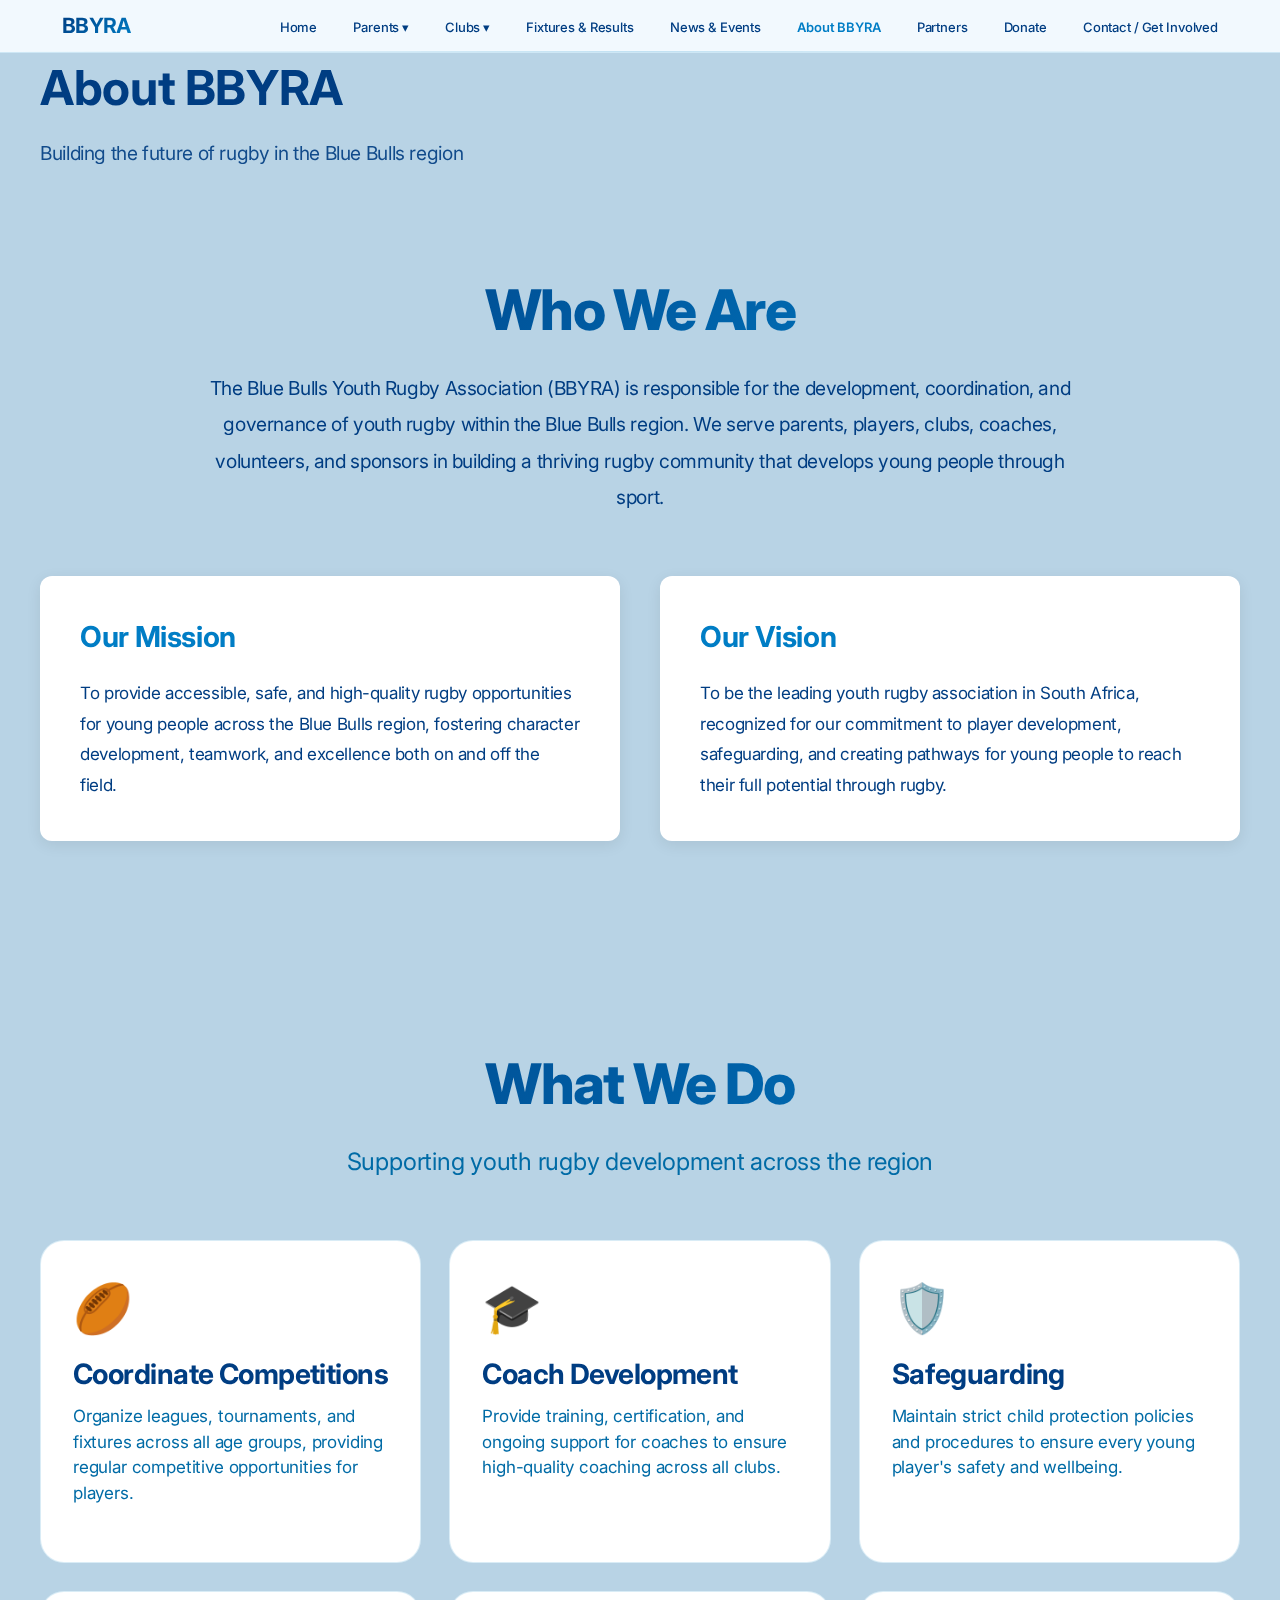
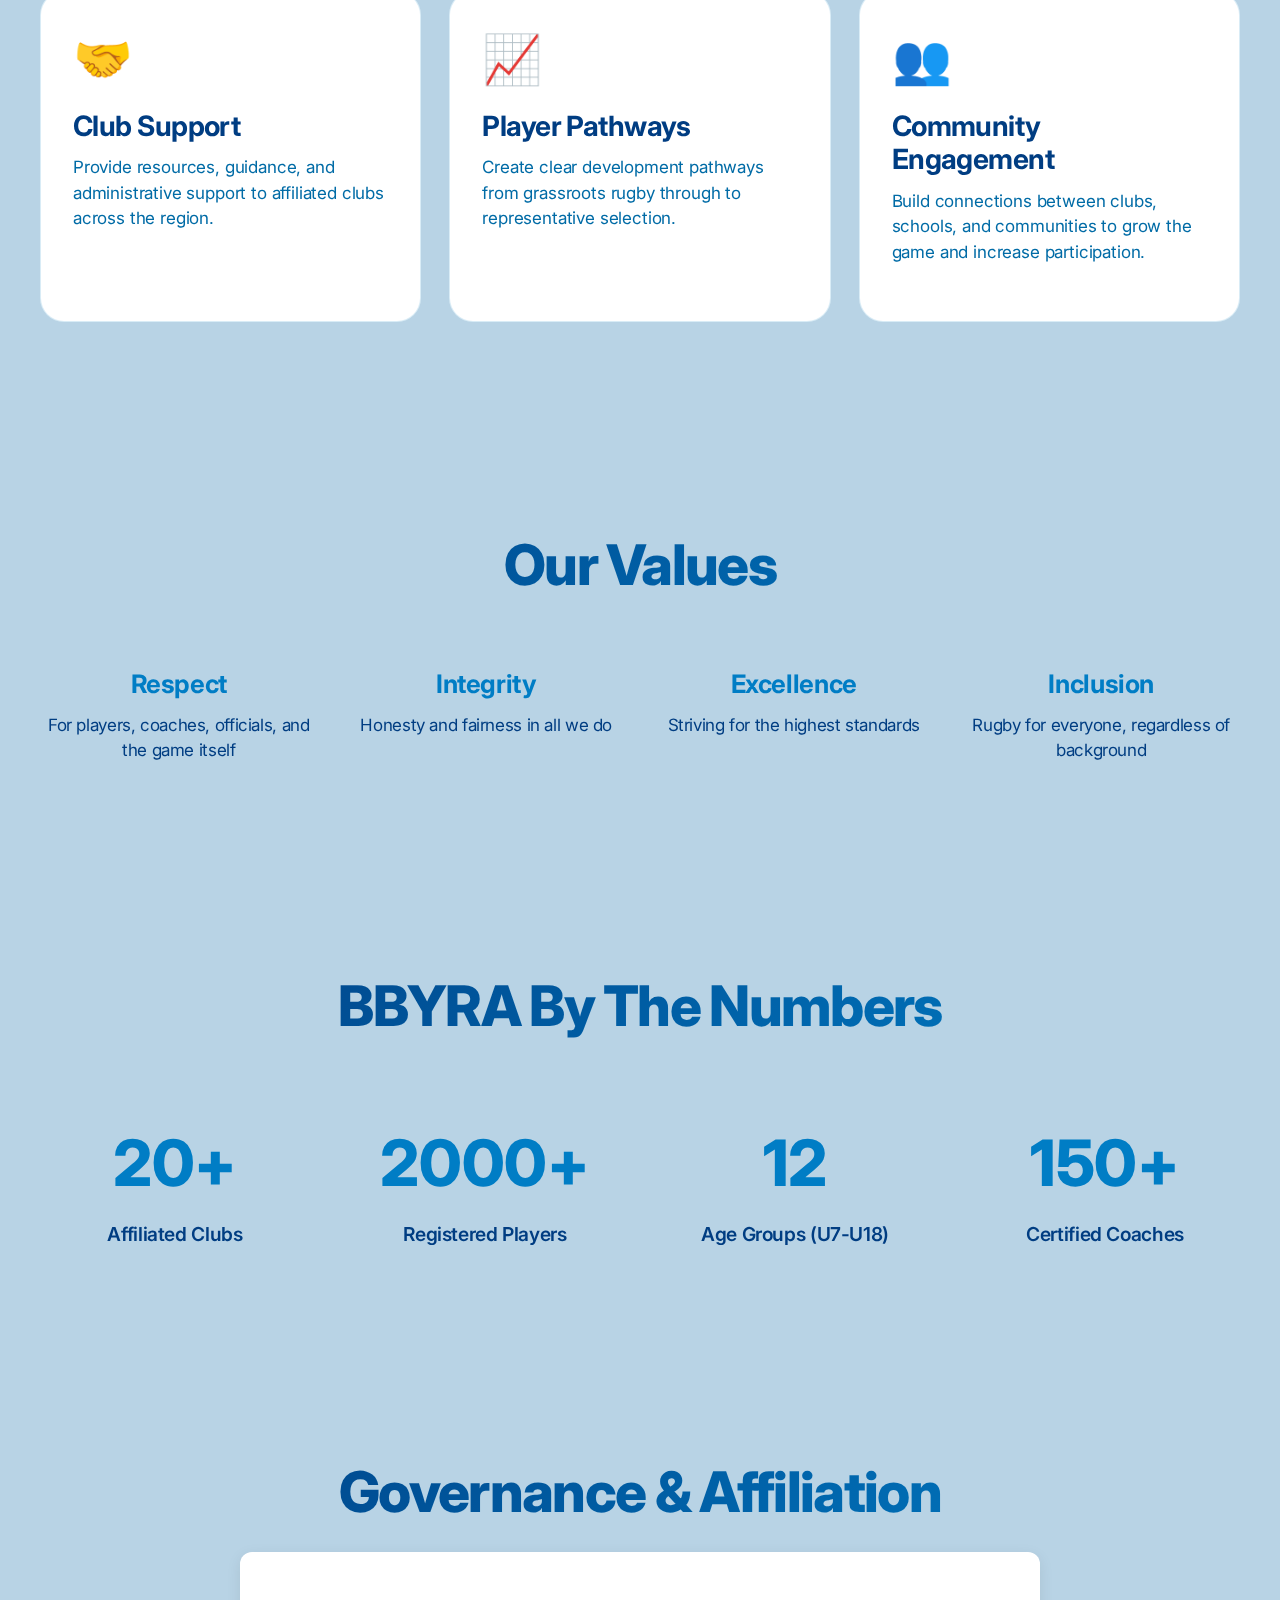
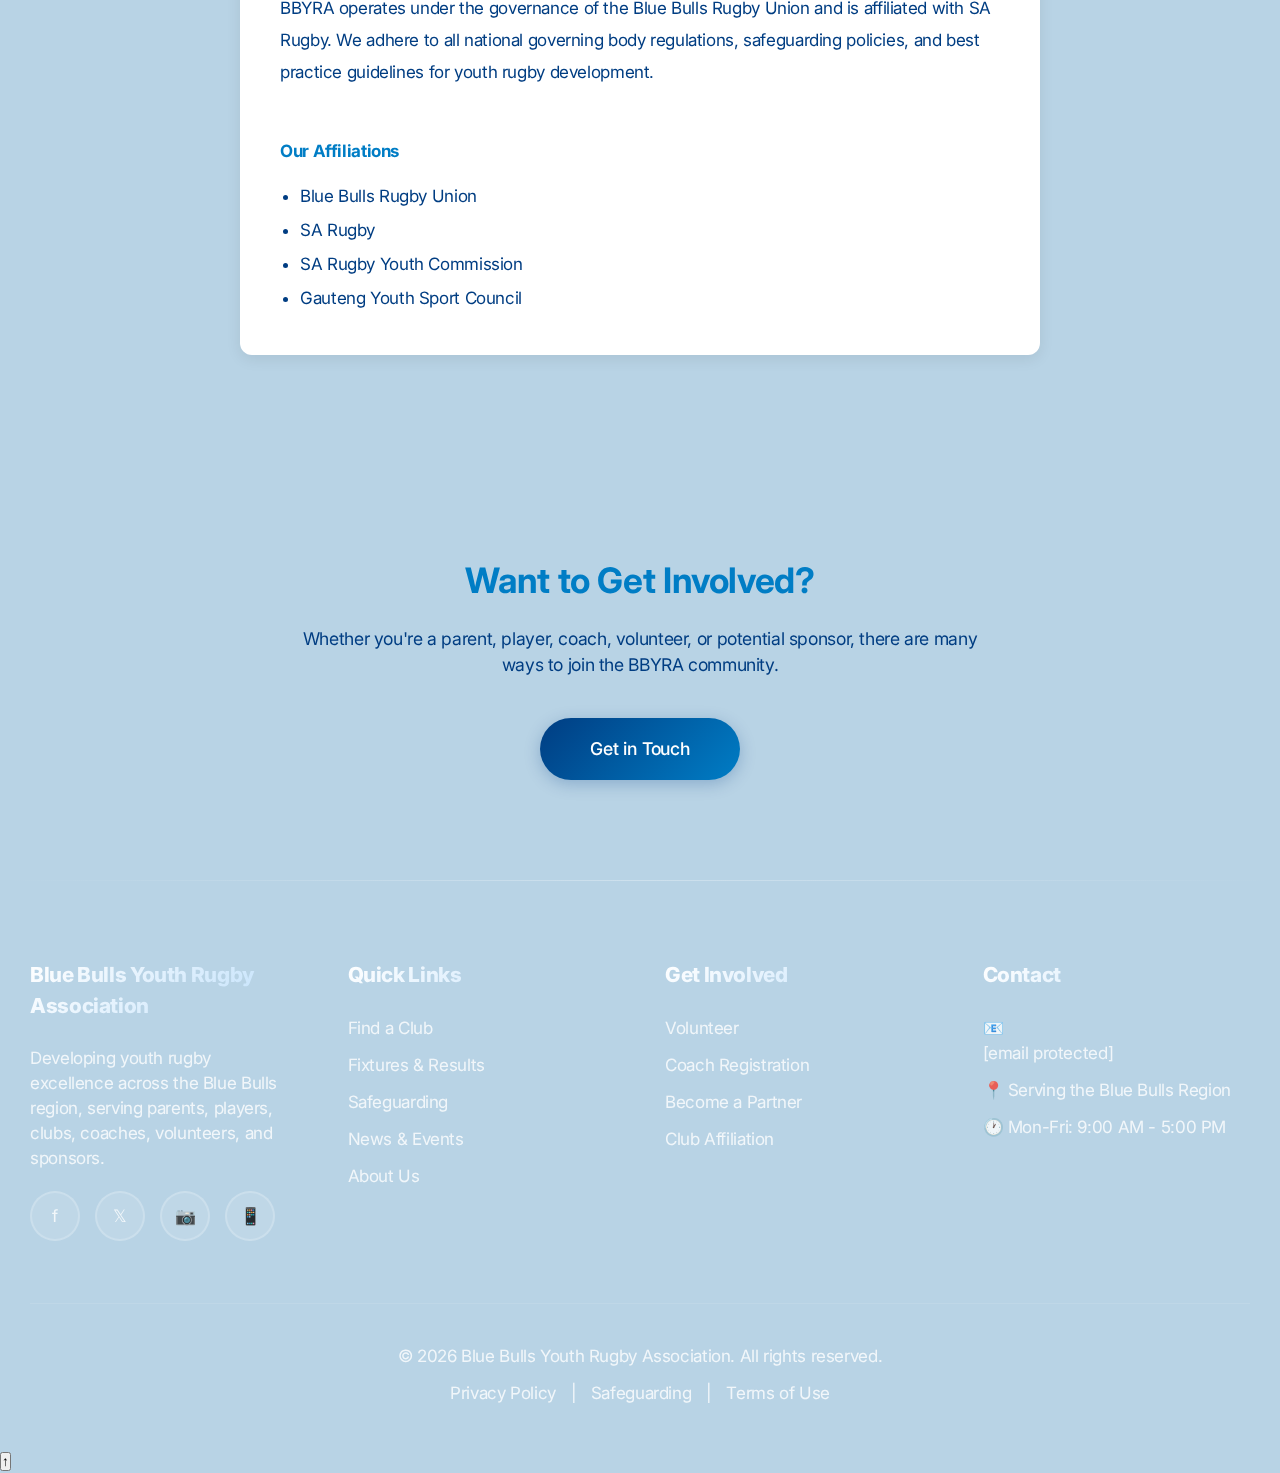
<file: about.html>
<!DOCTYPE html>
<html lang="en">
<head>
    <meta charset="UTF-8">
    <meta name="viewport" content="width=device-width, initial-scale=1.0">
    <title>About BBYRA | Blue Bulls Youth Rugby Association</title>
    <link rel="stylesheet" href="styles.css">
</head>
<body>
    <!-- Page Loader -->
    <div class="page-loader">
        <div class="loader-content">
            
            
            <div class="loader-spinner"></div>
        </div>
    </div>
    <!-- Navigation -->
    <nav class="navbar">
        <div class="nav-container">
            <a href="index.html" class="logo">BBYRA</a>
            <button class="mobile-menu-toggle" onclick="toggleMenu()">☰</button>
            <ul class="nav-menu" id="navMenu">
                <li><a href="index.html">Home</a></li>
                <li class="dropdown">
                    <a href="parents.html">Parents ▾</a>
                    <div class="dropdown-content">
                        <a href="parents.html">Parent Guide</a>
                        <a href="parents.html#how-it-works">How Youth Rugby Works</a>
                        <a href="parents.html#age-groups">Age Groups (U7–U18)</a>
                        <a href="safeguarding.html">Safety & Safeguarding</a>
                    </div>
                </li>
                <li class="dropdown">
                    <a href="clubs.html">Clubs ▾</a>
                    <div class="dropdown-content">
                        <a href="clubs.html">Affiliated Clubs</a>
                        <a href="clubs.html">Club Resources</a>
                    </div>
                </li>
                <li><a href="fixtures.html">Fixtures & Results</a></li>
                <li><a href="news.html">News & Events</a></li>
                <li><a href="about.html">About BBYRA</a></li>
                <li><a href="partners.html">Partners</a></li>
                <li><a href="donate.html">Donate</a></li>
                <li><a href="contact.html">Contact / Get Involved</a></li>
            </ul>
        </div>
    </nav>

    <!-- Page Header -->
    <section class="page-hero">
        <div class="container">
            <h1 style="font-size: 3rem; margin-bottom: 15px;">About BBYRA</h1>
            <p style="font-size: 1.2rem; opacity: 0.9;">Building the future of rugby in the Blue Bulls region</p>
        </div>
    </section>

    <!-- Mission & Vision -->
    <section class="section">
        <div class="container">
            <div style="max-width: 900px; margin: 0 auto;">
                <h2 class="section-title">Who We Are</h2>
                <p style="font-size: 1.2rem; line-height: 1.9; color: var(--txt-2); text-align: center; margin-bottom: 50px;">
                    The Blue Bulls Youth Rugby Association (BBYRA) is responsible for the development, coordination, and governance 
                    of youth rugby within the Blue Bulls region. We serve parents, players, clubs, coaches, volunteers, and sponsors 
                    in building a thriving rugby community that develops young people through sport.
                </p>
            </div>

            <div style="display: grid; grid-template-columns: repeat(auto-fit, minmax(300px, 1fr)); gap: 40px; margin-top: 60px;">
                <div style="background: white; padding: 40px; border-radius: 12px; box-shadow: 0 4px 15px rgba(0,0,0,0.08);">
                    <h3 style="color: #007DC5; margin-bottom: 20px; font-size: 1.8rem;">Our Mission</h3>
                    <p style="color: var(--txt-2); line-height: 1.8;">
                        To provide accessible, safe, and high-quality rugby opportunities for young people across the Blue Bulls region, 
                        fostering character development, teamwork, and excellence both on and off the field.
                    </p>
                </div>

                <div style="background: white; padding: 40px; border-radius: 12px; box-shadow: 0 4px 15px rgba(0,0,0,0.08);">
                    <h3 style="color: #007DC5; margin-bottom: 20px; font-size: 1.8rem;">Our Vision</h3>
                    <p style="color: var(--txt-2); line-height: 1.8;">
                        To be the leading youth rugby association in South Africa, recognized for our commitment to player development, 
                        safeguarding, and creating pathways for young people to reach their full potential through rugby.
                    </p>
                </div>
            </div>
        </div>
    </section>

    <!-- What We Do -->
    <section class="section bg-light">
        <div class="container">
            <h2 class="section-title">What We Do</h2>
            <p class="section-subtitle">Supporting youth rugby development across the region</p>

            <div class="card-grid">
                <div class="card">
                    <div class="card-content">
                        <div style="font-size: 3rem; color: #007DC5; margin-bottom: 15px;">🏉</div>
                        <h3>Coordinate Competitions</h3>
                        <p>Organize leagues, tournaments, and fixtures across all age groups, providing regular competitive opportunities for players.</p>
                    </div>
                </div>

                <div class="card">
                    <div class="card-content">
                        <div style="font-size: 3rem; color: #007DC5; margin-bottom: 15px;">🎓</div>
                        <h3>Coach Development</h3>
                        <p>Provide training, certification, and ongoing support for coaches to ensure high-quality coaching across all clubs.</p>
                    </div>
                </div>

                <div class="card">
                    <div class="card-content">
                        <div style="font-size: 3rem; color: #007DC5; margin-bottom: 15px;">🛡️</div>
                        <h3>Safeguarding</h3>
                        <p>Maintain strict child protection policies and procedures to ensure every young player's safety and wellbeing.</p>
                    </div>
                </div>

                <div class="card">
                    <div class="card-content">
                        <div style="font-size: 3rem; color: #007DC5; margin-bottom: 15px;">🤝</div>
                        <h3>Club Support</h3>
                        <p>Provide resources, guidance, and administrative support to affiliated clubs across the region.</p>
                    </div>
                </div>

                <div class="card">
                    <div class="card-content">
                        <div style="font-size: 3rem; color: #007DC5; margin-bottom: 15px;">📈</div>
                        <h3>Player Pathways</h3>
                        <p>Create clear development pathways from grassroots rugby through to representative selection.</p>
                    </div>
                </div>

                <div class="card">
                    <div class="card-content">
                        <div style="font-size: 3rem; color: #007DC5; margin-bottom: 15px;">👥</div>
                        <h3>Community Engagement</h3>
                        <p>Build connections between clubs, schools, and communities to grow the game and increase participation.</p>
                    </div>
                </div>
            </div>
        </div>
    </section>

    <!-- Our Values -->
    <section class="section">
        <div class="container">
            <h2 class="section-title">Our Values</h2>
            
            <div style="display: grid; grid-template-columns: repeat(auto-fit, minmax(250px, 1fr)); gap: 30px; margin-top: 40px;">
                <div style="text-align: center;">
                                      <h2 style="color: #007DC5; margin-bottom: 10px;">Respect</h2>
                    <p style="color: var(--txt-2);">For players, coaches, officials, and the game itself</p>
                </div>

                <div style="text-align: center;">
                    <h2 style="color: #007DC5; margin-bottom: 10px;">Integrity</h2>
                    <p style="color: var(--txt-2);">Honesty and fairness in all we do</p>
                </div>

                <div style="text-align: center;">
                    <h2 style="color: #007DC5; margin-bottom: 10px;">Excellence</h2>
                    <p style="color: var(--txt-2);">Striving for the highest standards</p>
                </div>

                <div style="text-align: center;">
                    <h2 style="color: #007DC5; margin-bottom: 10px;">Inclusion</h2>
                    <p style="color: var(--txt-2);">Rugby for everyone, regardless of background</p>
                </div>
            </div>
        </div>
    </section>

    <!-- By The Numbers -->
    <section class="section bg-light">
        <div class="container">
            <h2 class="section-title">BBYRA By The Numbers</h2>
            
            <div style="display: grid; grid-template-columns: repeat(auto-fit, minmax(200px, 1fr)); gap: 40px; margin-top: 50px; text-align: center;">
                <div>
                    <div style="font-size: 4rem; font-weight: 800; color: #007DC5; margin-bottom: 10px;">20+</div>
                    <p style="font-size: 1.2rem; color: var(--txt-2); font-weight: 600;">Affiliated Clubs</p>
                </div>

                <div>
                    <div style="font-size: 4rem; font-weight: 800; color: #007DC5; margin-bottom: 10px;">2000+</div>
                    <p style="font-size: 1.2rem; color: var(--txt-2); font-weight: 600;">Registered Players</p>
                </div>

                <div>
                    <div style="font-size: 4rem; font-weight: 800; color: #007DC5; margin-bottom: 10px;">12</div>
                    <p style="font-size: 1.2rem; color: var(--txt-2); font-weight: 600;">Age Groups (U7-U18)</p>
                </div>

                <div>
                    <div style="font-size: 4rem; font-weight: 800; color: #007DC5; margin-bottom: 10px;">150+</div>
                    <p style="font-size: 1.2rem; color: var(--txt-2); font-weight: 600;">Certified Coaches</p>
                </div>
            </div>
        </div>
    </section>

    <!-- Governance -->
    <section class="section">
        <div class="container">
            <h2 class="section-title">Governance & Affiliation</h2>
            
            <div style="max-width: 800px; margin: 0 auto;">
                <div style="background: white; padding: 40px; border-radius: 12px; box-shadow: 0 4px 15px rgba(0,0,0,0.08);">
                    <p style="color: var(--txt-2); line-height: 1.9; margin-bottom: 25px;">
                        BBYRA operates under the governance of the Blue Bulls Rugby Union and is affiliated with SA Rugby. 
                        We adhere to all national governing body regulations, safeguarding policies, and best practice guidelines 
                        for youth rugby development.
                    </p>
                    
                    <div style="border-top: 2px solid var(--bb-ultra); padding-top: 25px;">
                        <h4 style="color: #007DC5; margin-bottom: 15px;">Our Affiliations</h4>
                        <ul style="color: var(--txt-2); line-height: 2; margin-left: 20px;">
                            <li>Blue Bulls Rugby Union</li>
                            <li>SA Rugby</li>
                            <li>SA Rugby Youth Commission</li>
                            <li>Gauteng Youth Sport Council</li>
                        </ul>
                    </div>
                </div>
            </div>
        </div>
    </section>

    <!-- CTA -->
    <section class="section bg-light">
        <div class="container" style="text-align: center;">
            <h2 style="color: #007DC5; margin-bottom: 20px; font-size: 2.2rem;">Want to Get Involved?</h2>
            <p style="font-size: 1.1rem; color: var(--txt-2); margin-bottom: 40px; max-width: 700px; margin-left: auto; margin-right: auto;">
                Whether you're a parent, player, coach, volunteer, or potential sponsor, there are many ways to join the BBYRA community.
            </p>
            <a href="contact.html" class="btn btn-primary" style="font-size: 1.1rem; padding: 18px 50px;">Get in Touch</a>
        </div>
    </section>

    <!-- Footer -->
    <footer class="footer">
        <div class="footer-content">
            <div>
                <h4>Blue Bulls Youth Rugby Association</h4>
                <p>Developing youth rugby excellence across the Blue Bulls region, serving parents, players, clubs, coaches, volunteers, and sponsors.</p>
                <div class="social-links">
                    <a href="#" title="Facebook">f</a>
                    <a href="#" title="Twitter">𝕏</a>
                    <a href="#" title="Instagram">📷</a>
                    <a href="#" title="WhatsApp">📱</a>
                </div>
            </div>
            
            <div>
                <h4>Quick Links</h4>
                <a href="clubs.html">Find a Club</a>
                <a href="fixtures.html">Fixtures & Results</a>
                <a href="safeguarding.html">Safeguarding</a>
                <a href="news.html">News & Events</a>
                <a href="about.html">About Us</a>
            </div>
            
            <div>
                <h4>Get Involved</h4>
                <a href="contact.html">Volunteer</a>
                <a href="contact.html">Coach Registration</a>
                <a href="partners.html">Become a Partner</a>
                <a href="contact.html">Club Affiliation</a>
            </div>
            
            <div>
                <h4>Contact</h4>
                <p>📧 <a href="/cdn-cgi/l/email-protection" class="__cf_email__" data-cfemail="0e676068614e6c6c777c6f206d6120746f">[email&#160;protected]</a></p>
                <p>📍 Serving the Blue Bulls Region</p>
                <p>🕐 Mon-Fri: 9:00 AM - 5:00 PM</p>
            </div>
        </div>
        
        <div class="footer-bottom">
            <p>&copy; 2026 Blue Bulls Youth Rugby Association. All rights reserved.</p>
            <p><a href="#privacy">Privacy Policy</a> | <a href="safeguarding.html">Safeguarding</a> | <a href="#terms">Terms of Use</a></p>
        </div>
    </footer>
    <button class="back-to-top" id="backToTop" title="Back to top">↑</button>
    <script src="script.js"></script>
</body>
</html>
</file>
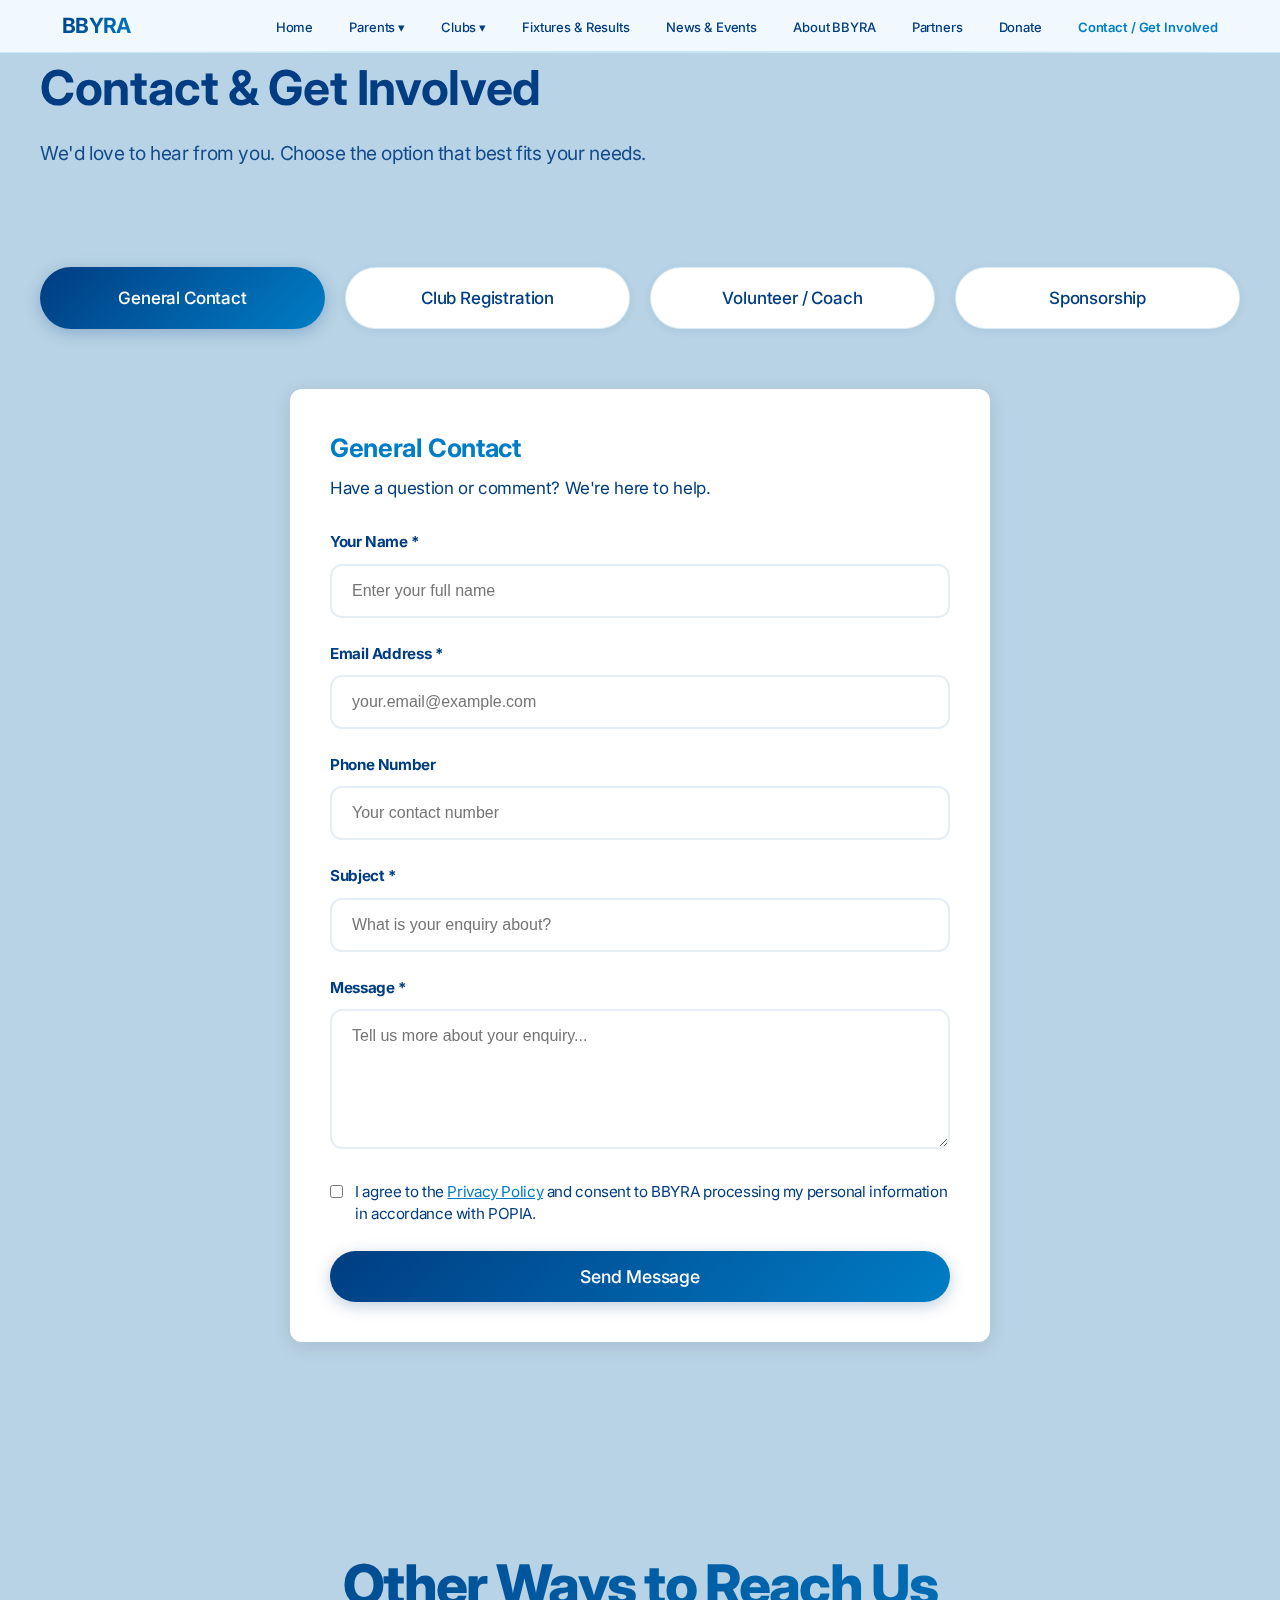
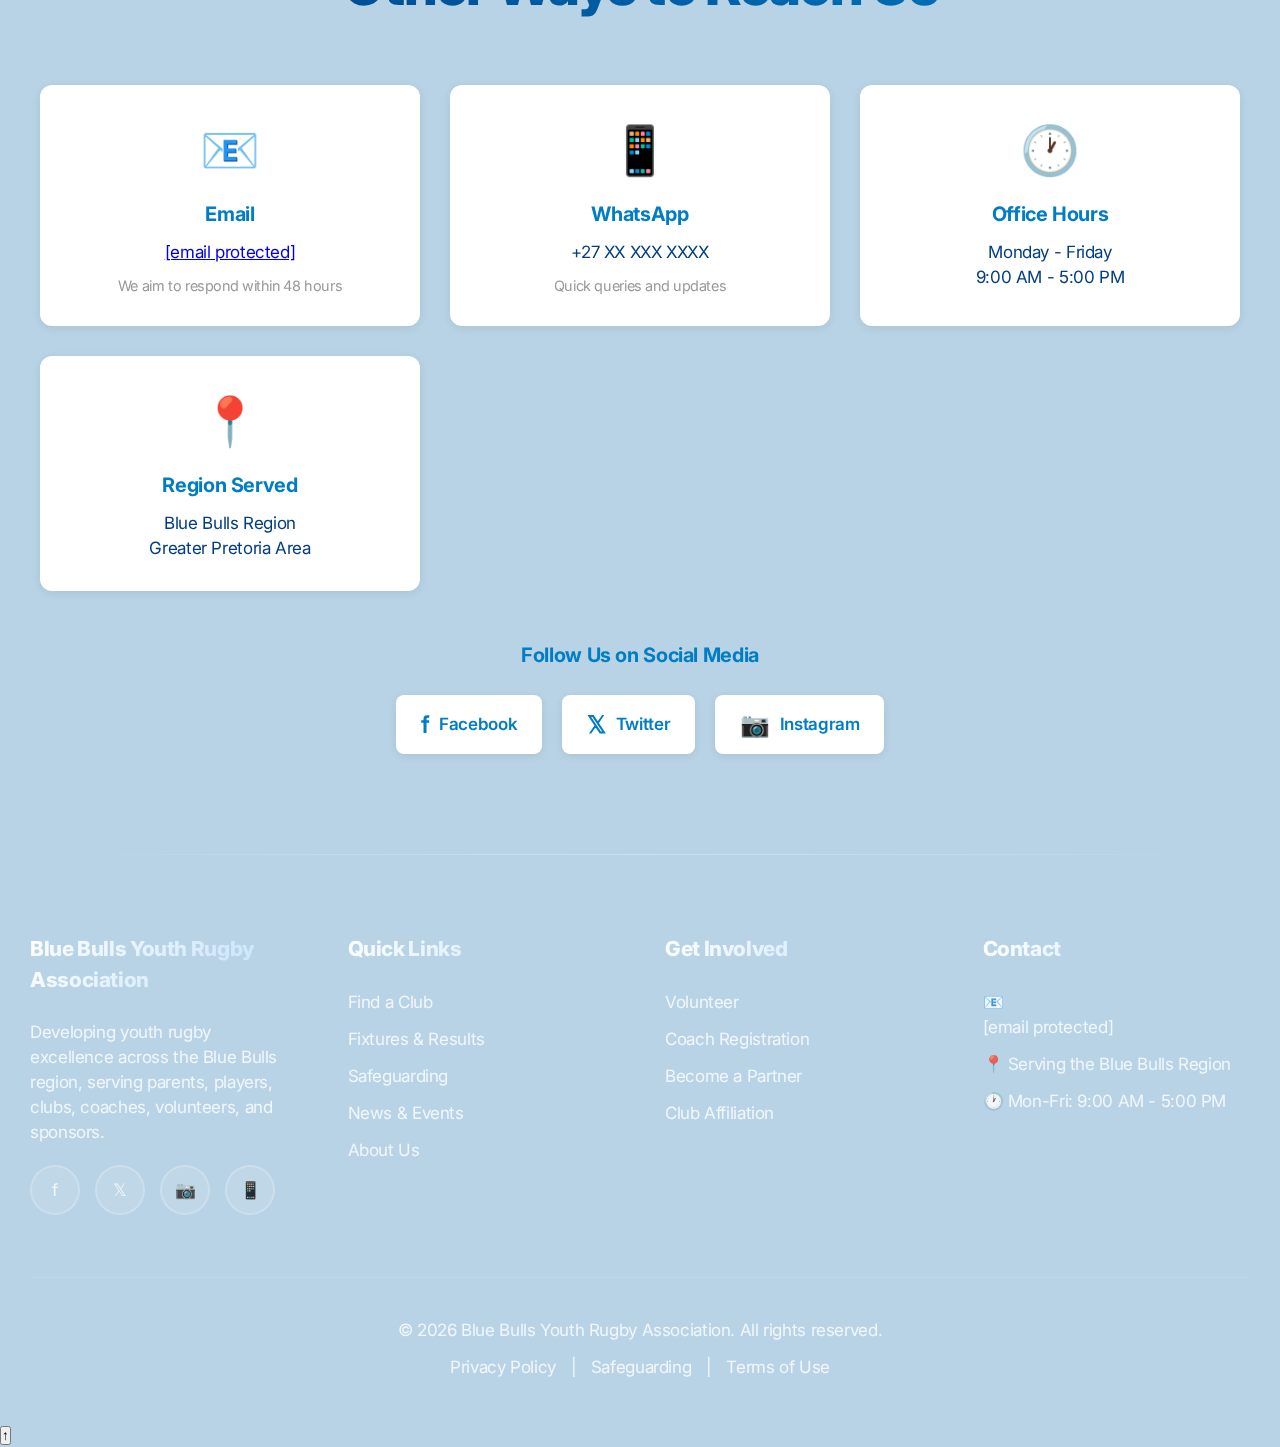
<file: contact.html>
<!DOCTYPE html>
<html lang="en">
<head>
    <meta charset="UTF-8">
    <meta name="viewport" content="width=device-width, initial-scale=1.0">
    <title>Contact & Get Involved | BBYRA</title>
    <link rel="stylesheet" href="styles.css">
</head>
<body>
    <!-- Page Loader -->
    <div class="page-loader">
        <div class="loader-content">
       
            <div class="loader-spinner"></div>
        </div>
    </div>
    <!-- Navigation -->
    <nav class="navbar">
        <div class="nav-container">
            <a href="index.html" class="logo">BBYRA</a>
            <button class="mobile-menu-toggle" onclick="toggleMenu()">☰</button>
            <ul class="nav-menu" id="navMenu">
                <li><a href="index.html">Home</a></li>
                <li class="dropdown">
                    <a href="parents.html">Parents ▾</a>
                    <div class="dropdown-content">
                        <a href="parents.html">Parent Guide</a>
                        <a href="parents.html#how-it-works">How Youth Rugby Works</a>
                        <a href="parents.html#age-groups">Age Groups (U7–U18)</a>
                        <a href="safeguarding.html">Safety & Safeguarding</a>
                    </div>
                </li>
                <li class="dropdown">
                    <a href="clubs.html">Clubs ▾</a>
                    <div class="dropdown-content">
                        <a href="clubs.html">Affiliated Clubs</a>
                        <a href="clubs.html">Club Resources</a>
                    </div>
                </li>
                <li><a href="fixtures.html">Fixtures & Results</a></li>
                <li><a href="news.html">News & Events</a></li>
                <li><a href="about.html">About BBYRA</a></li>
                <li><a href="partners.html">Partners</a></li>
                <li><a href="donate.html">Donate</a></li>
                <li><a href="contact.html">Contact / Get Involved</a></li>
            </ul>
        </div>
    </nav>

    <!-- Page Header -->
    <section class="page-hero">
        <div class="container">
            <h1 style="font-size: 3rem; margin-bottom: 15px;">Contact & Get Involved</h1>
            <p style="font-size: 1.2rem; opacity: 0.9;">We'd love to hear from you. Choose the option that best fits your needs.</p>
        </div>
    </section>

    <!-- Contact Options -->
    <section class="section">
        <div class="container">
            <div style="display: grid; grid-template-columns: repeat(auto-fit, minmax(250px, 1fr)); gap: 20px; margin-bottom: 60px;">
                <button onclick="showForm('general')" class="btn btn-primary" style="padding: 20px; width: 100%;">General Contact</button>
                <button onclick="showForm('club')" class="btn btn-secondary" style="padding: 20px; width: 100%;">Club Registration</button>
                <button onclick="showForm('volunteer')" class="btn btn-secondary" style="padding: 20px; width: 100%;">Volunteer / Coach</button>
                <button onclick="showForm('sponsor')" class="btn btn-secondary" style="padding: 20px; width: 100%;">Sponsorship</button>
            </div>

            <!-- General Contact Form -->
            <div id="general-form" class="contact-form-container">
                <div style="max-width: 700px; margin: 0 auto; background: white; padding: 40px; border-radius: 12px; box-shadow: 0 4px 20px rgba(0,0,0,0.1);">
                    <h2 style="color: #007DC5; margin-bottom: 10px;">General Contact</h2>
                    <p style="color: var(--txt-2); margin-bottom: 30px;">Have a question or comment? We're here to help.</p>
                    
                    <form>
                        <div class="form-group">
                            <label>Your Name *</label>
                            <input type="text" required placeholder="Enter your full name">
                        </div>

                        <div class="form-group">
                            <label>Email Address *</label>
                            <input type="email" required placeholder="your.email@example.com">
                        </div>

                        <div class="form-group">
                            <label>Phone Number</label>
                            <input type="tel" placeholder="Your contact number">
                        </div>

                        <div class="form-group">
                            <label>Subject *</label>
                            <input type="text" required placeholder="What is your enquiry about?">
                        </div>

                        <div class="form-group">
                            <label>Message *</label>
                            <textarea required placeholder="Tell us more about your enquiry..."></textarea>
                        </div>

                        <div class="form-group checkbox-group">
                            <input type="checkbox" id="privacy1" required>
                            <label for="privacy1">I agree to the <a href="#" style="color: #007DC5;">Privacy Policy</a> and consent to BBYRA processing my personal information in accordance with POPIA.</label>
                        </div>

                        <button type="submit" class="btn btn-primary" style="width: 100%; padding: 15px; font-size: 1.1rem;">Send Message</button>
                    </form>
                </div>
            </div>

            <!-- Club Registration Form -->
            <div id="club-form" class="contact-form-container" style="display: none;">
                <div style="max-width: 700px; margin: 0 auto; background: white; padding: 40px; border-radius: 12px; box-shadow: 0 4px 20px rgba(0,0,0,0.1);">
                    <h2 style="color: #007DC5; margin-bottom: 10px;">Club Affiliation Interest</h2>
                    <p style="color: var(--txt-2); margin-bottom: 30px;">Interested in affiliating your club with BBYRA? Let us know!</p>
                    
                    <form>
                        <div class="form-group">
                            <label>Club Name *</label>
                            <input type="text" required placeholder="Your club's name">
                        </div>

                        <div class="form-group">
                            <label>Contact Person *</label>
                            <input type="text" required placeholder="Name of main contact">
                        </div>

                        <div class="form-group">
                            <label>Email Address *</label>
                            <input type="email" required placeholder="club@example.com">
                        </div>

                        <div class="form-group">
                            <label>Phone Number *</label>
                            <input type="tel" required placeholder="Contact number">
                        </div>

                        <div class="form-group">
                            <label>Club Location / Area *</label>
                            <input type="text" required placeholder="e.g., Pretoria North, Centurion">
                        </div>

                        <div class="form-group">
                            <label>Age Groups Offered</label>
                            <select>
                                <option>Select primary age groups</option>
                                <option>U7 - U9</option>
                                <option>U10 - U13</option>
                                <option>U14 - U18</option>
                                <option>All Age Groups</option>
                            </select>
                        </div>

                        <div class="form-group">
                            <label>Additional Information</label>
                            <textarea placeholder="Tell us about your club, facilities, number of players, etc."></textarea>
                        </div>

                        <div class="form-group checkbox-group">
                            <input type="checkbox" id="privacy2" required>
                            <label for="privacy2">I agree to the <a href="#" style="color: #007DC5;">Privacy Policy</a> and consent to BBYRA processing this information in accordance with POPIA.</label>
                        </div>

                        <button type="submit" class="btn btn-primary" style="width: 100%; padding: 15px; font-size: 1.1rem;">Submit Interest</button>
                    </form>
                </div>
            </div>

            <!-- Volunteer/Coach Form -->
            <div id="volunteer-form" class="contact-form-container" style="display: none;">
                <div style="max-width: 700px; margin: 0 auto; background: white; padding: 40px; border-radius: 12px; box-shadow: 0 4px 20px rgba(0,0,0,0.1);">
                    <h2 style="color: #007DC5; margin-bottom: 10px;">Volunteer / Coach Interest</h2>
                    <p style="color: var(--txt-2); margin-bottom: 30px;">Join our team of dedicated volunteers and coaches.</p>
                    
                    <form>
                        <div class="form-group">
                            <label>Your Name *</label>
                            <input type="text" required placeholder="Enter your full name">
                        </div>

                        <div class="form-group">
                            <label>Email Address *</label>
                            <input type="email" required placeholder="your.email@example.com">
                        </div>

                        <div class="form-group">
                            <label>Phone Number *</label>
                            <input type="tel" required placeholder="Your contact number">
                        </div>

                        <div class="form-group">
                            <label>Area / Preferred Club</label>
                            <input type="text" placeholder="Which area or club would you like to support?">
                        </div>

                        <div class="form-group">
                            <label>Interest *</label>
                            <select required>
                                <option value="">Select your area of interest</option>
                                <option>Coaching</option>
                                <option>Assistant Coaching</option>
                                <option>Team Management</option>
                                <option>Administrative Support</option>
                                <option>Match Day Volunteering</option>
                                <option>Other</option>
                            </select>
                        </div>

                        <div class="form-group">
                            <label>Experience & Qualifications</label>
                            <textarea placeholder="Tell us about your rugby background, coaching qualifications, or relevant experience..."></textarea>
                        </div>

                        <div class="form-group checkbox-group">
                            <input type="checkbox" id="privacy3" required>
                            <label for="privacy3">I agree to the <a href="#" style="color: #007DC5;">Privacy Policy</a> and consent to background screening as required for working with youth players.</label>
                        </div>

                        <button type="submit" class="btn btn-primary" style="width: 100%; padding: 15px; font-size: 1.1rem;">Submit Application</button>
                    </form>
                </div>
            </div>

            <!-- Sponsorship Form -->
            <div id="sponsor-form" class="contact-form-container" style="display: none;">
                <div style="max-width: 700px; margin: 0 auto; background: white; padding: 40px; border-radius: 12px; box-shadow: 0 4px 20px rgba(0,0,0,0.1);">
                    <h2 style="color: #007DC5; margin-bottom: 10px;">Sponsorship Enquiry</h2>
                    <p style="color: var(--txt-2); margin-bottom: 30px;">Partner with BBYRA to support youth rugby development.</p>
                    
                    <form>
                        <div class="form-group">
                            <label>Company / Organization Name *</label>
                            <input type="text" required placeholder="Your company name">
                        </div>

                        <div class="form-group">
                            <label>Contact Person *</label>
                            <input type="text" required placeholder="Your full name">
                        </div>

                        <div class="form-group">
                            <label>Email Address *</label>
                            <input type="email" required placeholder="business@example.com">
                        </div>

                        <div class="form-group">
                            <label>Phone Number *</label>
                            <input type="tel" required placeholder="Contact number">
                        </div>

                        <div class="form-group">
                            <label>Type of Sponsorship Interest</label>
                            <select>
                                <option>Select sponsorship type</option>
                                <option>Association-Wide Sponsorship</option>
                                <option>Tournament Sponsorship</option>
                                <option>Individual Club Support</option>
                                <option>Equipment Sponsorship</option>
                                <option>Other / Custom Package</option>
                            </select>
                        </div>

                        <div class="form-group">
                            <label>Message</label>
                            <textarea placeholder="Tell us about your sponsorship goals and how you'd like to support youth rugby..."></textarea>
                        </div>

                        <div class="form-group checkbox-group">
                            <input type="checkbox" id="privacy4" required>
                            <label for="privacy4">I agree to the <a href="#" style="color: #007DC5;">Privacy Policy</a> and consent to BBYRA contacting me regarding sponsorship opportunities.</label>
                        </div>

                        <button type="submit" class="btn btn-primary" style="width: 100%; padding: 15px; font-size: 1.1rem;">Submit Enquiry</button>
                    </form>
                </div>
            </div>
        </div>
    </section>

    <!-- Contact Information -->
    <section class="section bg-light">
        <div class="container">
            <h2 class="section-title">Other Ways to Reach Us</h2>
            
            <div style="display: grid; grid-template-columns: repeat(auto-fit, minmax(280px, 1fr)); gap: 30px; margin-top: 40px;">
                <div style="background: white; padding: 30px; border-radius: 12px; text-align: center; box-shadow: 0 2px 10px rgba(0,0,0,0.08);">
                    <div style="font-size: 3rem; color: #007DC5; margin-bottom: 15px;">📧</div>
                    <h3 style="color: #007DC5; margin-bottom: 10px;">Email</h3>
                    <p style="color: var(--txt-2);"><a href="/cdn-cgi/l/email-protection" class="__cf_email__" data-cfemail="2a43444c456a484853584b04494504504b">[email&#160;protected]</a></p>
                    <p style="color: #999; font-size: 0.9rem; margin-top: 10px;">We aim to respond within 48 hours</p>
                </div>

                <div style="background: white; padding: 30px; border-radius: 12px; text-align: center; box-shadow: 0 2px 10px rgba(0,0,0,0.08);">
                    <div style="font-size: 3rem; color: #007DC5; margin-bottom: 15px;">📱</div>
                    <h3 style="color: #007DC5; margin-bottom: 10px;">WhatsApp</h3>
                    <p style="color: var(--txt-2);">+27 XX XXX XXXX</p>
                    <p style="color: #999; font-size: 0.9rem; margin-top: 10px;">Quick queries and updates</p>
                </div>

                <div style="background: white; padding: 30px; border-radius: 12px; text-align: center; box-shadow: 0 2px 10px rgba(0,0,0,0.08);">
                    <div style="font-size: 3rem; color: #007DC5; margin-bottom: 15px;">🕐</div>
                    <h3 style="color: #007DC5; margin-bottom: 10px;">Office Hours</h3>
                    <p style="color: var(--txt-2);">Monday - Friday</p>
                    <p style="color: var(--txt-2);">9:00 AM - 5:00 PM</p>
                </div>

                <div style="background: white; padding: 30px; border-radius: 12px; text-align: center; box-shadow: 0 2px 10px rgba(0,0,0,0.08);">
                    <div style="font-size: 3rem; color: #007DC5; margin-bottom: 15px;">📍</div>
                    <h3 style="color: #007DC5; margin-bottom: 10px;">Region Served</h3>
                    <p style="color: var(--txt-2);">Blue Bulls Region</p>
                    <p style="color: var(--txt-2);">Greater Pretoria Area</p>
                </div>
            </div>

            <!-- Social Media -->
            <div style="text-align: center; margin-top: 50px;">
                <h3 style="color: #007DC5; margin-bottom: 25px;">Follow Us on Social Media</h3>
                <div style="display: flex; gap: 20px; justify-content: center; flex-wrap: wrap;">
                    <a href="#" style="display: inline-flex; align-items: center; gap: 10px; padding: 12px 25px; background: white; border-radius: 8px; text-decoration: none; color: #007DC5; font-weight: 600; box-shadow: 0 2px 8px rgba(0,0,0,0.08);">
                        <span style="font-size: 1.5rem;">f</span> Facebook
                    </a>
                    <a href="#" style="display: inline-flex; align-items: center; gap: 10px; padding: 12px 25px; background: white; border-radius: 8px; text-decoration: none; color: #007DC5; font-weight: 600; box-shadow: 0 2px 8px rgba(0,0,0,0.08);">
                        <span style="font-size: 1.5rem;">𝕏</span> Twitter
                    </a>
                    <a href="#" style="display: inline-flex; align-items: center; gap: 10px; padding: 12px 25px; background: white; border-radius: 8px; text-decoration: none; color: #007DC5; font-weight: 600; box-shadow: 0 2px 8px rgba(0,0,0,0.08);">
                        <span style="font-size: 1.5rem;">📷</span> Instagram
                    </a>
                </div>
            </div>
        </div>
    </section>

    <!-- Footer -->
    <footer class="footer">
        <div class="footer-content">
            <div>
                <h4>Blue Bulls Youth Rugby Association</h4>
                <p>Developing youth rugby excellence across the Blue Bulls region, serving parents, players, clubs, coaches, volunteers, and sponsors.</p>
                <div class="social-links">
                    <a href="#" title="Facebook">f</a>
                    <a href="#" title="Twitter">𝕏</a>
                    <a href="#" title="Instagram">📷</a>
                    <a href="#" title="WhatsApp">📱</a>
                </div>
            </div>
            
            <div>
                <h4>Quick Links</h4>
                <a href="clubs.html">Find a Club</a>
                <a href="fixtures.html">Fixtures & Results</a>
                <a href="safeguarding.html">Safeguarding</a>
                <a href="news.html">News & Events</a>
                <a href="about.html">About Us</a>
            </div>
            
            <div>
                <h4>Get Involved</h4>
                <a href="contact.html">Volunteer</a>
                <a href="contact.html">Coach Registration</a>
                <a href="partners.html">Become a Partner</a>
                <a href="contact.html">Club Affiliation</a>
            </div>
            
            <div>
                <h4>Contact</h4>
                <p>📧 <a href="/cdn-cgi/l/email-protection" class="__cf_email__" data-cfemail="620b0c040d2200001b10034c010d4c1803">[email&#160;protected]</a></p>
                <p>📍 Serving the Blue Bulls Region</p>
                <p>🕐 Mon-Fri: 9:00 AM - 5:00 PM</p>
            </div>
        </div>
        
        <div class="footer-bottom">
            <p>&copy; 2026 Blue Bulls Youth Rugby Association. All rights reserved.</p>
            <p><a href="#privacy">Privacy Policy</a> | <a href="safeguarding.html">Safeguarding</a> | <a href="#terms">Terms of Use</a></p>
        </div>
    </footer>
    <button class="back-to-top" id="backToTop" title="Back to top">↑</button>
    <script src="script.js"></script>
</body>
</html>
</file>
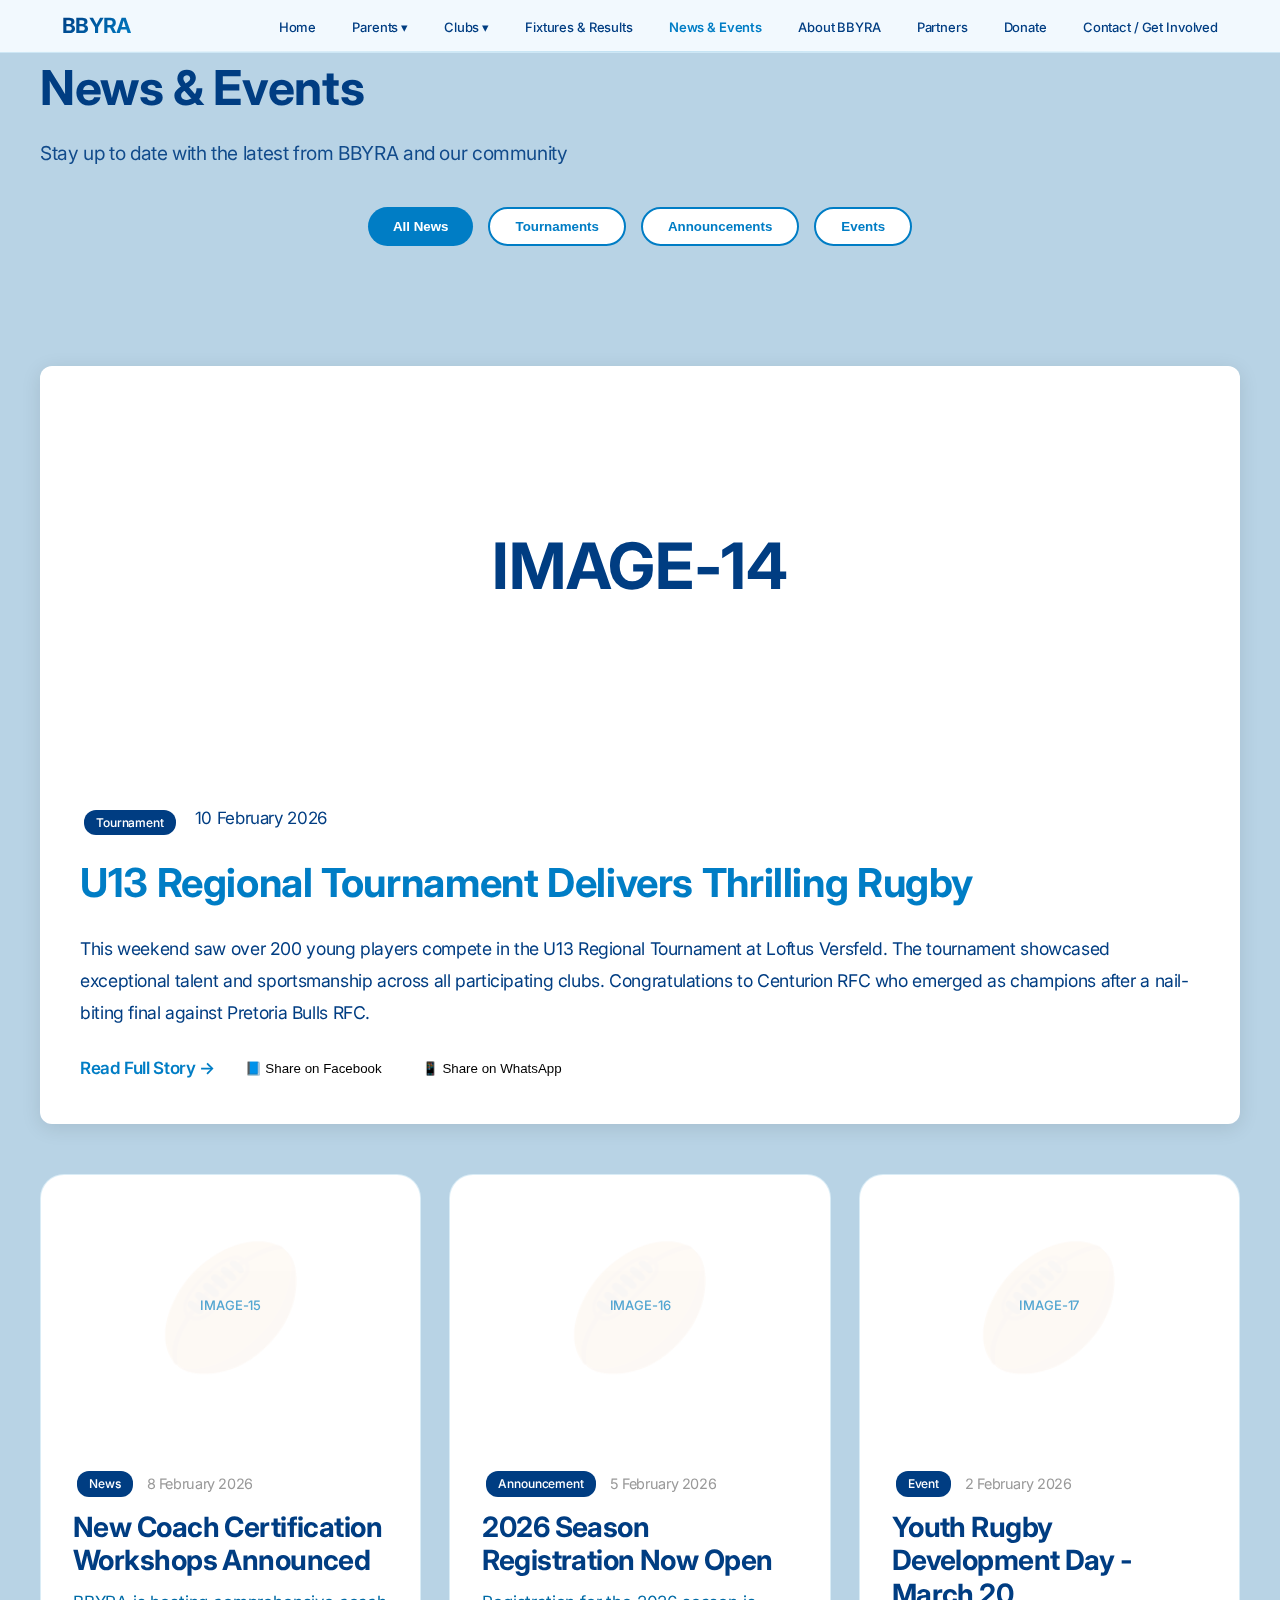
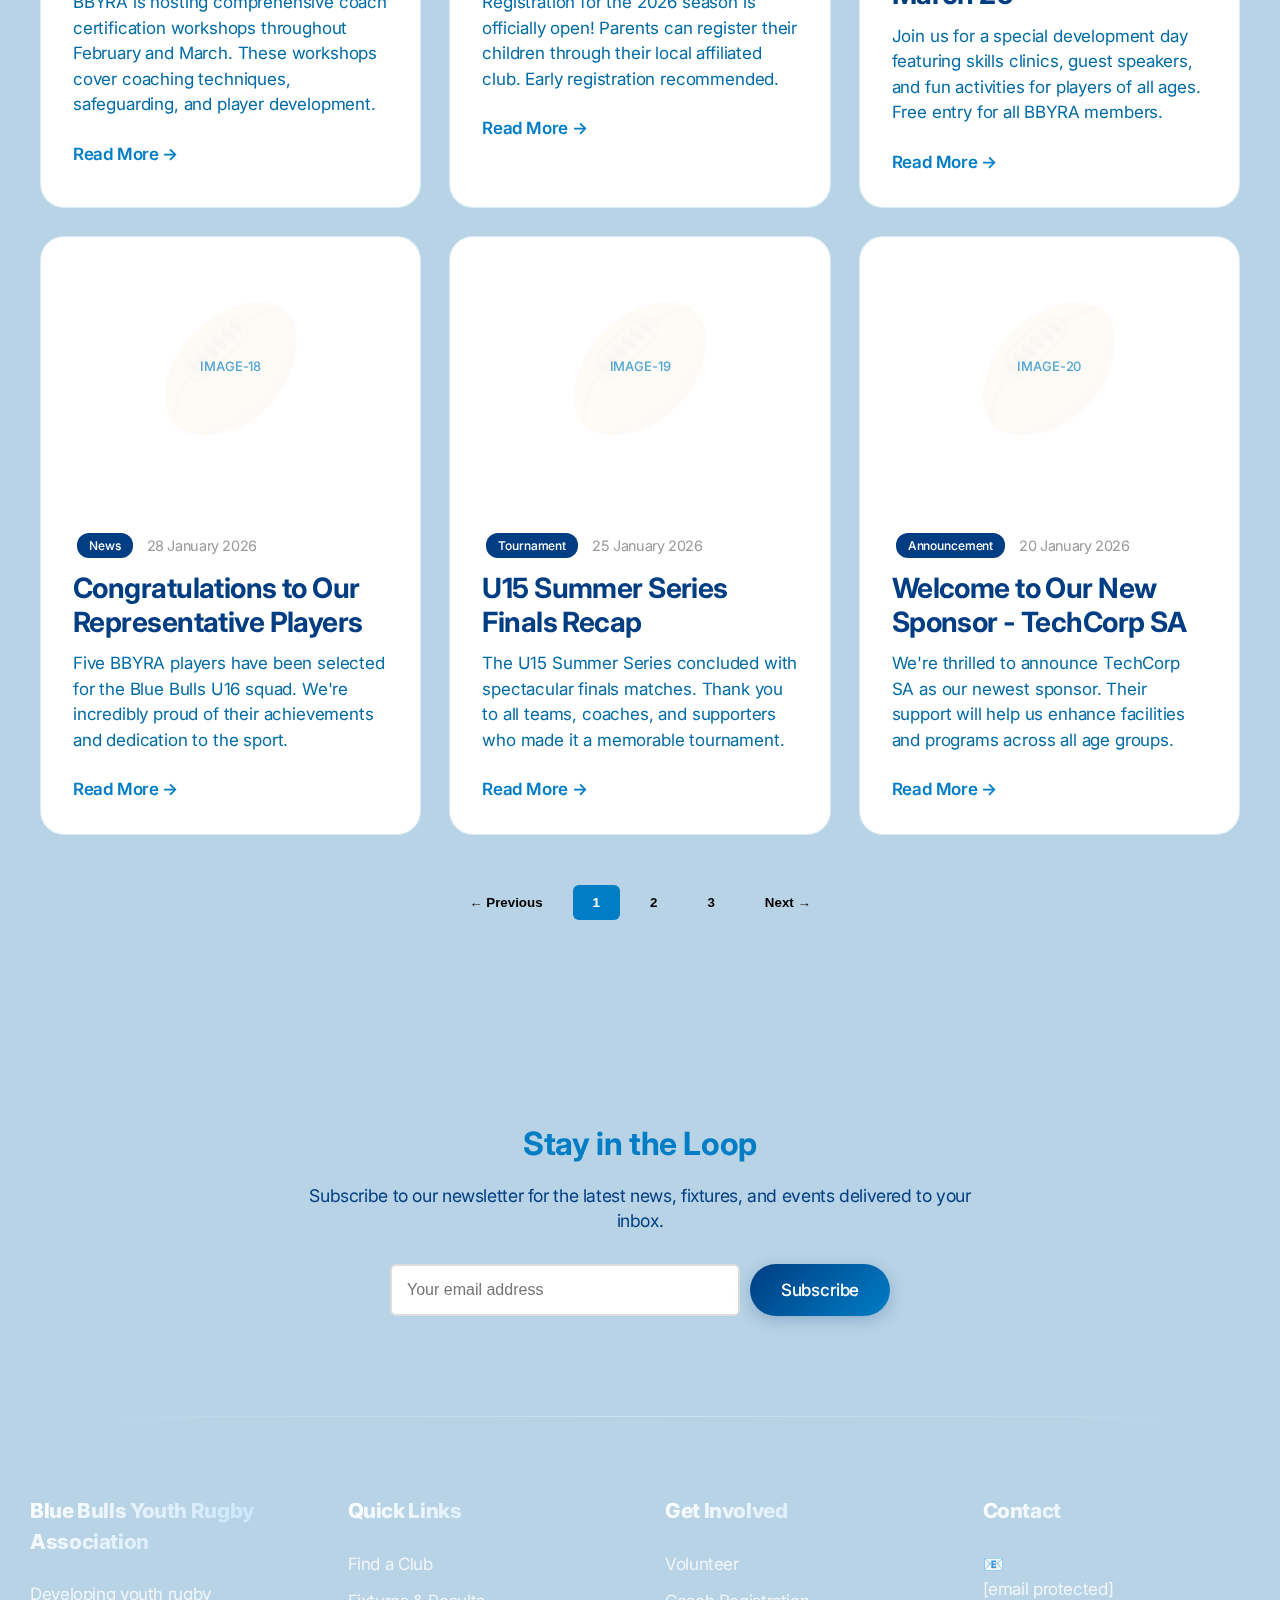
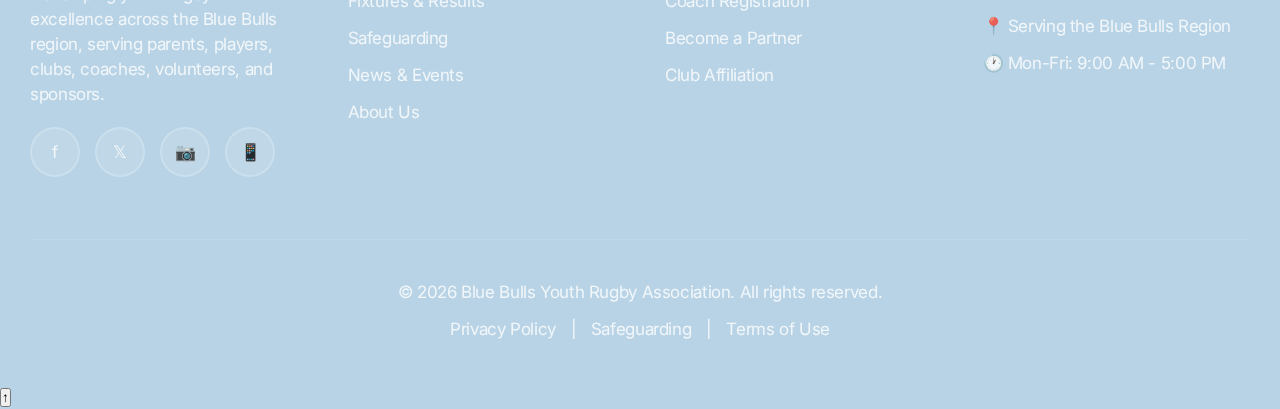
<file: news.html>
<!DOCTYPE html>
<html lang="en">
<head>
    <meta charset="UTF-8">
    <meta name="viewport" content="width=device-width, initial-scale=1.0">
    <title>News & Events | BBYRA</title>
    <link rel="stylesheet" href="styles.css">
</head>
<body>
    <!-- Page Loader -->
    <div class="page-loader">
        <div class="loader-content">
           
            <div class="loader-spinner"></div>
        </div>
    </div>
    <!-- Navigation -->
    <nav class="navbar">
        <div class="nav-container">
            <a href="index.html" class="logo">BBYRA</a>
            <button class="mobile-menu-toggle" onclick="toggleMenu()">☰</button>
            <ul class="nav-menu" id="navMenu">
                <li><a href="index.html">Home</a></li>
                <li class="dropdown">
                    <a href="parents.html">Parents ▾</a>
                    <div class="dropdown-content">
                        <a href="parents.html">Parent Guide</a>
                        <a href="parents.html#how-it-works">How Youth Rugby Works</a>
                        <a href="parents.html#age-groups">Age Groups (U7–U18)</a>
                        <a href="safeguarding.html">Safety & Safeguarding</a>
                    </div>
                </li>
                <li class="dropdown">
                    <a href="clubs.html">Clubs ▾</a>
                    <div class="dropdown-content">
                        <a href="clubs.html">Affiliated Clubs</a>
                        <a href="clubs.html">Club Resources</a>
                    </div>
                </li>
                <li><a href="fixtures.html">Fixtures & Results</a></li>
                <li><a href="news.html">News & Events</a></li>
                <li><a href="about.html">About BBYRA</a></li>
                <li><a href="partners.html">Partners</a></li>
                <li><a href="donate.html">Donate</a></li>
                <li><a href="contact.html">Contact / Get Involved</a></li>
            </ul>
        </div>
    </nav>

    <!-- Page Header -->
    <section class="page-hero">
        <div class="container">
            <h1 style="font-size: 3rem; margin-bottom: 15px;">News & Events</h1>
            <p style="font-size: 1.2rem; opacity: 0.9;">Stay up to date with the latest from BBYRA and our community</p>
        </div>
    </section>

    <!-- Categories -->
    <section class="section" style="padding-top: 40px; padding-bottom: 20px;">
        <div class="container">
            <div style="display: flex; gap: 15px; justify-content: center; flex-wrap: wrap;">
                <button style="padding: 10px 25px; background: #007DC5; color: white; border: none; border-radius: 25px; cursor: pointer; font-weight: 600;">All News</button>
                <button style="padding: 10px 25px; background: white; color: #007DC5; border: 2px solid #007DC5; border-radius: 25px; cursor: pointer; font-weight: 600;">Tournaments</button>
                <button style="padding: 10px 25px; background: white; color: #007DC5; border: 2px solid #007DC5; border-radius: 25px; cursor: pointer; font-weight: 600;">Announcements</button>
                <button style="padding: 10px 25px; background: white; color: #007DC5; border: 2px solid #007DC5; border-radius: 25px; cursor: pointer; font-weight: 600;">Events</button>
            </div>
        </div>
    </section>

    <!-- News Articles -->
    <section class="section">
        <div class="container">
            <!-- Featured Article -->
            <div style="background: white; border-radius: 12px; overflow: hidden; box-shadow: 0 4px 20px rgba(0,0,0,0.1); margin-bottom: 50px;">
                <div style="background: var(--bb-ultra); height: 400px; display: flex; align-items: center; justify-content: center; font-size: 4rem; color: var(--txt-2); font-weight: 700;">IMAGE-14</div>
                <div style="padding: 40px;">
                    <div style="display: flex; gap: 15px; margin-bottom: 15px; flex-wrap: wrap;">
                        <span class="badge">Tournament</span>
                        <span style="color: var(--txt-2);">10 February 2026</span>
                    </div>
                    <h2 style="font-size: 2.5rem; color: #007DC5; margin-bottom: 20px;">U13 Regional Tournament Delivers Thrilling Rugby</h2>
                    <p style="font-size: 1.1rem; line-height: 1.8; color: var(--txt-2); margin-bottom: 25px;">
                        This weekend saw over 200 young players compete in the U13 Regional Tournament at Loftus Versfeld. 
                        The tournament showcased exceptional talent and sportsmanship across all participating clubs. 
                        Congratulations to Centurion RFC who emerged as champions after a nail-biting final against Pretoria Bulls RFC.
                    </p>
                    <div style="display: flex; gap: 15px; align-items: center;">
                        <a href="#" style="color: #007DC5; font-weight: 600; text-decoration: none;">Read Full Story →</a>
                        <div style="display: flex; gap: 10px;">
                            <button style="padding: 8px 15px; background: var(--bb-ultra); border: none; border-radius: 6px; cursor: pointer;">📘 Share on Facebook</button>
                            <button style="padding: 8px 15px; background: var(--bb-ultra); border: none; border-radius: 6px; cursor: pointer;">📱 Share on WhatsApp</button>
                        </div>
                    </div>
                </div>
            </div>

            <!-- News Grid -->
            <div class="card-grid">
                <div class="card">
                    <div class="card-image" style="background: var(--bb-ultra);">IMAGE-15</div>
                    <div class="card-content">
                        <div style="display: flex; gap: 10px; margin-bottom: 10px; align-items: center;">
                            <span class="badge">News</span>
                            <span style="color: #999; font-size: 0.9rem;">8 February 2026</span>
                        </div>
                        <h3>New Coach Certification Workshops Announced</h3>
                        <p>BBYRA is hosting comprehensive coach certification workshops throughout February and March. These workshops cover coaching techniques, safeguarding, and player development.</p>
                        <a href="#" style="color: #007DC5; font-weight: 600; text-decoration: none;">Read More →</a>
                    </div>
                </div>

                <div class="card">
                    <div class="card-image" style="background: var(--bb-ultra);">IMAGE-16</div>
                    <div class="card-content">
                        <div style="display: flex; gap: 10px; margin-bottom: 10px; align-items: center;">
                            <span class="badge">Announcement</span>
                            <span style="color: #999; font-size: 0.9rem;">5 February 2026</span>
                        </div>
                        <h3>2026 Season Registration Now Open</h3>
                        <p>Registration for the 2026 season is officially open! Parents can register their children through their local affiliated club. Early registration recommended.</p>
                        <a href="#" style="color: #007DC5; font-weight: 600; text-decoration: none;">Read More →</a>
                    </div>
                </div>

                <div class="card">
                    <div class="card-image" style="background: var(--bb-ultra);">IMAGE-17</div>
                    <div class="card-content">
                        <div style="display: flex; gap: 10px; margin-bottom: 10px; align-items: center;">
                            <span class="badge">Event</span>
                            <span style="color: #999; font-size: 0.9rem;">2 February 2026</span>
                        </div>
                        <h3>Youth Rugby Development Day - March 20</h3>
                        <p>Join us for a special development day featuring skills clinics, guest speakers, and fun activities for players of all ages. Free entry for all BBYRA members.</p>
                        <a href="#" style="color: #007DC5; font-weight: 600; text-decoration: none;">Read More →</a>
                    </div>
                </div>

                <div class="card">
                    <div class="card-image" style="background: var(--bb-ultra);">IMAGE-18</div>
                    <div class="card-content">
                        <div style="display: flex; gap: 10px; margin-bottom: 10px; align-items: center;">
                            <span class="badge">News</span>
                            <span style="color: #999; font-size: 0.9rem;">28 January 2026</span>
                        </div>
                        <h3>Congratulations to Our Representative Players</h3>
                        <p>Five BBYRA players have been selected for the Blue Bulls U16 squad. We're incredibly proud of their achievements and dedication to the sport.</p>
                        <a href="#" style="color: #007DC5; font-weight: 600; text-decoration: none;">Read More →</a>
                    </div>
                </div>

                <div class="card">
                    <div class="card-image" style="background: var(--bb-ultra);">IMAGE-19</div>
                    <div class="card-content">
                        <div style="display: flex; gap: 10px; margin-bottom: 10px; align-items: center;">
                            <span class="badge">Tournament</span>
                            <span style="color: #999; font-size: 0.9rem;">25 January 2026</span>
                        </div>
                        <h3>U15 Summer Series Finals Recap</h3>
                        <p>The U15 Summer Series concluded with spectacular finals matches. Thank you to all teams, coaches, and supporters who made it a memorable tournament.</p>
                        <a href="#" style="color: #007DC5; font-weight: 600; text-decoration: none;">Read More →</a>
                    </div>
                </div>

                <div class="card">
                    <div class="card-image" style="background: var(--bb-ultra);">IMAGE-20</div>
                    <div class="card-content">
                        <div style="display: flex; gap: 10px; margin-bottom: 10px; align-items: center;">
                            <span class="badge">Announcement</span>
                            <span style="color: #999; font-size: 0.9rem;">20 January 2026</span>
                        </div>
                        <h3>Welcome to Our New Sponsor - TechCorp SA</h3>
                        <p>We're thrilled to announce TechCorp SA as our newest sponsor. Their support will help us enhance facilities and programs across all age groups.</p>
                        <a href="#" style="color: #007DC5; font-weight: 600; text-decoration: none;">Read More →</a>
                    </div>
                </div>
            </div>

            <!-- Pagination -->
            <div style="display: flex; justify-content: center; gap: 10px; margin-top: 50px;">
                <button style="padding: 10px 20px; background: var(--bb-ultra); border: none; border-radius: 6px; cursor: pointer; font-weight: 600;">← Previous</button>
                <button style="padding: 10px 20px; background: #007DC5; color: white; border: none; border-radius: 6px; cursor: pointer; font-weight: 600;">1</button>
                <button style="padding: 10px 20px; background: var(--bb-ultra); border: none; border-radius: 6px; cursor: pointer; font-weight: 600;">2</button>
                <button style="padding: 10px 20px; background: var(--bb-ultra); border: none; border-radius: 6px; cursor: pointer; font-weight: 600;">3</button>
                <button style="padding: 10px 20px; background: var(--bb-ultra); border: none; border-radius: 6px; cursor: pointer; font-weight: 600;">Next →</button>
            </div>
        </div>
    </section>

    <!-- Newsletter Signup -->
    <section class="section bg-light">
        <div class="container">
            <div style="max-width: 700px; margin: 0 auto; text-align: center;">
                <h2 style="color: #007DC5; margin-bottom: 15px; font-size: 2rem;">Stay in the Loop</h2>
                <p style="color: var(--txt-2); margin-bottom: 30px; font-size: 1.1rem;">Subscribe to our newsletter for the latest news, fixtures, and events delivered to your inbox.</p>
                <form style="display: flex; gap: 10px; max-width: 500px; margin: 0 auto;">
                    <input type="email" placeholder="Your email address" style="flex: 1; padding: 15px; border: 2px solid #ddd; border-radius: 6px; font-size: 1rem;">
                    <button type="submit" class="btn btn-primary" style="padding: 15px 30px;">Subscribe</button>
                </form>
            </div>
        </div>
    </section>

    <!-- Footer -->
    <footer class="footer">
        <div class="footer-content">
            <div>
                <h4>Blue Bulls Youth Rugby Association</h4>
                <p>Developing youth rugby excellence across the Blue Bulls region, serving parents, players, clubs, coaches, volunteers, and sponsors.</p>
                <div class="social-links">
                    <a href="#" title="Facebook">f</a>
                    <a href="#" title="Twitter">𝕏</a>
                    <a href="#" title="Instagram">📷</a>
                    <a href="#" title="WhatsApp">📱</a>
                </div>
            </div>
            
            <div>
                <h4>Quick Links</h4>
                <a href="clubs.html">Find a Club</a>
                <a href="fixtures.html">Fixtures & Results</a>
                <a href="safeguarding.html">Safeguarding</a>
                <a href="news.html">News & Events</a>
                <a href="about.html">About Us</a>
            </div>
            
            <div>
                <h4>Get Involved</h4>
                <a href="contact.html">Volunteer</a>
                <a href="contact.html">Coach Registration</a>
                <a href="partners.html">Become a Partner</a>
                <a href="contact.html">Club Affiliation</a>
            </div>
            
            <div>
                <h4>Contact</h4>
                <p>📧 <a href="/cdn-cgi/l/email-protection" class="__cf_email__" data-cfemail="c7aea9a1a887a5a5beb5a6e9a4a8e9bda6">[email&#160;protected]</a></p>
                <p>📍 Serving the Blue Bulls Region</p>
                <p>🕐 Mon-Fri: 9:00 AM - 5:00 PM</p>
            </div>
        </div>
        
        <div class="footer-bottom">
            <p>&copy; 2026 Blue Bulls Youth Rugby Association. All rights reserved.</p>
            <p><a href="#privacy">Privacy Policy</a> | <a href="safeguarding.html">Safeguarding</a> | <a href="#terms">Terms of Use</a></p>
        </div>
    </footer>
    <button class="back-to-top" id="backToTop" title="Back to top">↑</button>
    <script src="script.js"></script>
</body>
</html>
</file>
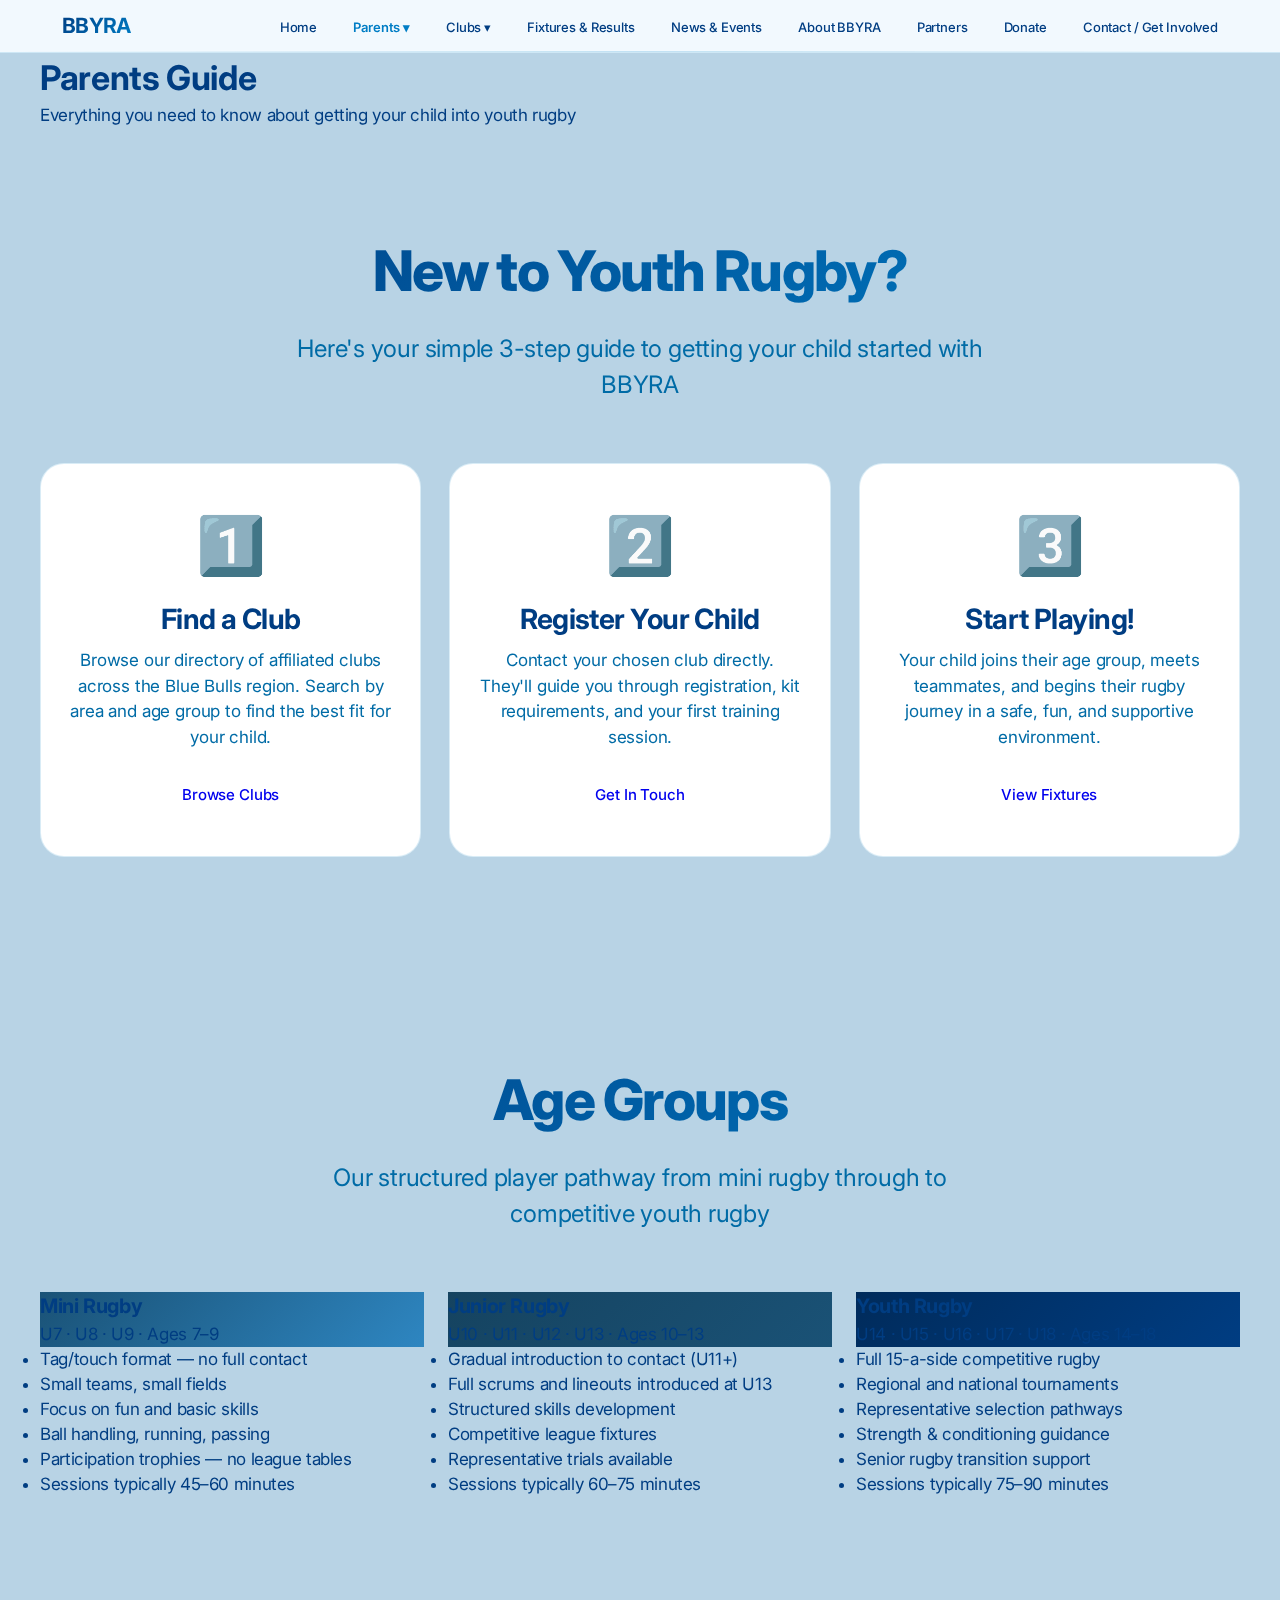
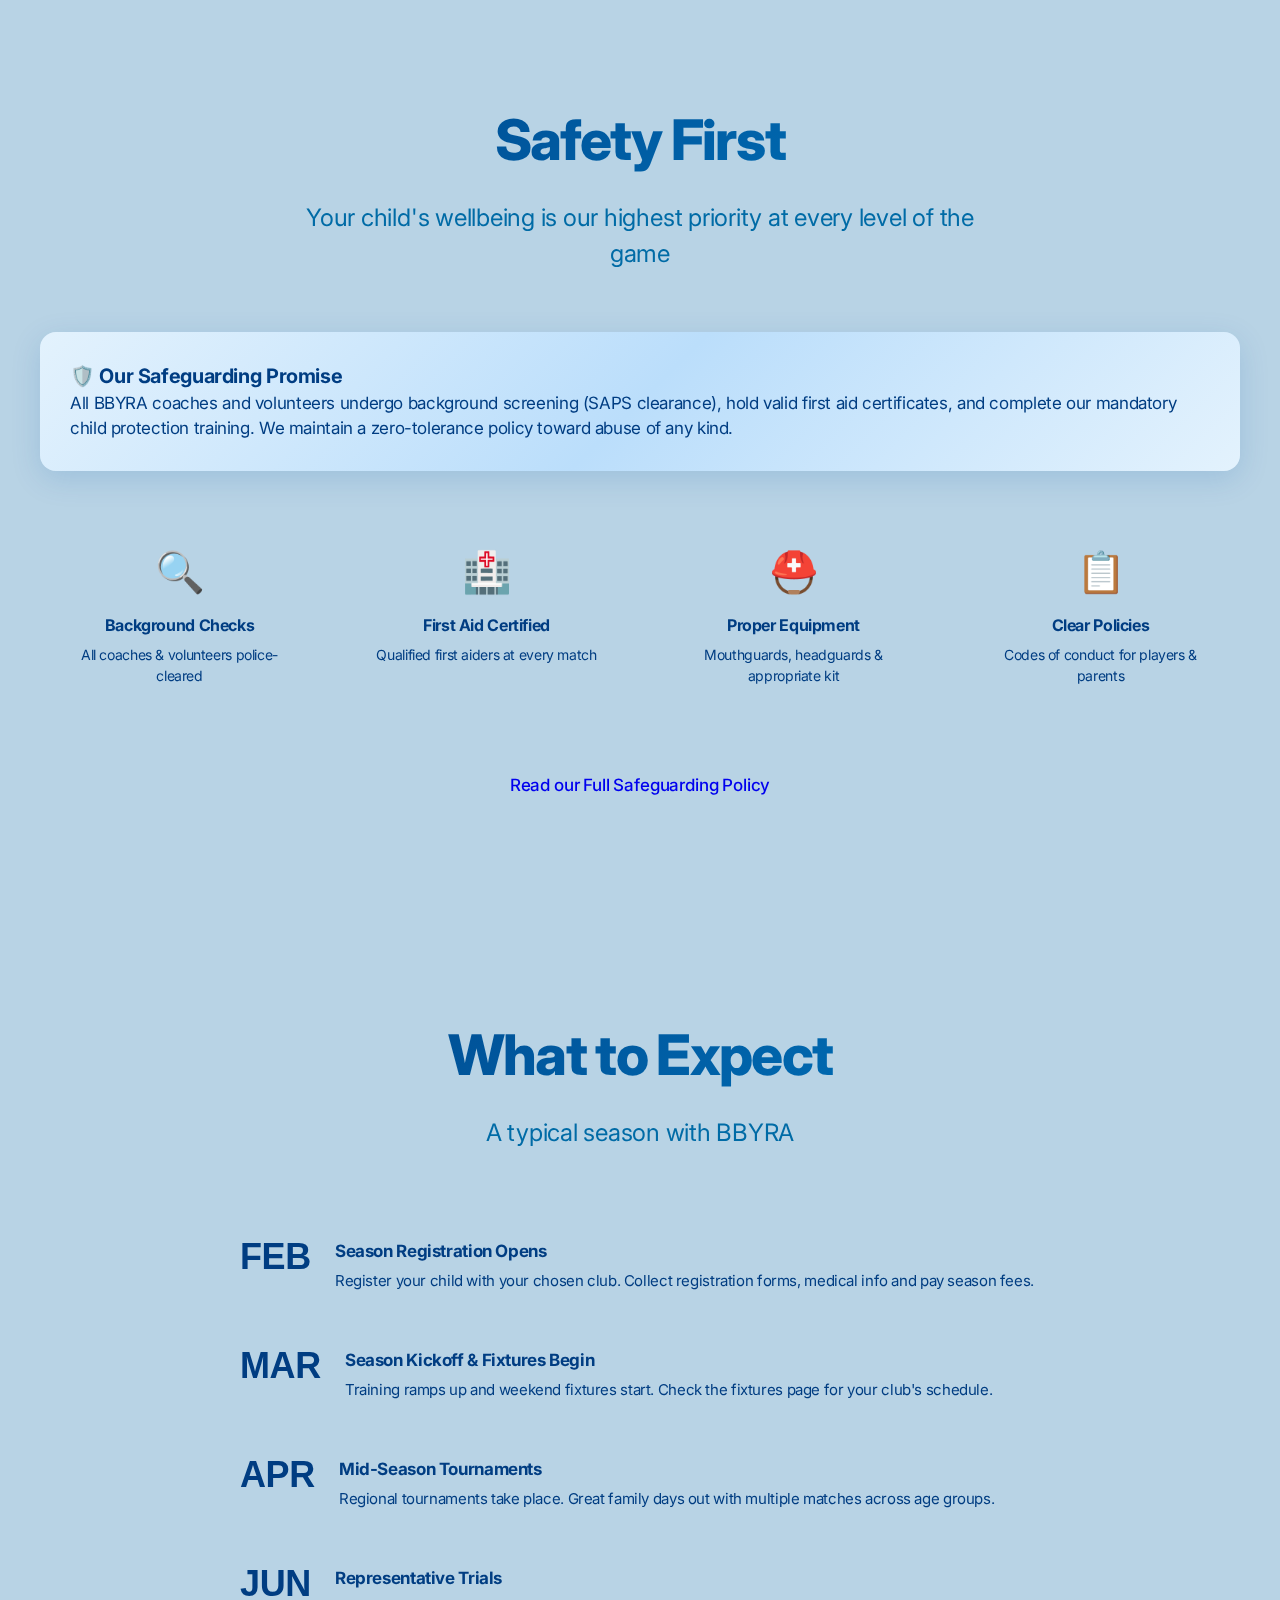
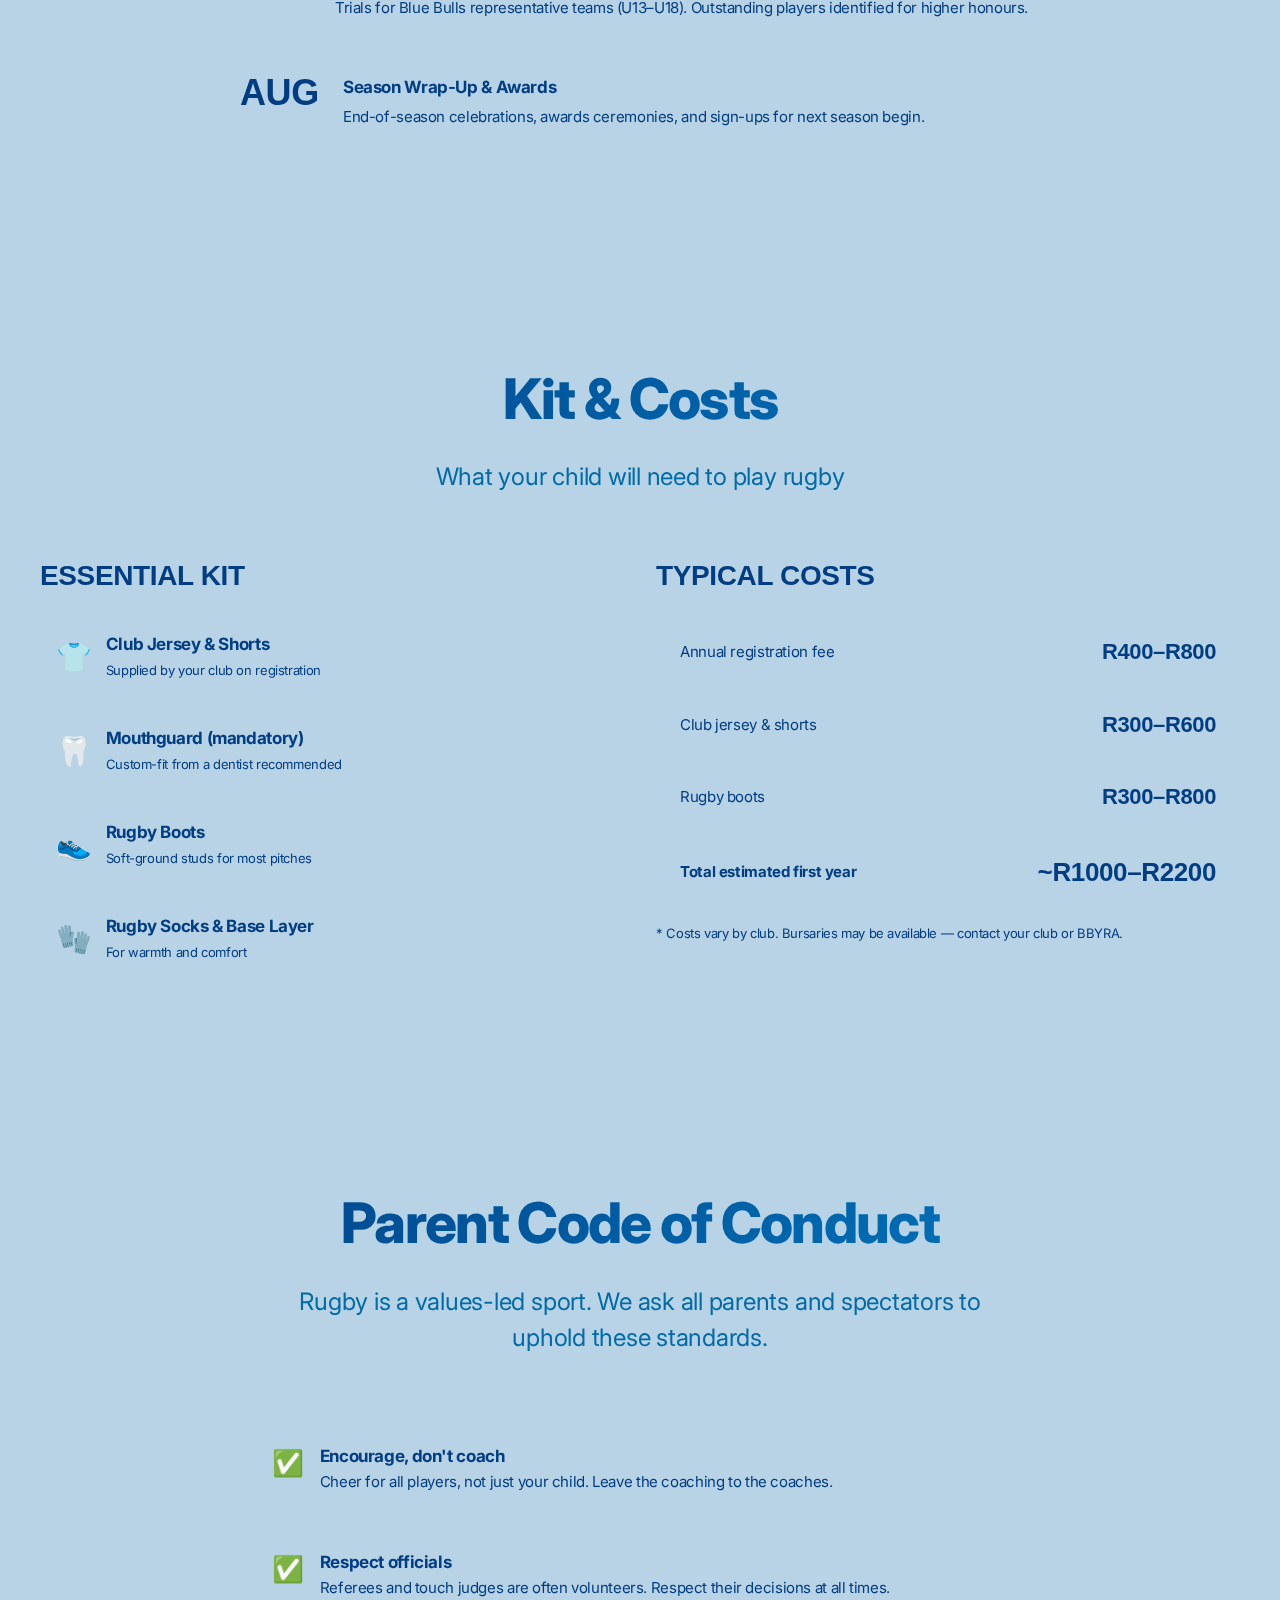
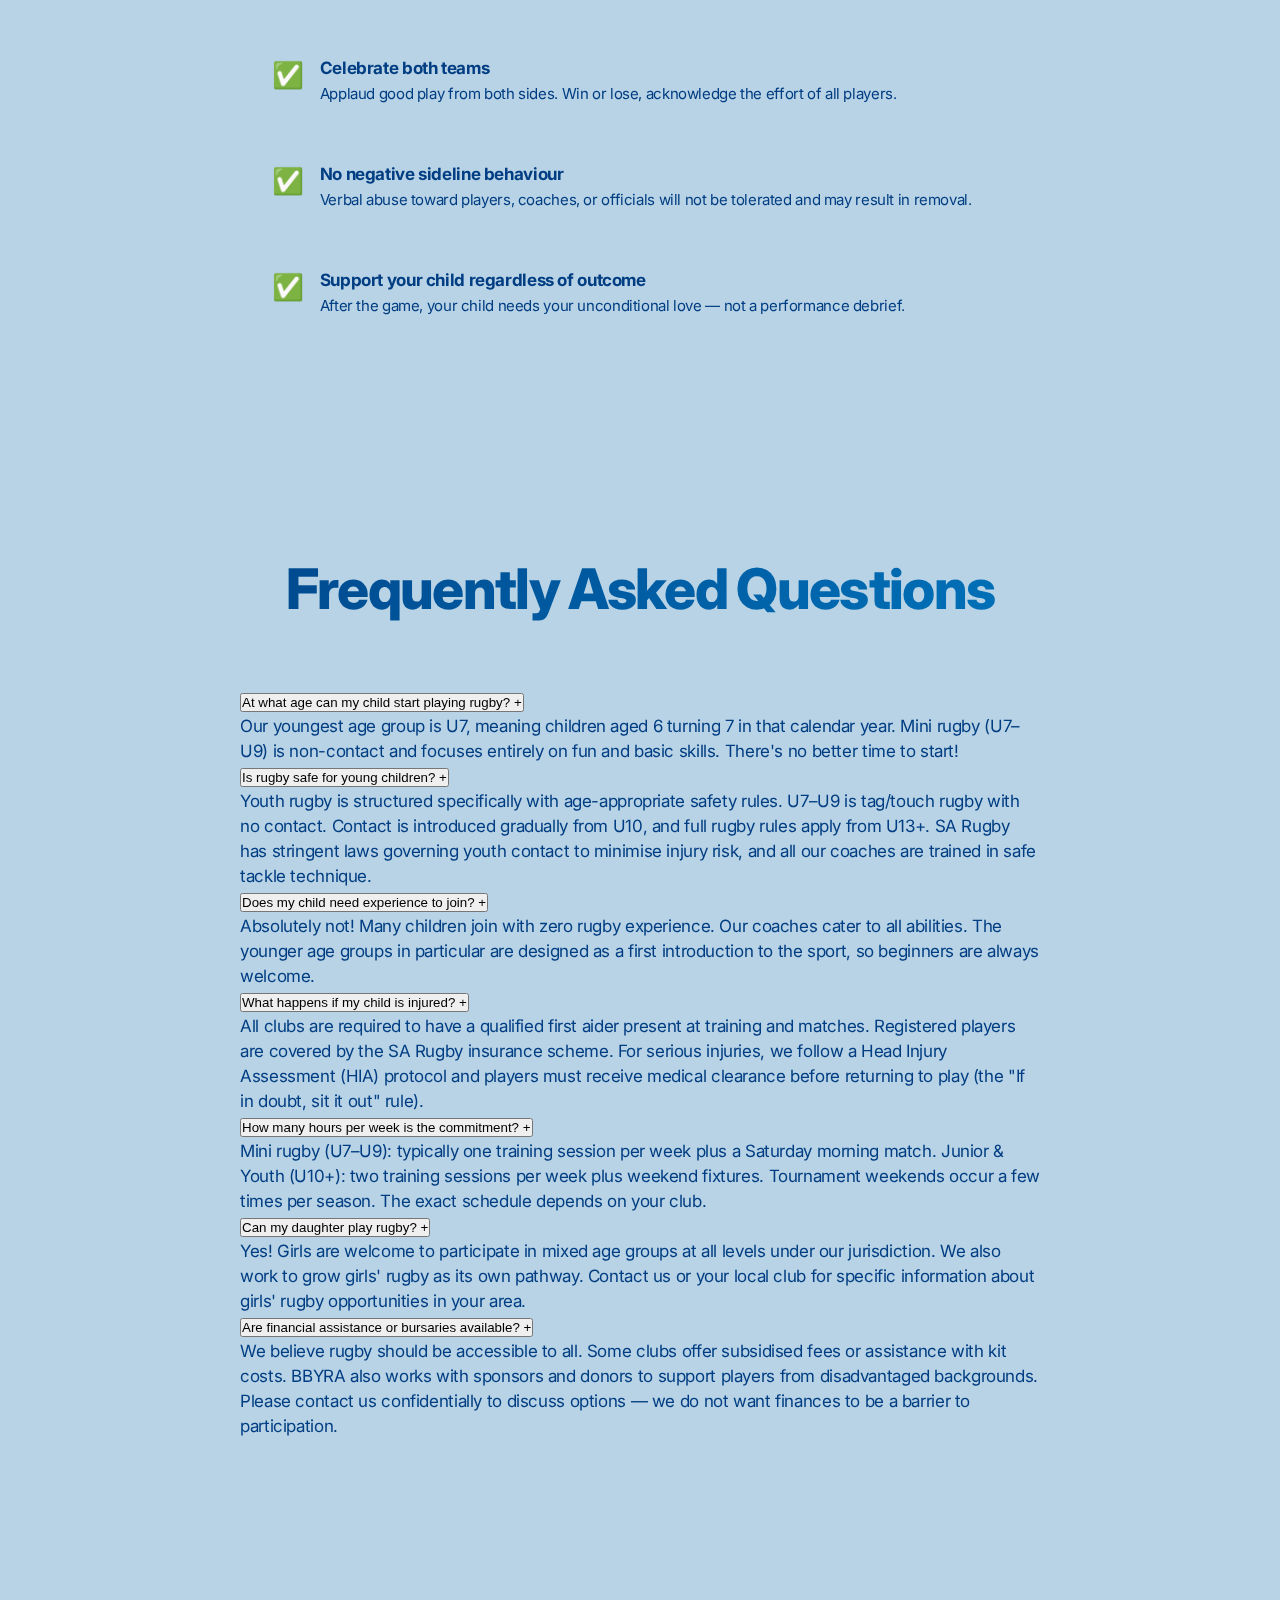
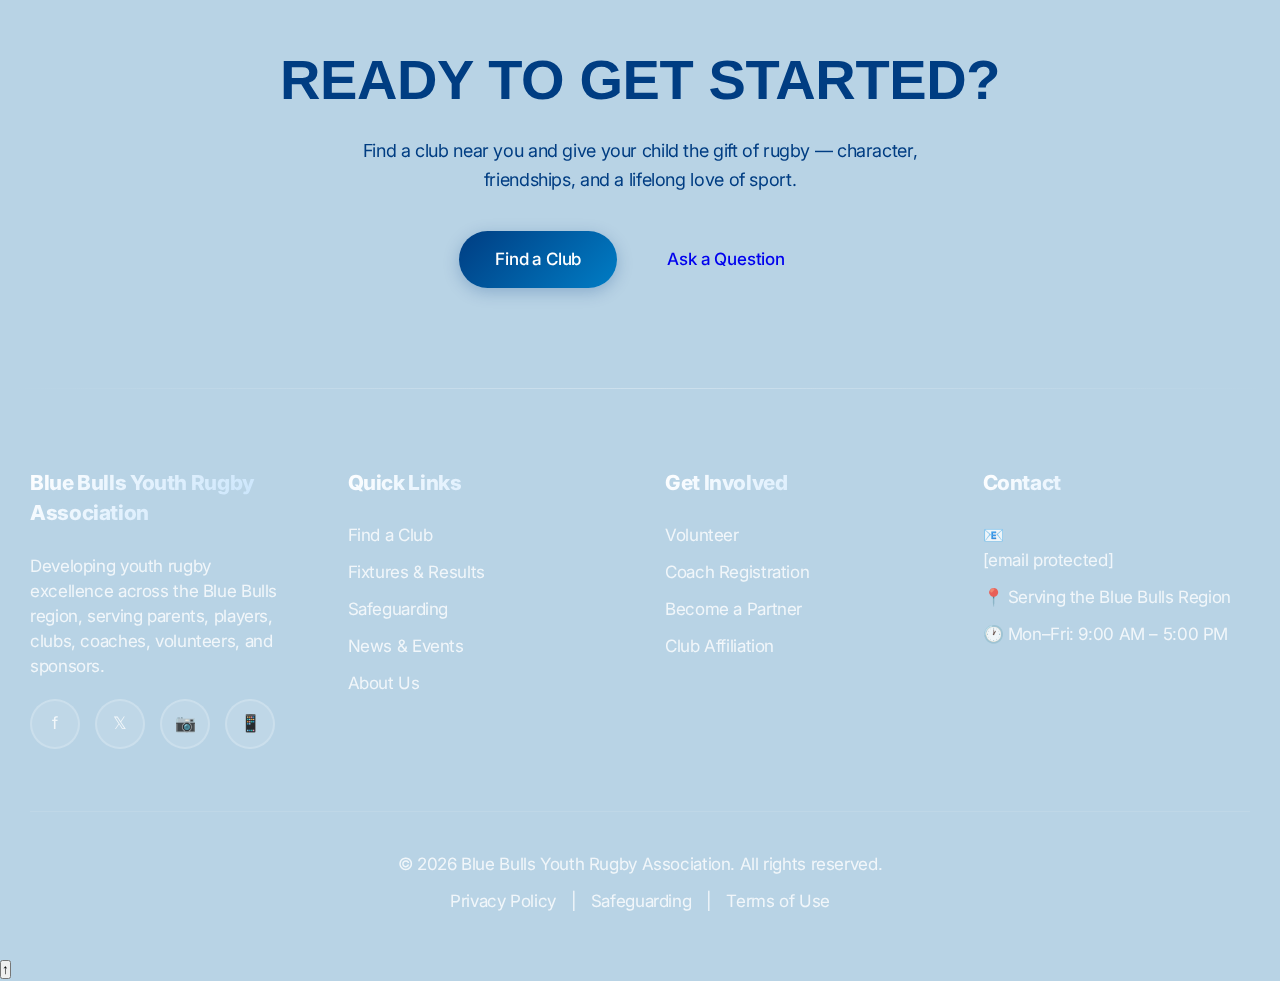
<file: parents.html>
<!DOCTYPE html>
<html lang="en">
<head>
    <meta charset="UTF-8">
    <meta name="viewport" content="width=device-width, initial-scale=1.0">
    <title>Parents Guide | BBYRA</title>
    <link rel="stylesheet" href="styles.css">
</head>
<body>
    <div class="page-loader">
        <div class="loader-content"><div class="loader-spinner"></div></div>
    </div>

    <nav class="navbar">
        <div class="nav-container">
            <a href="index.html" class="logo">BBYRA</a>
            <button class="mobile-menu-toggle" onclick="toggleMenu()">☰</button>
            <ul class="nav-menu" id="navMenu">
                <li><a href="index.html">Home</a></li>
                <li class="dropdown">
                    <a href="parents.html">Parents ▾</a>
                    <div class="dropdown-content">
                        <a href="parents.html">Parent Guide</a>
                        <a href="parents.html#how-it-works">How Youth Rugby Works</a>
                        <a href="parents.html#age-groups">Age Groups (U7–U18)</a>
                        <a href="safeguarding.html">Safety & Safeguarding</a>
                    </div>
                </li>
                <li class="dropdown">
                    <a href="clubs.html">Clubs ▾</a>
                    <div class="dropdown-content">
                        <a href="clubs.html">Affiliated Clubs</a>
                        <a href="clubs.html#resources">Club Resources</a>
                    </div>
                </li>
                <li><a href="fixtures.html">Fixtures & Results</a></li>
                <li><a href="news.html">News & Events</a></li>
                <li><a href="about.html">About BBYRA</a></li>
                <li><a href="partners.html">Partners</a></li>
                <li><a href="donate.html">Donate</a></li>
                <li><a href="contact.html">Contact / Get Involved</a></li>
            </ul>
        </div>
    </nav>

    <!-- Page Hero -->
    <section class="page-hero">
        <div class="container">
            <h1>Parents Guide</h1>
            <p>Everything you need to know about getting your child into youth rugby</p>
        </div>
    </section>

    <!-- Quick Start -->
    <section class="section" id="how-it-works">
        <div class="container">
            <h2 class="section-title">New to Youth Rugby?</h2>
            <p class="section-subtitle">Here's your simple 3-step guide to getting your child started with BBYRA</p>

            <div class="card-grid" style="grid-template-columns: repeat(auto-fit, minmax(280px,1fr)); margin-top: 40px;">
                <div class="card scroll-reveal">
                    <div class="card-content" style="text-align:center; padding: 40px 28px;">
                        <div style="font-size:3.5rem; margin-bottom:16px;">1️⃣</div>
                        <h3>Find a Club</h3>
                        <p>Browse our directory of affiliated clubs across the Blue Bulls region. Search by area and age group to find the best fit for your child.</p>
                        <a href="clubs.html" class="btn btn-outline">Browse Clubs</a>
                    </div>
                </div>
                <div class="card scroll-reveal">
                    <div class="card-content" style="text-align:center; padding: 40px 28px;">
                        <div style="font-size:3.5rem; margin-bottom:16px;">2️⃣</div>
                        <h3>Register Your Child</h3>
                        <p>Contact your chosen club directly. They'll guide you through registration, kit requirements, and your first training session.</p>
                        <a href="contact.html" class="btn btn-outline">Get In Touch</a>
                    </div>
                </div>
                <div class="card scroll-reveal">
                    <div class="card-content" style="text-align:center; padding: 40px 28px;">
                        <div style="font-size:3.5rem; margin-bottom:16px;">3️⃣</div>
                        <h3>Start Playing!</h3>
                        <p>Your child joins their age group, meets teammates, and begins their rugby journey in a safe, fun, and supportive environment.</p>
                        <a href="fixtures.html" class="btn btn-outline">View Fixtures</a>
                    </div>
                </div>
            </div>
        </div>
    </section>

    <!-- Age Groups -->
    <section class="section bg-light" id="age-groups">
        <div class="container">
            <h2 class="section-title">Age Groups</h2>
            <p class="section-subtitle">Our structured player pathway from mini rugby through to competitive youth rugby</p>

            <div style="display:grid; grid-template-columns: repeat(auto-fit, minmax(300px,1fr)); gap:24px; margin-top:40px;">

                <div class="age-group-card scroll-reveal">
                    <div class="age-group-header" style="background: linear-gradient(135deg, #1a5276, #2e86c1);">
                        <h3>Mini Rugby</h3>
                        <div class="age-range">U7 · U8 · U9 · Ages 7–9</div>
                    </div>
                    <div class="age-group-body">
                        <ul>
                            <li>Tag/touch format — no full contact</li>
                            <li>Small teams, small fields</li>
                            <li>Focus on fun and basic skills</li>
                            <li>Ball handling, running, passing</li>
                            <li>Participation trophies — no league tables</li>
                            <li>Sessions typically 45–60 minutes</li>
                        </ul>
                    </div>
                </div>

                <div class="age-group-card scroll-reveal">
                    <div class="age-group-header" style="background: linear-gradient(135deg, #154360, #1a5276);">
                        <h3>Junior Rugby</h3>
                        <div class="age-range">U10 · U11 · U12 · U13 · Ages 10–13</div>
                    </div>
                    <div class="age-group-body">
                        <ul>
                            <li>Gradual introduction to contact (U11+)</li>
                            <li>Full scrums and lineouts introduced at U13</li>
                            <li>Structured skills development</li>
                            <li>Competitive league fixtures</li>
                            <li>Representative trials available</li>
                            <li>Sessions typically 60–75 minutes</li>
                        </ul>
                    </div>
                </div>

                <div class="age-group-card scroll-reveal">
                    <div class="age-group-header" style="background: linear-gradient(135deg, #002B5B, #003D82);">
                        <h3>Youth Rugby</h3>
                        <div class="age-range">U14 · U15 · U16 · U17 · U18 · Ages 14–18</div>
                    </div>
                    <div class="age-group-body">
                        <ul>
                            <li>Full 15-a-side competitive rugby</li>
                            <li>Regional and national tournaments</li>
                            <li>Representative selection pathways</li>
                            <li>Strength & conditioning guidance</li>
                            <li>Senior rugby transition support</li>
                            <li>Sessions typically 75–90 minutes</li>
                        </ul>
                    </div>
                </div>
            </div>
        </div>
    </section>

    <!-- Safety -->
    <section class="section">
        <div class="container">
            <h2 class="section-title">Safety First</h2>
            <p class="section-subtitle">Your child's wellbeing is our highest priority at every level of the game</p>

            <div class="alert scroll-reveal">
                <h3>🛡️ Our Safeguarding Promise</h3>
                <p>All BBYRA coaches and volunteers undergo background screening (SAPS clearance), hold valid first aid certificates, and complete our mandatory child protection training. We maintain a zero-tolerance policy toward abuse of any kind.</p>
            </div>

            <div style="display:grid; grid-template-columns: repeat(auto-fit, minmax(220px,1fr)); gap:28px; margin-top:40px; text-align:center;" class="scroll-reveal">
                <div style="background:var(--bg-card); border-radius:var(--r-xl); padding:32px 24px; border:1px solid var(--br-c); box-shadow:var(--sh-sm);">
                    <div style="font-size:2.5rem; margin-bottom:12px;">🔍</div>
                    <h4 style="color:var(--bb-dark); font-size:16px; font-weight:700; margin-bottom:8px;">Background Checks</h4>
                    <p style="font-size:14px; color:var(--txt-2);">All coaches & volunteers police-cleared</p>
                </div>
                <div style="background:var(--bg-card); border-radius:var(--r-xl); padding:32px 24px; border:1px solid var(--br-c); box-shadow:var(--sh-sm);">
                    <div style="font-size:2.5rem; margin-bottom:12px;">🏥</div>
                    <h4 style="color:var(--bb-dark); font-size:16px; font-weight:700; margin-bottom:8px;">First Aid Certified</h4>
                    <p style="font-size:14px; color:var(--txt-2);">Qualified first aiders at every match</p>
                </div>
                <div style="background:var(--bg-card); border-radius:var(--r-xl); padding:32px 24px; border:1px solid var(--br-c); box-shadow:var(--sh-sm);">
                    <div style="font-size:2.5rem; margin-bottom:12px;">⛑️</div>
                    <h4 style="color:var(--bb-dark); font-size:16px; font-weight:700; margin-bottom:8px;">Proper Equipment</h4>
                    <p style="font-size:14px; color:var(--txt-2);">Mouthguards, headguards & appropriate kit</p>
                </div>
                <div style="background:var(--bg-card); border-radius:var(--r-xl); padding:32px 24px; border:1px solid var(--br-c); box-shadow:var(--sh-sm);">
                    <div style="font-size:2.5rem; margin-bottom:12px;">📋</div>
                    <h4 style="color:var(--bb-dark); font-size:16px; font-weight:700; margin-bottom:8px;">Clear Policies</h4>
                    <p style="font-size:14px; color:var(--txt-2);">Codes of conduct for players & parents</p>
                </div>
            </div>

            <div style="text-align:center; margin-top:40px;">
                <a href="safeguarding.html" class="btn btn-outline">Read our Full Safeguarding Policy</a>
            </div>
        </div>
    </section>

    <!-- What to Expect -->
    <section class="section bg-light">
        <div class="container">
            <h2 class="section-title">What to Expect</h2>
            <p class="section-subtitle">A typical season with BBYRA</p>

            <div style="max-width:800px; margin: 40px auto 0; display:grid; gap:0;">
                <div style="display:flex; gap:24px; padding:28px 0; border-bottom:1px solid var(--br-c);" class="scroll-reveal">
                    <div style="min-width:60px; font-family:'Barlow Condensed',sans-serif; font-size:36px; font-weight:900; color:var(--bb-blue); line-height:1;">FEB</div>
                    <div>
                        <h4 style="color:var(--bb-dark); margin-bottom:6px;">Season Registration Opens</h4>
                        <p style="color:var(--txt-2); font-size:15px;">Register your child with your chosen club. Collect registration forms, medical info and pay season fees.</p>
                    </div>
                </div>
                <div style="display:flex; gap:24px; padding:28px 0; border-bottom:1px solid var(--br-c);" class="scroll-reveal">
                    <div style="min-width:60px; font-family:'Barlow Condensed',sans-serif; font-size:36px; font-weight:900; color:var(--bb-blue); line-height:1;">MAR</div>
                    <div>
                        <h4 style="color:var(--bb-dark); margin-bottom:6px;">Season Kickoff & Fixtures Begin</h4>
                        <p style="color:var(--txt-2); font-size:15px;">Training ramps up and weekend fixtures start. Check the fixtures page for your club's schedule.</p>
                    </div>
                </div>
                <div style="display:flex; gap:24px; padding:28px 0; border-bottom:1px solid var(--br-c);" class="scroll-reveal">
                    <div style="min-width:60px; font-family:'Barlow Condensed',sans-serif; font-size:36px; font-weight:900; color:var(--bb-blue); line-height:1;">APR</div>
                    <div>
                        <h4 style="color:var(--bb-dark); margin-bottom:6px;">Mid-Season Tournaments</h4>
                        <p style="color:var(--txt-2); font-size:15px;">Regional tournaments take place. Great family days out with multiple matches across age groups.</p>
                    </div>
                </div>
                <div style="display:flex; gap:24px; padding:28px 0; border-bottom:1px solid var(--br-c);" class="scroll-reveal">
                    <div style="min-width:60px; font-family:'Barlow Condensed',sans-serif; font-size:36px; font-weight:900; color:var(--bb-blue); line-height:1;">JUN</div>
                    <div>
                        <h4 style="color:var(--bb-dark); margin-bottom:6px;">Representative Trials</h4>
                        <p style="color:var(--txt-2); font-size:15px;">Trials for Blue Bulls representative teams (U13–U18). Outstanding players identified for higher honours.</p>
                    </div>
                </div>
                <div style="display:flex; gap:24px; padding:28px 0;" class="scroll-reveal">
                    <div style="min-width:60px; font-family:'Barlow Condensed',sans-serif; font-size:36px; font-weight:900; color:var(--bb-blue); line-height:1;">AUG</div>
                    <div>
                        <h4 style="color:var(--bb-dark); margin-bottom:6px;">Season Wrap-Up & Awards</h4>
                        <p style="color:var(--txt-2); font-size:15px;">End-of-season celebrations, awards ceremonies, and sign-ups for next season begin.</p>
                    </div>
                </div>
            </div>
        </div>
    </section>

    <!-- Kit & Costs -->
    <section class="section">
        <div class="container">
            <h2 class="section-title">Kit & Costs</h2>
            <p class="section-subtitle">What your child will need to play rugby</p>

            <div style="display:grid; grid-template-columns: repeat(auto-fit, minmax(300px,1fr)); gap:32px; margin-top:40px;">
                <div class="scroll-reveal">
                    <h3 style="color:var(--bb-dark); font-family:'Barlow Condensed',sans-serif; font-size:28px; text-transform:uppercase; margin-bottom:20px;">Essential Kit</h3>
                    <div style="display:grid; gap:12px;">
                        <div style="display:flex; align-items:center; gap:14px; padding:16px; background:var(--bg-card); border-radius:var(--r-md); border:1px solid var(--br-c);">
                            <span style="font-size:1.8rem;">👕</span>
                            <div><strong>Club Jersey & Shorts</strong><br><span style="font-size:13px;color:var(--txt-3);">Supplied by your club on registration</span></div>
                        </div>
                        <div style="display:flex; align-items:center; gap:14px; padding:16px; background:var(--bg-card); border-radius:var(--r-md); border:1px solid var(--br-c);">
                            <span style="font-size:1.8rem;">🦷</span>
                            <div><strong>Mouthguard (mandatory)</strong><br><span style="font-size:13px;color:var(--txt-3);">Custom-fit from a dentist recommended</span></div>
                        </div>
                        <div style="display:flex; align-items:center; gap:14px; padding:16px; background:var(--bg-card); border-radius:var(--r-md); border:1px solid var(--br-c);">
                            <span style="font-size:1.8rem;">👟</span>
                            <div><strong>Rugby Boots</strong><br><span style="font-size:13px;color:var(--txt-3);">Soft-ground studs for most pitches</span></div>
                        </div>
                        <div style="display:flex; align-items:center; gap:14px; padding:16px; background:var(--bg-card); border-radius:var(--r-md); border:1px solid var(--br-c);">
                            <span style="font-size:1.8rem;">🧤</span>
                            <div><strong>Rugby Socks & Base Layer</strong><br><span style="font-size:13px;color:var(--txt-3);">For warmth and comfort</span></div>
                        </div>
                    </div>
                </div>

                <div class="scroll-reveal">
                    <h3 style="color:var(--bb-dark); font-family:'Barlow Condensed',sans-serif; font-size:28px; text-transform:uppercase; margin-bottom:20px;">Typical Costs</h3>
                    <div style="background:var(--bg-card); border-radius:var(--r-xl); border:1px solid var(--br-c); overflow:hidden;">
                        <div style="padding:20px 24px; border-bottom:1px solid var(--br-c); display:flex; justify-content:space-between; align-items:center;">
                            <span style="font-size:15px; color:var(--txt-2);">Annual registration fee</span>
                            <span style="font-family:'Barlow Condensed',sans-serif; font-size:22px; font-weight:800; color:var(--bb-dark);">R400–R800</span>
                        </div>
                        <div style="padding:20px 24px; border-bottom:1px solid var(--br-c); display:flex; justify-content:space-between; align-items:center;">
                            <span style="font-size:15px; color:var(--txt-2);">Club jersey & shorts</span>
                            <span style="font-family:'Barlow Condensed',sans-serif; font-size:22px; font-weight:800; color:var(--bb-dark);">R300–R600</span>
                        </div>
                        <div style="padding:20px 24px; border-bottom:1px solid var(--br-c); display:flex; justify-content:space-between; align-items:center;">
                            <span style="font-size:15px; color:var(--txt-2);">Rugby boots</span>
                            <span style="font-family:'Barlow Condensed',sans-serif; font-size:22px; font-weight:800; color:var(--bb-dark);">R300–R800</span>
                        </div>
                        <div style="padding:20px 24px; display:flex; justify-content:space-between; align-items:center; background:var(--bb-ultra);">
                            <span style="font-size:15px; color:var(--bb-dark); font-weight:700;">Total estimated first year</span>
                            <span style="font-family:'Barlow Condensed',sans-serif; font-size:26px; font-weight:900; color:var(--bb-navy);">~R1000–R2200</span>
                        </div>
                    </div>
                    <p style="font-size:13px; color:var(--txt-3); margin-top:12px;">* Costs vary by club. Bursaries may be available — contact your club or BBYRA.</p>
                </div>
            </div>
        </div>
    </section>

    <!-- Parent Code of Conduct -->
    <section class="section bg-light">
        <div class="container">
            <h2 class="section-title">Parent Code of Conduct</h2>
            <p class="section-subtitle">Rugby is a values-led sport. We ask all parents and spectators to uphold these standards.</p>

            <div style="max-width:800px; margin: 40px auto 0; background:var(--bg-card); border-radius:var(--r-xl); border:1px solid var(--br-c); overflow:hidden;">
                <div style="padding:28px 32px; border-bottom:1px solid var(--br-c); display:flex; gap:16px; align-items:flex-start;">
                    <span style="font-size:1.6rem; flex-shrink:0;">✅</span>
                    <div><strong style="color:var(--bb-dark);">Encourage, don't coach</strong><br><span style="color:var(--txt-2); font-size:15px;">Cheer for all players, not just your child. Leave the coaching to the coaches.</span></div>
                </div>
                <div style="padding:28px 32px; border-bottom:1px solid var(--br-c); display:flex; gap:16px; align-items:flex-start;">
                    <span style="font-size:1.6rem; flex-shrink:0;">✅</span>
                    <div><strong style="color:var(--bb-dark);">Respect officials</strong><br><span style="color:var(--txt-2); font-size:15px;">Referees and touch judges are often volunteers. Respect their decisions at all times.</span></div>
                </div>
                <div style="padding:28px 32px; border-bottom:1px solid var(--br-c); display:flex; gap:16px; align-items:flex-start;">
                    <span style="font-size:1.6rem; flex-shrink:0;">✅</span>
                    <div><strong style="color:var(--bb-dark);">Celebrate both teams</strong><br><span style="color:var(--txt-2); font-size:15px;">Applaud good play from both sides. Win or lose, acknowledge the effort of all players.</span></div>
                </div>
                <div style="padding:28px 32px; border-bottom:1px solid var(--br-c); display:flex; gap:16px; align-items:flex-start;">
                    <span style="font-size:1.6rem; flex-shrink:0;">✅</span>
                    <div><strong style="color:var(--bb-dark);">No negative sideline behaviour</strong><br><span style="color:var(--txt-2); font-size:15px;">Verbal abuse toward players, coaches, or officials will not be tolerated and may result in removal.</span></div>
                </div>
                <div style="padding:28px 32px; display:flex; gap:16px; align-items:flex-start;">
                    <span style="font-size:1.6rem; flex-shrink:0;">✅</span>
                    <div><strong style="color:var(--bb-dark);">Support your child regardless of outcome</strong><br><span style="color:var(--txt-2); font-size:15px;">After the game, your child needs your unconditional love — not a performance debrief.</span></div>
                </div>
            </div>
        </div>
    </section>

    <!-- FAQ -->
    <section class="section">
        <div class="container">
            <h2 class="section-title">Frequently Asked Questions</h2>

            <div style="max-width:800px; margin: 40px auto 0;" id="faqContainer">

                <div class="faq-item">
                    <button class="faq-question">
                        At what age can my child start playing rugby?
                        <span class="faq-icon">+</span>
                    </button>
                    <div class="faq-answer">
                        <div class="faq-answer-inner">Our youngest age group is U7, meaning children aged 6 turning 7 in that calendar year. Mini rugby (U7–U9) is non-contact and focuses entirely on fun and basic skills. There's no better time to start!</div>
                    </div>
                </div>

                <div class="faq-item">
                    <button class="faq-question">
                        Is rugby safe for young children?
                        <span class="faq-icon">+</span>
                    </button>
                    <div class="faq-answer">
                        <div class="faq-answer-inner">Youth rugby is structured specifically with age-appropriate safety rules. U7–U9 is tag/touch rugby with no contact. Contact is introduced gradually from U10, and full rugby rules apply from U13+. SA Rugby has stringent laws governing youth contact to minimise injury risk, and all our coaches are trained in safe tackle technique.</div>
                    </div>
                </div>

                <div class="faq-item">
                    <button class="faq-question">
                        Does my child need experience to join?
                        <span class="faq-icon">+</span>
                    </button>
                    <div class="faq-answer">
                        <div class="faq-answer-inner">Absolutely not! Many children join with zero rugby experience. Our coaches cater to all abilities. The younger age groups in particular are designed as a first introduction to the sport, so beginners are always welcome.</div>
                    </div>
                </div>

                <div class="faq-item">
                    <button class="faq-question">
                        What happens if my child is injured?
                        <span class="faq-icon">+</span>
                    </button>
                    <div class="faq-answer">
                        <div class="faq-answer-inner">All clubs are required to have a qualified first aider present at training and matches. Registered players are covered by the SA Rugby insurance scheme. For serious injuries, we follow a Head Injury Assessment (HIA) protocol and players must receive medical clearance before returning to play (the "If in doubt, sit it out" rule).</div>
                    </div>
                </div>

                <div class="faq-item">
                    <button class="faq-question">
                        How many hours per week is the commitment?
                        <span class="faq-icon">+</span>
                    </button>
                    <div class="faq-answer">
                        <div class="faq-answer-inner">Mini rugby (U7–U9): typically one training session per week plus a Saturday morning match. Junior & Youth (U10+): two training sessions per week plus weekend fixtures. Tournament weekends occur a few times per season. The exact schedule depends on your club.</div>
                    </div>
                </div>

                <div class="faq-item">
                    <button class="faq-question">
                        Can my daughter play rugby?
                        <span class="faq-icon">+</span>
                    </button>
                    <div class="faq-answer">
                        <div class="faq-answer-inner">Yes! Girls are welcome to participate in mixed age groups at all levels under our jurisdiction. We also work to grow girls' rugby as its own pathway. Contact us or your local club for specific information about girls' rugby opportunities in your area.</div>
                    </div>
                </div>

                <div class="faq-item">
                    <button class="faq-question">
                        Are financial assistance or bursaries available?
                        <span class="faq-icon">+</span>
                    </button>
                    <div class="faq-answer">
                        <div class="faq-answer-inner">We believe rugby should be accessible to all. Some clubs offer subsidised fees or assistance with kit costs. BBYRA also works with sponsors and donors to support players from disadvantaged backgrounds. Please contact us confidentially to discuss options — we do not want finances to be a barrier to participation.</div>
                    </div>
                </div>

            </div>
        </div>
    </section>

    <!-- CTA -->
    <section class="section bg-light">
        <div class="container" style="text-align:center;">
            <h2 style="font-family:'Barlow Condensed',sans-serif; font-size:clamp(32px,5vw,56px); text-transform:uppercase; color:var(--bb-dark); margin-bottom:16px;">Ready to Get Started?</h2>
            <p style="font-size:18px; color:var(--txt-2); max-width:600px; margin:0 auto 36px; line-height:1.6;">Find a club near you and give your child the gift of rugby — character, friendships, and a lifelong love of sport.</p>
            <div style="display:flex; gap:14px; justify-content:center; flex-wrap:wrap;">
                <a href="clubs.html" class="btn btn-primary" style="padding:16px 36px;">Find a Club</a>
                <a href="contact.html" class="btn btn-outline" style="padding:16px 36px;">Ask a Question</a>
            </div>
        </div>
    </section>

    <!-- Footer -->
    <footer class="footer">
        <div class="footer-content">
            <div>
                <h4>Blue Bulls Youth Rugby Association</h4>
                <p>Developing youth rugby excellence across the Blue Bulls region, serving parents, players, clubs, coaches, volunteers, and sponsors.</p>
                <div class="social-links">
                    <a href="#" title="Facebook">f</a>
                    <a href="#" title="Twitter">𝕏</a>
                    <a href="#" title="Instagram">📷</a>
                    <a href="#" title="WhatsApp">📱</a>
                </div>
            </div>
            <div>
                <h4>Quick Links</h4>
                <a href="clubs.html">Find a Club</a>
                <a href="fixtures.html">Fixtures & Results</a>
                <a href="safeguarding.html">Safeguarding</a>
                <a href="news.html">News & Events</a>
                <a href="about.html">About Us</a>
            </div>
            <div>
                <h4>Get Involved</h4>
                <a href="contact.html">Volunteer</a>
                <a href="contact.html">Coach Registration</a>
                <a href="partners.html">Become a Partner</a>
                <a href="contact.html">Club Affiliation</a>
            </div>
            <div>
                <h4>Contact</h4>
                <p>📧 <a href="/cdn-cgi/l/email-protection" class="__cf_email__" data-cfemail="8ee7e0e8e1ceececf7fcefa0ede1a0f4ef">[email&#160;protected]</a></p>
                <p>📍 Serving the Blue Bulls Region</p>
                <p>🕐 Mon–Fri: 9:00 AM – 5:00 PM</p>
            </div>
        </div>
        <div class="footer-bottom">
            <p>&copy; 2026 Blue Bulls Youth Rugby Association. All rights reserved.</p>
            <p><a href="#privacy">Privacy Policy</a> | <a href="safeguarding.html">Safeguarding</a> | <a href="#terms">Terms of Use</a></p>
        </div>
    </footer>


    <button class="back-to-top" id="backToTop" title="Back to top">↑</button>
    <script src="script.js"></script>
</body>
</html>
</file>
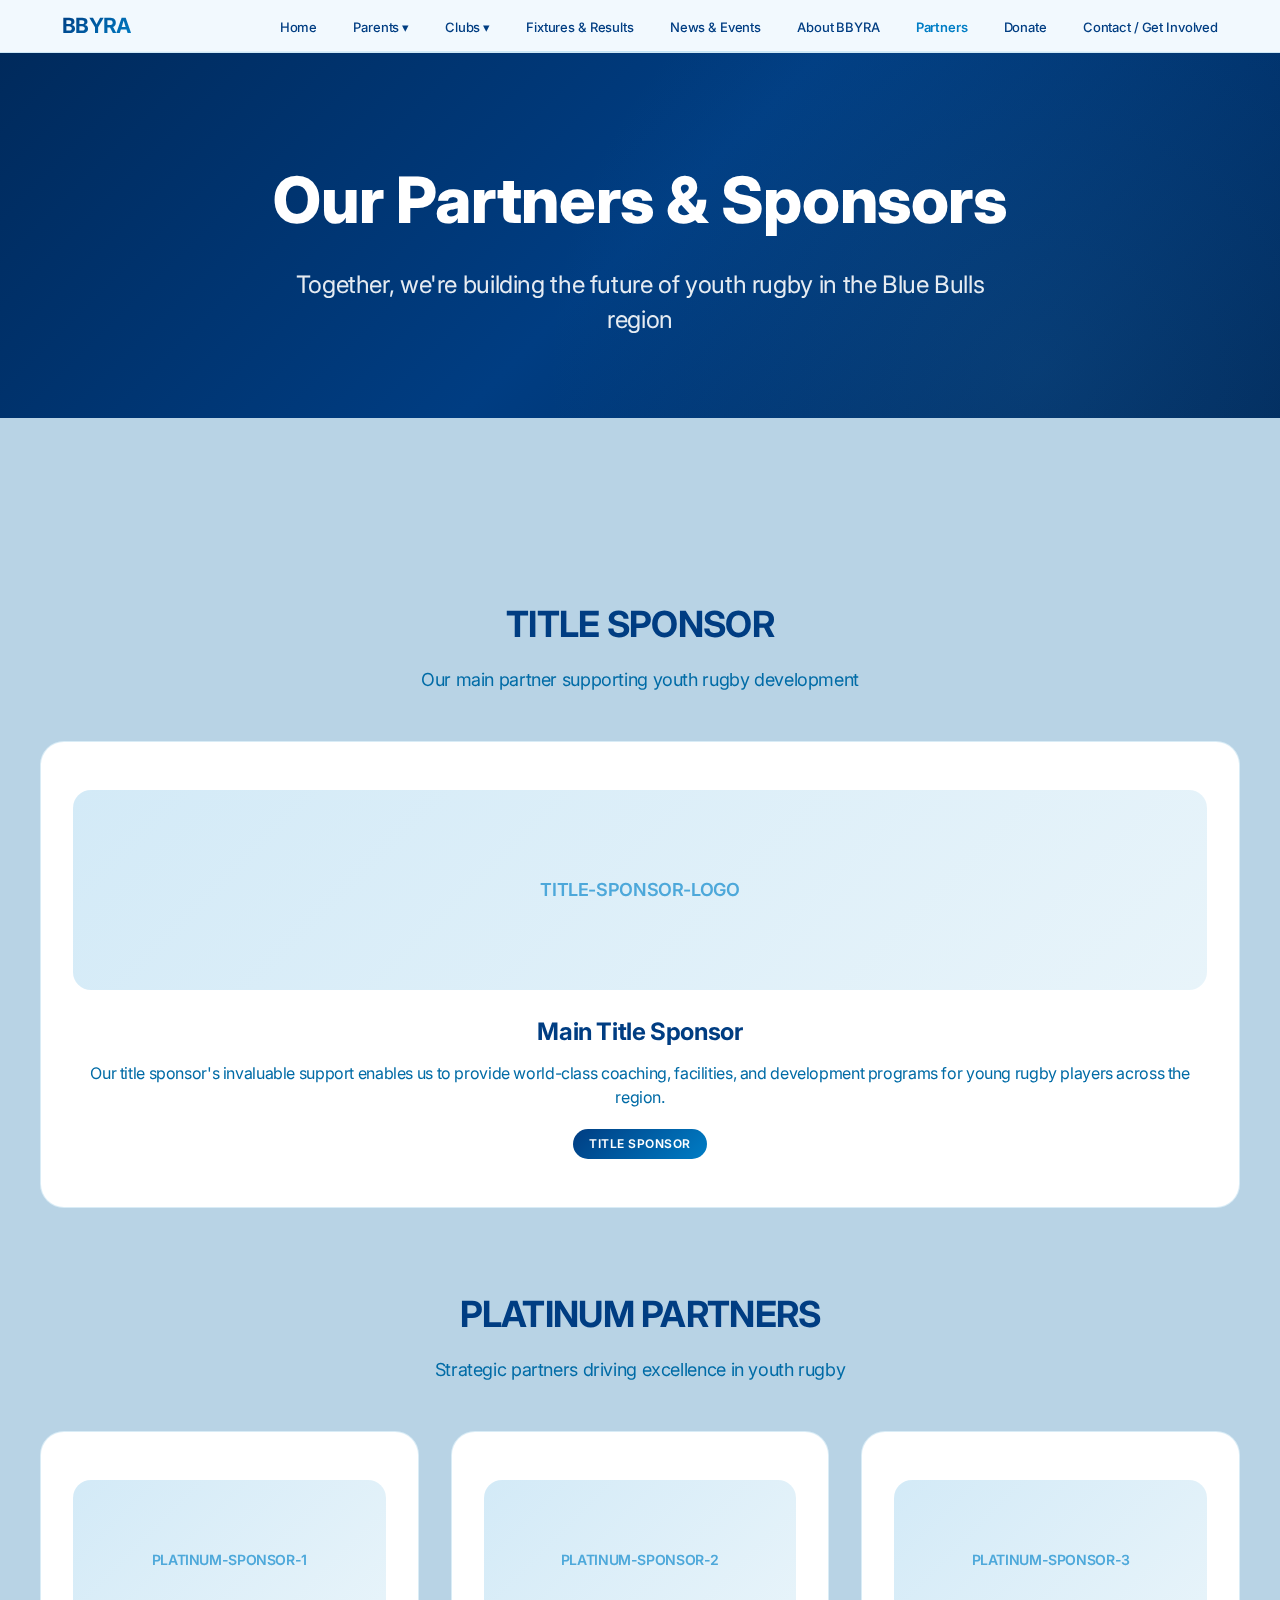
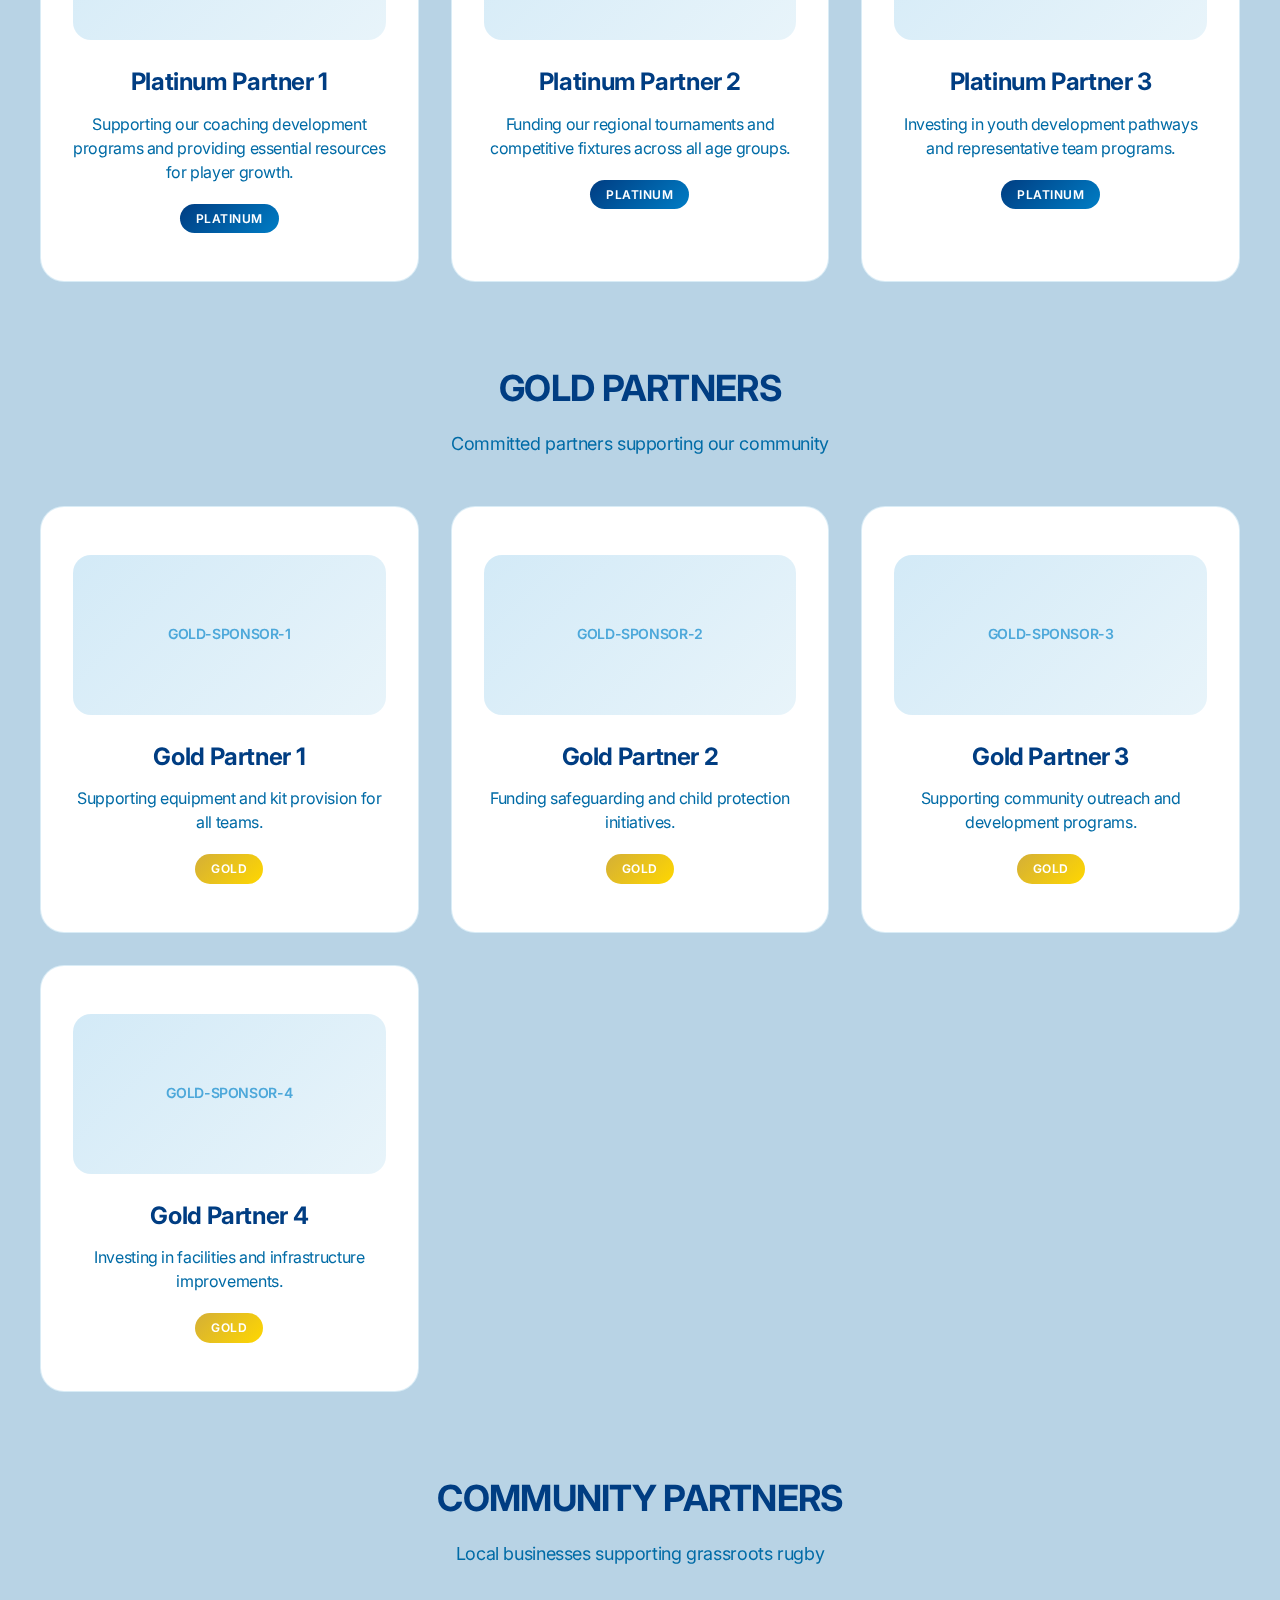
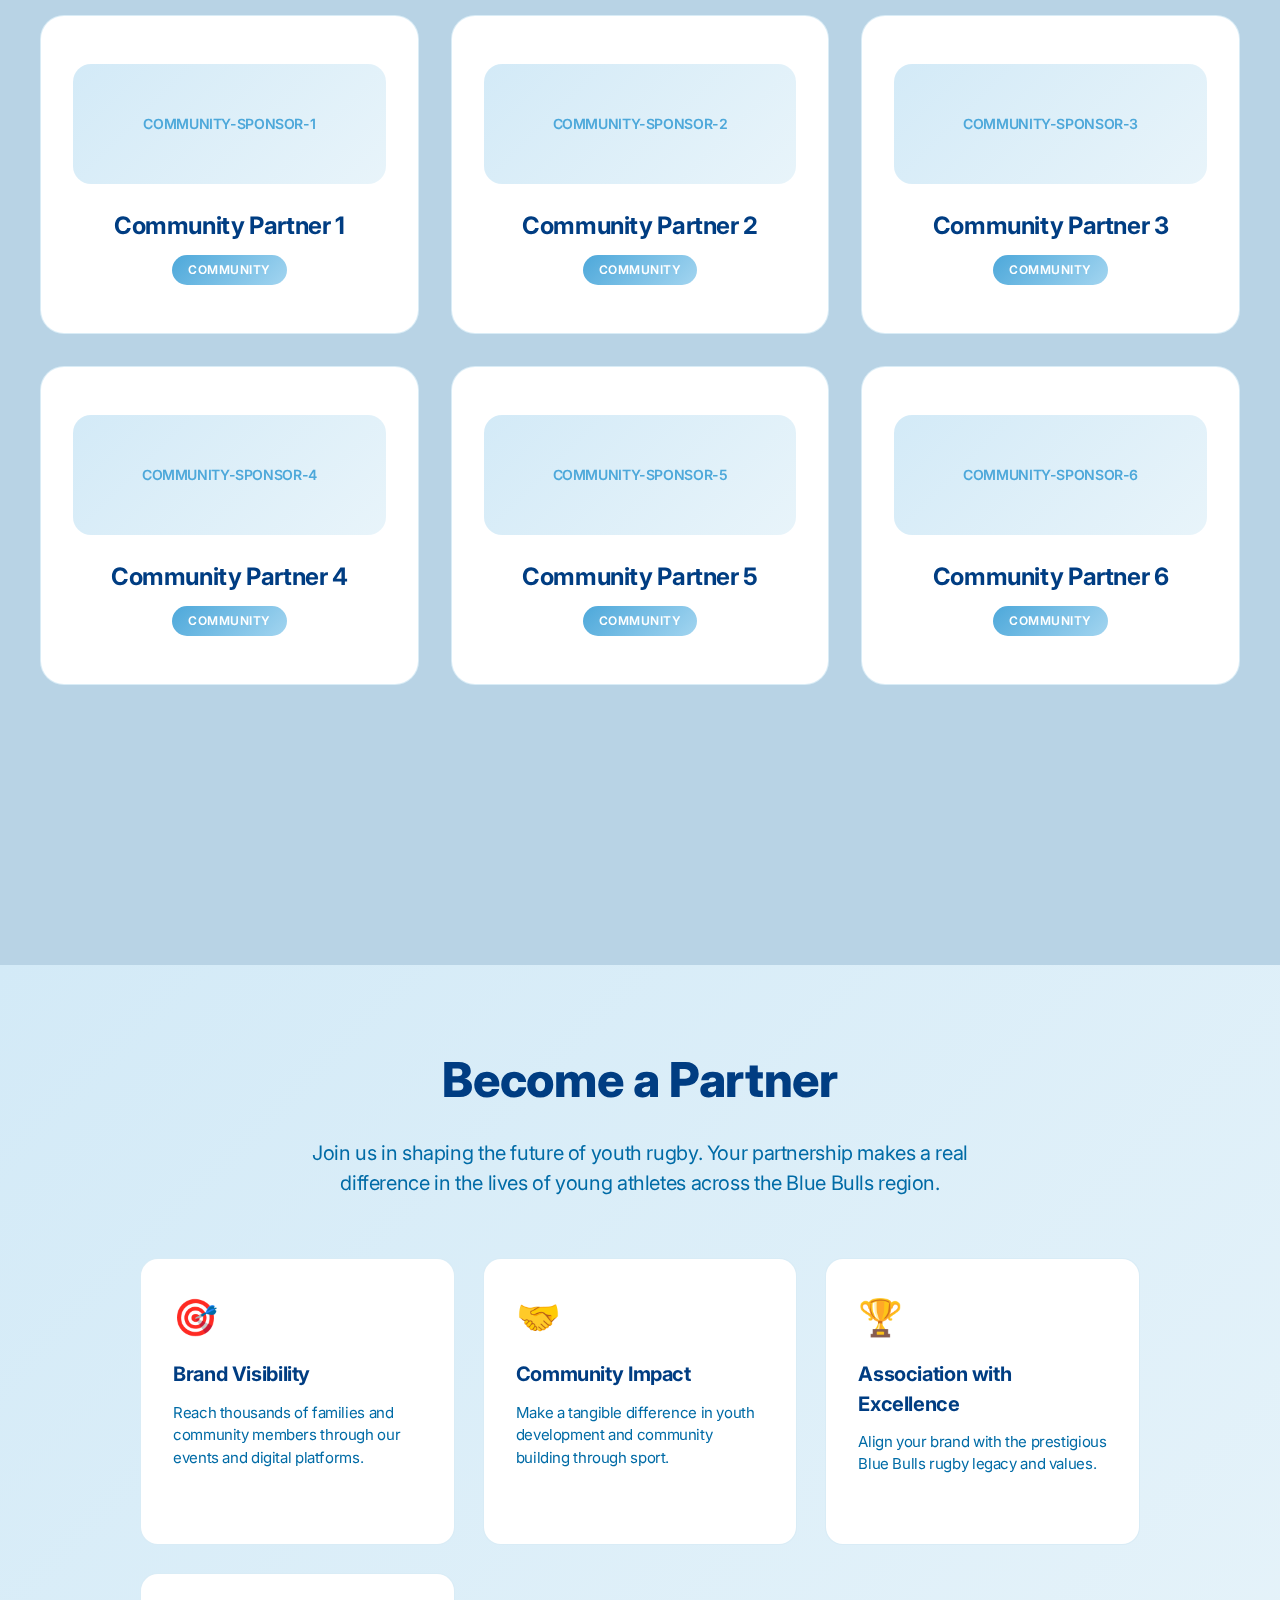
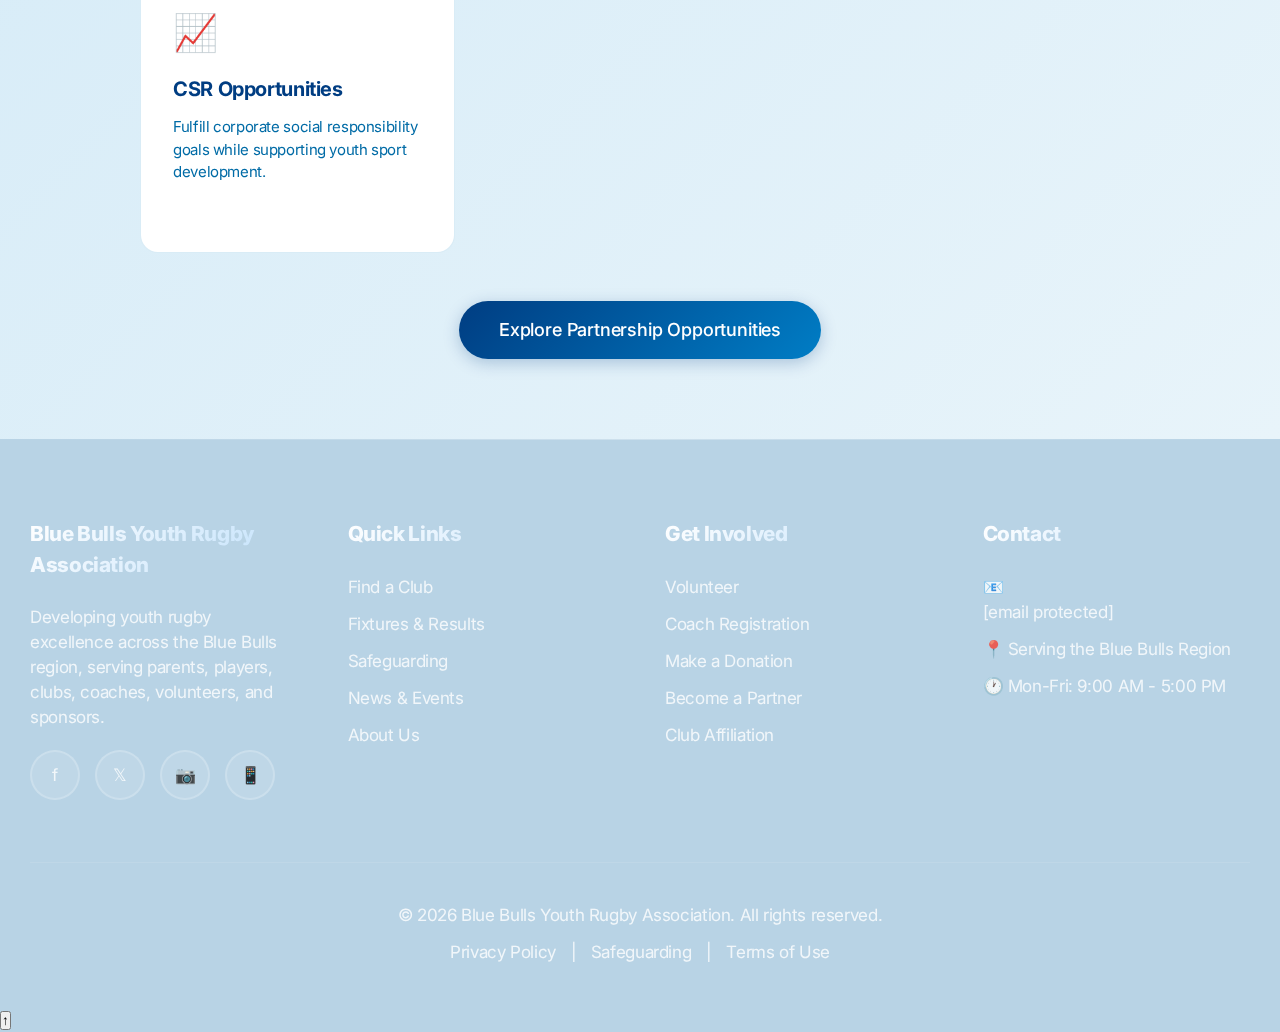
<file: partners.html>
<!DOCTYPE html>
<html lang="en">
<head>
    <meta charset="UTF-8">
    <meta name="viewport" content="width=device-width, initial-scale=1.0">
    <title>Our Partners & Sponsors | BBYRA</title>
    <link rel="stylesheet" href="styles.css">
    <style>
        /* Premium Partner Showcase Styles */
        .partners-hero {
            background: linear-gradient(135deg, #002a5c 0%, var(--blue-bulls-dark) 50%, #002a5c 100%);
            color: white;
            padding: 100px 22px 80px;
            text-align: center;
            position: relative;
            overflow: hidden;
        }
        
        .partners-hero::before {
            content: '';
            position: absolute;
            top: -50%;
            right: -20%;
            width: 1000px;
            height: 1000px;
            background: radial-gradient(circle, rgba(77, 168, 218, 0.1) 0%, transparent 70%);
            animation: pulse 12s ease-in-out infinite;
        }
        
        .partners-hero h1 {
            font-size: 64px;
            font-weight: 800;
            margin-bottom: 20px;
            position: relative;
            z-index: 2;
        }
        
        .partners-hero p {
            font-size: 24px;
            opacity: 0.9;
            max-width: 700px;
            margin: 0 auto;
            position: relative;
            z-index: 2;
        }
        
        .partner-tier {
            margin: 80px 0;
        }
        
        .tier-title {
            text-align: center;
            font-size: 36px;
            font-weight: 700;
            color: var(--blue-bulls-dark);
            margin-bottom: 16px;
            text-transform: uppercase;
            letter-spacing: -0.02em;
        }
        
        .tier-subtitle {
            text-align: center;
            font-size: 18px;
            color: var(--text-secondary);
            margin-bottom: 48px;
        }
        
        .partner-grid {
            display: grid;
            grid-template-columns: repeat(auto-fit, minmax(300px, 1fr));
            gap: 32px;
            margin-top: 40px;
        }
        
        .partner-card {
            background: var(--background-card);
            border-radius: var(--radius-xl);
            padding: 48px 32px;
            text-align: center;
            border: 1.5px solid var(--border-color);
            transition: all var(--transition-base);
            position: relative;
            overflow: hidden;
        }
        
        .partner-card::before {
            content: '';
            position: absolute;
            top: 0;
            left: 0;
            right: 0;
            height: 6px;
            background: linear-gradient(90deg, var(--blue-bulls-primary), var(--blue-bulls-light));
            transform: scaleX(0);
            transform-origin: left;
            transition: transform var(--transition-base);
        }
        
        .partner-card:hover {
            transform: translateY(-8px);
            box-shadow: var(--shadow-hover);
            border-color: var(--border-hover);
        }
        
        .partner-card:hover::before {
            transform: scaleX(1);
        }
        
        .partner-logo {
            width: 100%;
            height: 160px;
            display: flex;
            align-items: center;
            justify-content: center;
            background: linear-gradient(135deg, var(--background-secondary) 0%, #E8F4FA 100%);
            border-radius: var(--radius-lg);
            margin-bottom: 24px;
            font-size: 14px;
            font-weight: 600;
            color: var(--text-tertiary);
            transition: all var(--transition-base);
        }
        
        .partner-card:hover .partner-logo {
            transform: scale(1.05);
            background: linear-gradient(135deg, var(--blue-bulls-lighter) 0%, var(--background-secondary) 100%);
        }
        
        .partner-name {
            font-size: 24px;
            font-weight: 700;
            color: var(--blue-bulls-dark);
            margin-bottom: 12px;
        }
        
        .partner-description {
            font-size: 16px;
            color: var(--text-secondary);
            line-height: 1.5;
            margin-bottom: 20px;
        }
        
        .partner-level {
            display: inline-block;
            padding: 6px 16px;
            background: linear-gradient(135deg, var(--blue-bulls-dark), var(--blue-bulls-primary));
            color: white;
            border-radius: 20px;
            font-size: 12px;
            font-weight: 600;
            text-transform: uppercase;
            letter-spacing: 0.5px;
        }
        
        .partnership-cta {
            background: linear-gradient(135deg, var(--background-secondary) 0%, #E8F4FA 100%);
            padding: 80px 22px;
            text-align: center;
            margin-top: 100px;
        }
        
        .partnership-cta h2 {
            font-size: 48px;
            font-weight: 800;
            color: var(--blue-bulls-dark);
            margin-bottom: 24px;
        }
        
        .partnership-cta p {
            font-size: 20px;
            color: var(--text-secondary);
            margin-bottom: 36px;
            max-width: 700px;
            margin-left: auto;
            margin-right: auto;
        }
        
        .benefits-grid {
            display: grid;
            grid-template-columns: repeat(auto-fit, minmax(250px, 1fr));
            gap: 28px;
            max-width: 1000px;
            margin: 60px auto 0;
        }
        
        .benefit-item {
            background: var(--background-card);
            padding: 32px;
            border-radius: var(--radius-lg);
            border: 1px solid var(--border-color);
            text-align: left;
            transition: all var(--transition-base);
        }
        
        .benefit-item:hover {
            transform: translateY(-4px);
            box-shadow: var(--shadow-md);
        }
        
        .benefit-icon {
            font-size: 36px;
            margin-bottom: 16px;
        }
        
        .benefit-item h4 {
            font-size: 20px;
            font-weight: 700;
            color: var(--blue-bulls-dark);
            margin-bottom: 12px;
        }
        
        .benefit-item p {
            font-size: 15px;
            color: var(--text-secondary);
            line-height: 1.5;
        }
    </style>
</head>
<body>
    <!-- Page Loader -->
    <div class="page-loader">
        <div class="loader-content">
            
            <div class="loader-spinner"></div>
        </div>
    </div>
    <!-- Navigation -->
    <nav class="navbar">
        <div class="nav-container">
            <a href="index.html" class="logo">BBYRA</a>
            <button class="mobile-menu-toggle" onclick="toggleMenu()">☰</button>
            <ul class="nav-menu" id="navMenu">
                <li><a href="index.html">Home</a></li>
                <li class="dropdown">
                    <a href="parents.html">Parents ▾</a>
                    <div class="dropdown-content">
                        <a href="parents.html">Parent Guide</a>
                        <a href="parents.html#how-it-works">How Youth Rugby Works</a>
                        <a href="parents.html#age-groups">Age Groups (U7–U18)</a>
                        <a href="safeguarding.html">Safety & Safeguarding</a>
                    </div>
                </li>
                <li class="dropdown">
                    <a href="clubs.html">Clubs ▾</a>
                    <div class="dropdown-content">
                        <a href="clubs.html">Affiliated Clubs</a>
                        <a href="#club-resources">Club Resources</a>
                    </div>
                </li>
                <li><a href="fixtures.html">Fixtures & Results</a></li>
                <li><a href="news.html">News & Events</a></li>
                <li><a href="about.html">About BBYRA</a></li>
                <li><a href="partners.html">Partners</a></li>
                <li><a href="donate.html">Donate</a></li>
                <li><a href="contact.html">Contact / Get Involved</a></li>
            </ul>
        </div>
    </nav>

    <!-- Partners Hero -->
    <section class="partners-hero">
        <h1>Our Partners & Sponsors</h1>
        <p>Together, we're building the future of youth rugby in the Blue Bulls region</p>
    </section>

    <!-- Main Sponsor Section -->
    <section class="section">
        <div class="container">
            <div class="partner-tier">
                <h2 class="tier-title">Title Sponsor</h2>
                <p class="tier-subtitle">Our main partner supporting youth rugby development</p>
                
                <div class="partner-grid" style="grid-template-columns: 1fr;">
                    <div class="partner-card">
                        <div class="partner-logo" style="height: 200px; font-size: 18px;">
                            TITLE-SPONSOR-LOGO
                        </div>
                        <h3 class="partner-name">Main Title Sponsor</h3>
                        <p class="partner-description">
                            Our title sponsor's invaluable support enables us to provide world-class coaching, facilities, and development programs for young rugby players across the region.
                        </p>
                        <span class="partner-level">Title Sponsor</span>
                    </div>
                </div>
            </div>

            <!-- Platinum Partners -->
            <div class="partner-tier">
                <h2 class="tier-title">Platinum Partners</h2>
                <p class="tier-subtitle">Strategic partners driving excellence in youth rugby</p>
                
                <div class="partner-grid">
                    <div class="partner-card">
                        <div class="partner-logo">PLATINUM-SPONSOR-1</div>
                        <h3 class="partner-name">Platinum Partner 1</h3>
                        <p class="partner-description">
                            Supporting our coaching development programs and providing essential resources for player growth.
                        </p>
                        <span class="partner-level">Platinum</span>
                    </div>
                    
                    <div class="partner-card">
                        <div class="partner-logo">PLATINUM-SPONSOR-2</div>
                        <h3 class="partner-name">Platinum Partner 2</h3>
                        <p class="partner-description">
                            Funding our regional tournaments and competitive fixtures across all age groups.
                        </p>
                        <span class="partner-level">Platinum</span>
                    </div>
                    
                    <div class="partner-card">
                        <div class="partner-logo">PLATINUM-SPONSOR-3</div>
                        <h3 class="partner-name">Platinum Partner 3</h3>
                        <p class="partner-description">
                            Investing in youth development pathways and representative team programs.
                        </p>
                        <span class="partner-level">Platinum</span>
                    </div>
                </div>
            </div>

            <!-- Gold Partners -->
            <div class="partner-tier">
                <h2 class="tier-title">Gold Partners</h2>
                <p class="tier-subtitle">Committed partners supporting our community</p>
                
                <div class="partner-grid">
                    <div class="partner-card">
                        <div class="partner-logo">GOLD-SPONSOR-1</div>
                        <h3 class="partner-name">Gold Partner 1</h3>
                        <p class="partner-description">Supporting equipment and kit provision for all teams.</p>
                        <span class="partner-level" style="background: linear-gradient(135deg, #D4AF37, #FFD700);">Gold</span>
                    </div>
                    
                    <div class="partner-card">
                        <div class="partner-logo">GOLD-SPONSOR-2</div>
                        <h3 class="partner-name">Gold Partner 2</h3>
                        <p class="partner-description">Funding safeguarding and child protection initiatives.</p>
                        <span class="partner-level" style="background: linear-gradient(135deg, #D4AF37, #FFD700);">Gold</span>
                    </div>
                    
                    <div class="partner-card">
                        <div class="partner-logo">GOLD-SPONSOR-3</div>
                        <h3 class="partner-name">Gold Partner 3</h3>
                        <p class="partner-description">Supporting community outreach and development programs.</p>
                        <span class="partner-level" style="background: linear-gradient(135deg, #D4AF37, #FFD700);">Gold</span>
                    </div>
                    
                    <div class="partner-card">
                        <div class="partner-logo">GOLD-SPONSOR-4</div>
                        <h3 class="partner-name">Gold Partner 4</h3>
                        <p class="partner-description">Investing in facilities and infrastructure improvements.</p>
                        <span class="partner-level" style="background: linear-gradient(135deg, #D4AF37, #FFD700);">Gold</span>
                    </div>
                </div>
            </div>

            <!-- Community Partners -->
            <div class="partner-tier">
                <h2 class="tier-title">Community Partners</h2>
                <p class="tier-subtitle">Local businesses supporting grassroots rugby</p>
                
                <div class="partner-grid">
                    <div class="partner-card">
                        <div class="partner-logo" style="height: 120px;">COMMUNITY-SPONSOR-1</div>
                        <h3 class="partner-name">Community Partner 1</h3>
                        <span class="partner-level" style="background: linear-gradient(135deg, #4DA8DA, #A3D5F0);">Community</span>
                    </div>
                    
                    <div class="partner-card">
                        <div class="partner-logo" style="height: 120px;">COMMUNITY-SPONSOR-2</div>
                        <h3 class="partner-name">Community Partner 2</h3>
                        <span class="partner-level" style="background: linear-gradient(135deg, #4DA8DA, #A3D5F0);">Community</span>
                    </div>
                    
                    <div class="partner-card">
                        <div class="partner-logo" style="height: 120px;">COMMUNITY-SPONSOR-3</div>
                        <h3 class="partner-name">Community Partner 3</h3>
                        <span class="partner-level" style="background: linear-gradient(135deg, #4DA8DA, #A3D5F0);">Community</span>
                    </div>
                    
                    <div class="partner-card">
                        <div class="partner-logo" style="height: 120px;">COMMUNITY-SPONSOR-4</div>
                        <h3 class="partner-name">Community Partner 4</h3>
                        <span class="partner-level" style="background: linear-gradient(135deg, #4DA8DA, #A3D5F0);">Community</span>
                    </div>
                    
                    <div class="partner-card">
                        <div class="partner-logo" style="height: 120px;">COMMUNITY-SPONSOR-5</div>
                        <h3 class="partner-name">Community Partner 5</h3>
                        <span class="partner-level" style="background: linear-gradient(135deg, #4DA8DA, #A3D5F0);">Community</span>
                    </div>
                    
                    <div class="partner-card">
                        <div class="partner-logo" style="height: 120px;">COMMUNITY-SPONSOR-6</div>
                        <h3 class="partner-name">Community Partner 6</h3>
                        <span class="partner-level" style="background: linear-gradient(135deg, #4DA8DA, #A3D5F0);">Community</span>
                    </div>
                </div>
            </div>
        </div>
    </section>

    <!-- Partnership CTA -->
    <section class="partnership-cta">
        <div class="container">
            <h2>Become a Partner</h2>
            <p>Join us in shaping the future of youth rugby. Your partnership makes a real difference in the lives of young athletes across the Blue Bulls region.</p>
            
            <div class="benefits-grid">
                <div class="benefit-item">
                    <div class="benefit-icon">🎯</div>
                    <h4>Brand Visibility</h4>
                    <p>Reach thousands of families and community members through our events and digital platforms.</p>
                </div>
                
                <div class="benefit-item">
                    <div class="benefit-icon">🤝</div>
                    <h4>Community Impact</h4>
                    <p>Make a tangible difference in youth development and community building through sport.</p>
                </div>
                
                <div class="benefit-item">
                    <div class="benefit-icon">🏆</div>
                    <h4>Association with Excellence</h4>
                    <p>Align your brand with the prestigious Blue Bulls rugby legacy and values.</p>
                </div>
                
                <div class="benefit-item">
                    <div class="benefit-icon">📈</div>
                    <h4>CSR Opportunities</h4>
                    <p>Fulfill corporate social responsibility goals while supporting youth sport development.</p>
                </div>
            </div>
            
            <div style="margin-top: 48px;">
                <a href="contact.html" class="btn btn-primary" style="font-size: 18px; padding: 16px 40px;">Explore Partnership Opportunities</a>
            </div>
        </div>
    </section>

    <!-- Footer -->
    <footer class="footer">
        <div class="footer-content">
            <div>
                <h4>Blue Bulls Youth Rugby Association</h4>
                <p>Developing youth rugby excellence across the Blue Bulls region, serving parents, players, clubs, coaches, volunteers, and sponsors.</p>
                <div class="social-links">
                    <a href="#" title="Facebook">f</a>
                    <a href="#" title="Twitter">𝕏</a>
                    <a href="#" title="Instagram">📷</a>
                    <a href="#" title="WhatsApp">📱</a>
                </div>
            </div>
            
            <div>
                <h4>Quick Links</h4>
                <a href="clubs.html">Find a Club</a>
                <a href="fixtures.html">Fixtures & Results</a>
                <a href="safeguarding.html">Safeguarding</a>
                <a href="news.html">News & Events</a>
                <a href="about.html">About Us</a>
            </div>
            
            <div>
                <h4>Get Involved</h4>
                <a href="contact.html">Volunteer</a>
                <a href="contact.html">Coach Registration</a>
                <a href="donate.html">Make a Donation</a>
                <a href="partners.html">Become a Partner</a>
                <a href="contact.html">Club Affiliation</a>
            </div>
            
            <div>
                <h4>Contact</h4>
                <p>📧 <a href="/cdn-cgi/l/email-protection" class="__cf_email__" data-cfemail="b4dddad2dbf4d6d6cdc6d59ad7db9aced5">[email&#160;protected]</a></p>
                <p>📍 Serving the Blue Bulls Region</p>
                <p>🕐 Mon-Fri: 9:00 AM - 5:00 PM</p>
            </div>
        </div>
        
        <div class="footer-bottom">
            <p>&copy; 2026 Blue Bulls Youth Rugby Association. All rights reserved.</p>
            <p><a href="#privacy">Privacy Policy</a> | <a href="safeguarding.html">Safeguarding</a> | <a href="#terms">Terms of Use</a></p>
        </div>
    </footer>
    <button class="back-to-top" id="backToTop" title="Back to top">↑</button>
    <script src="script.js"></script>
</body>
</html>
</file>
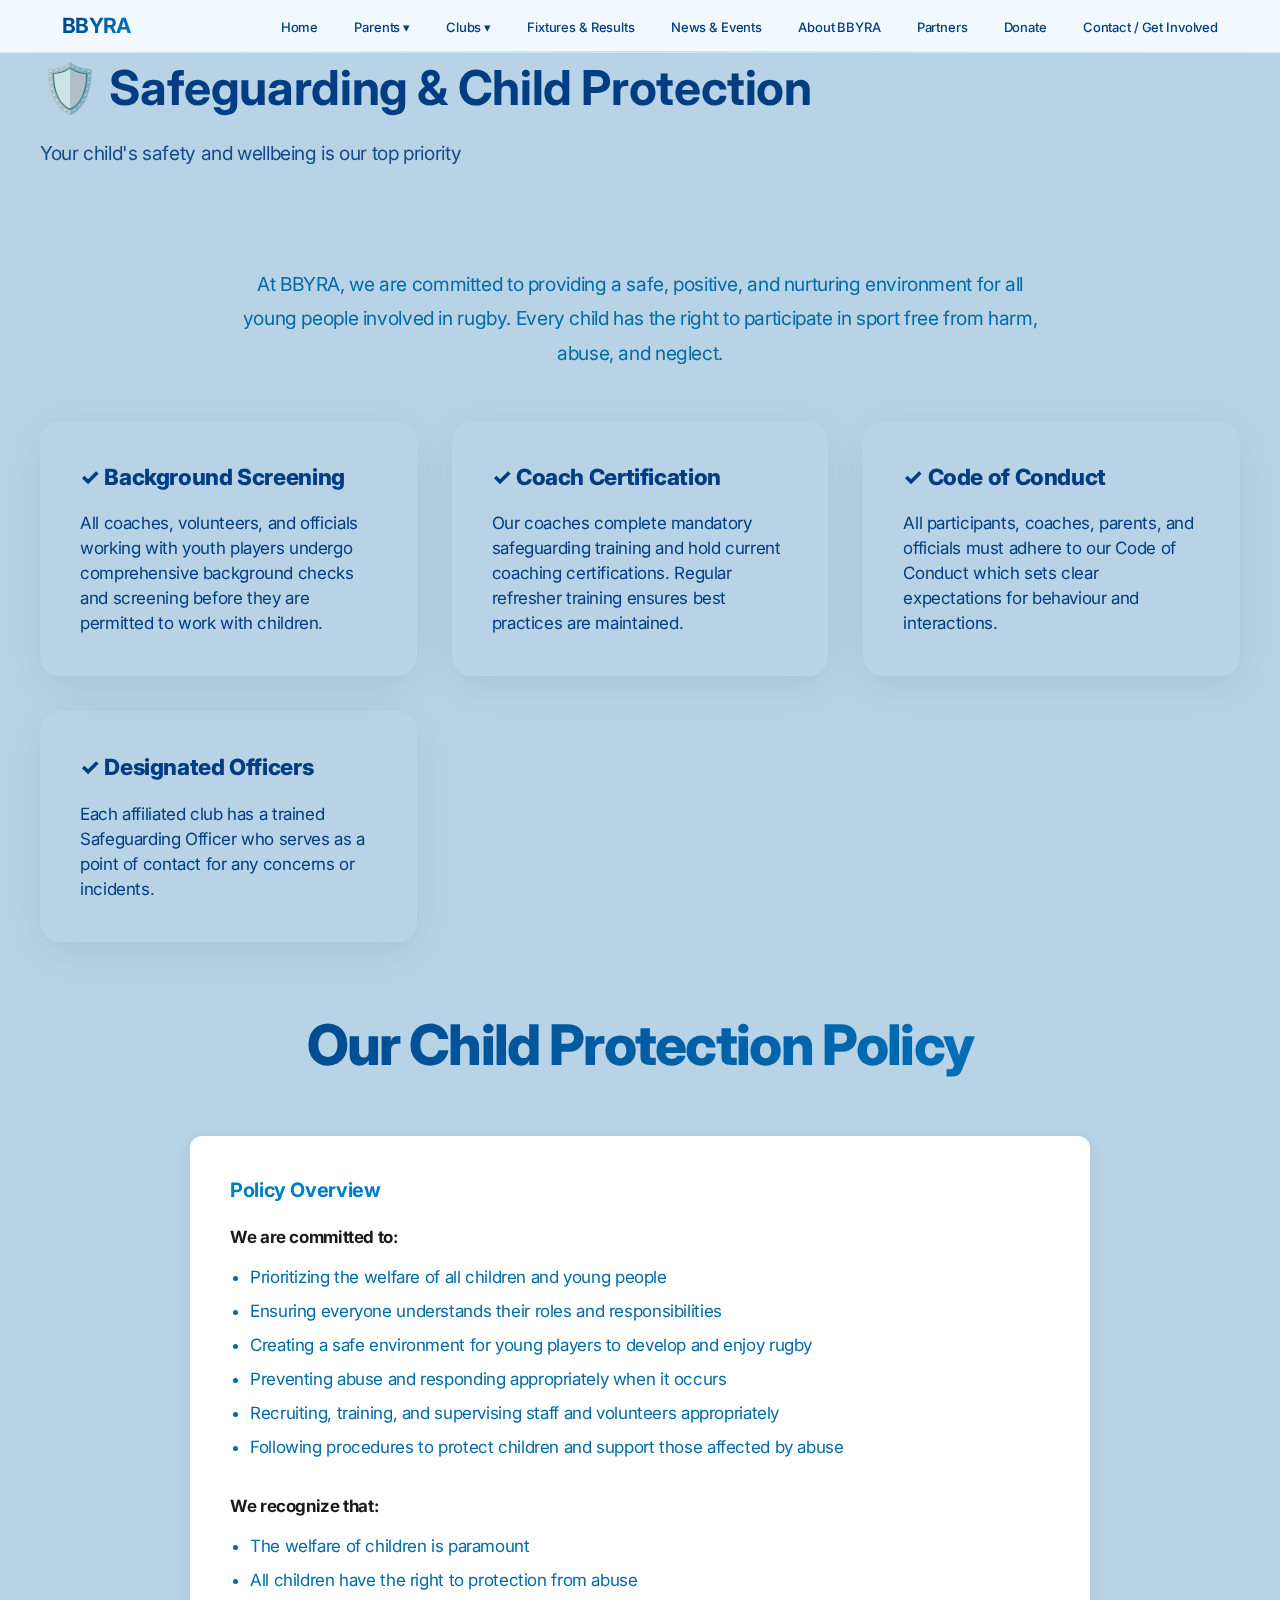
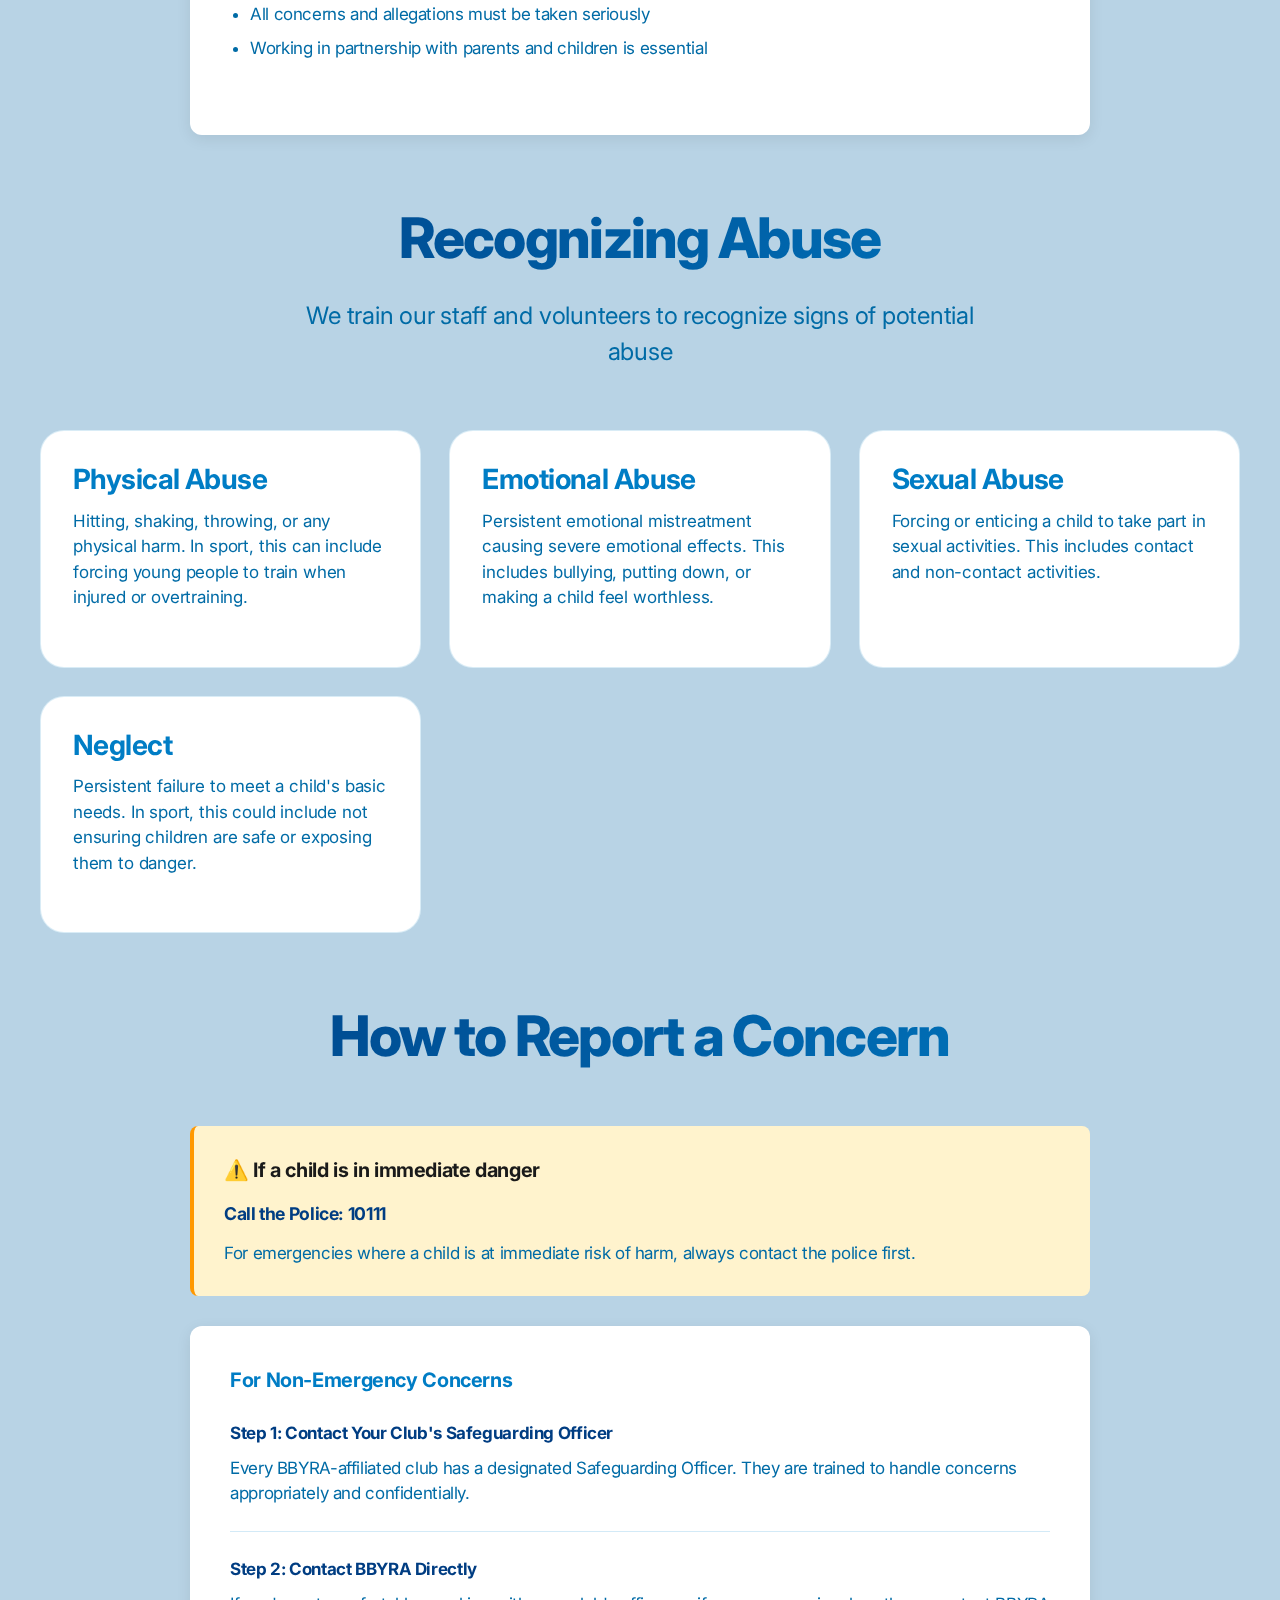
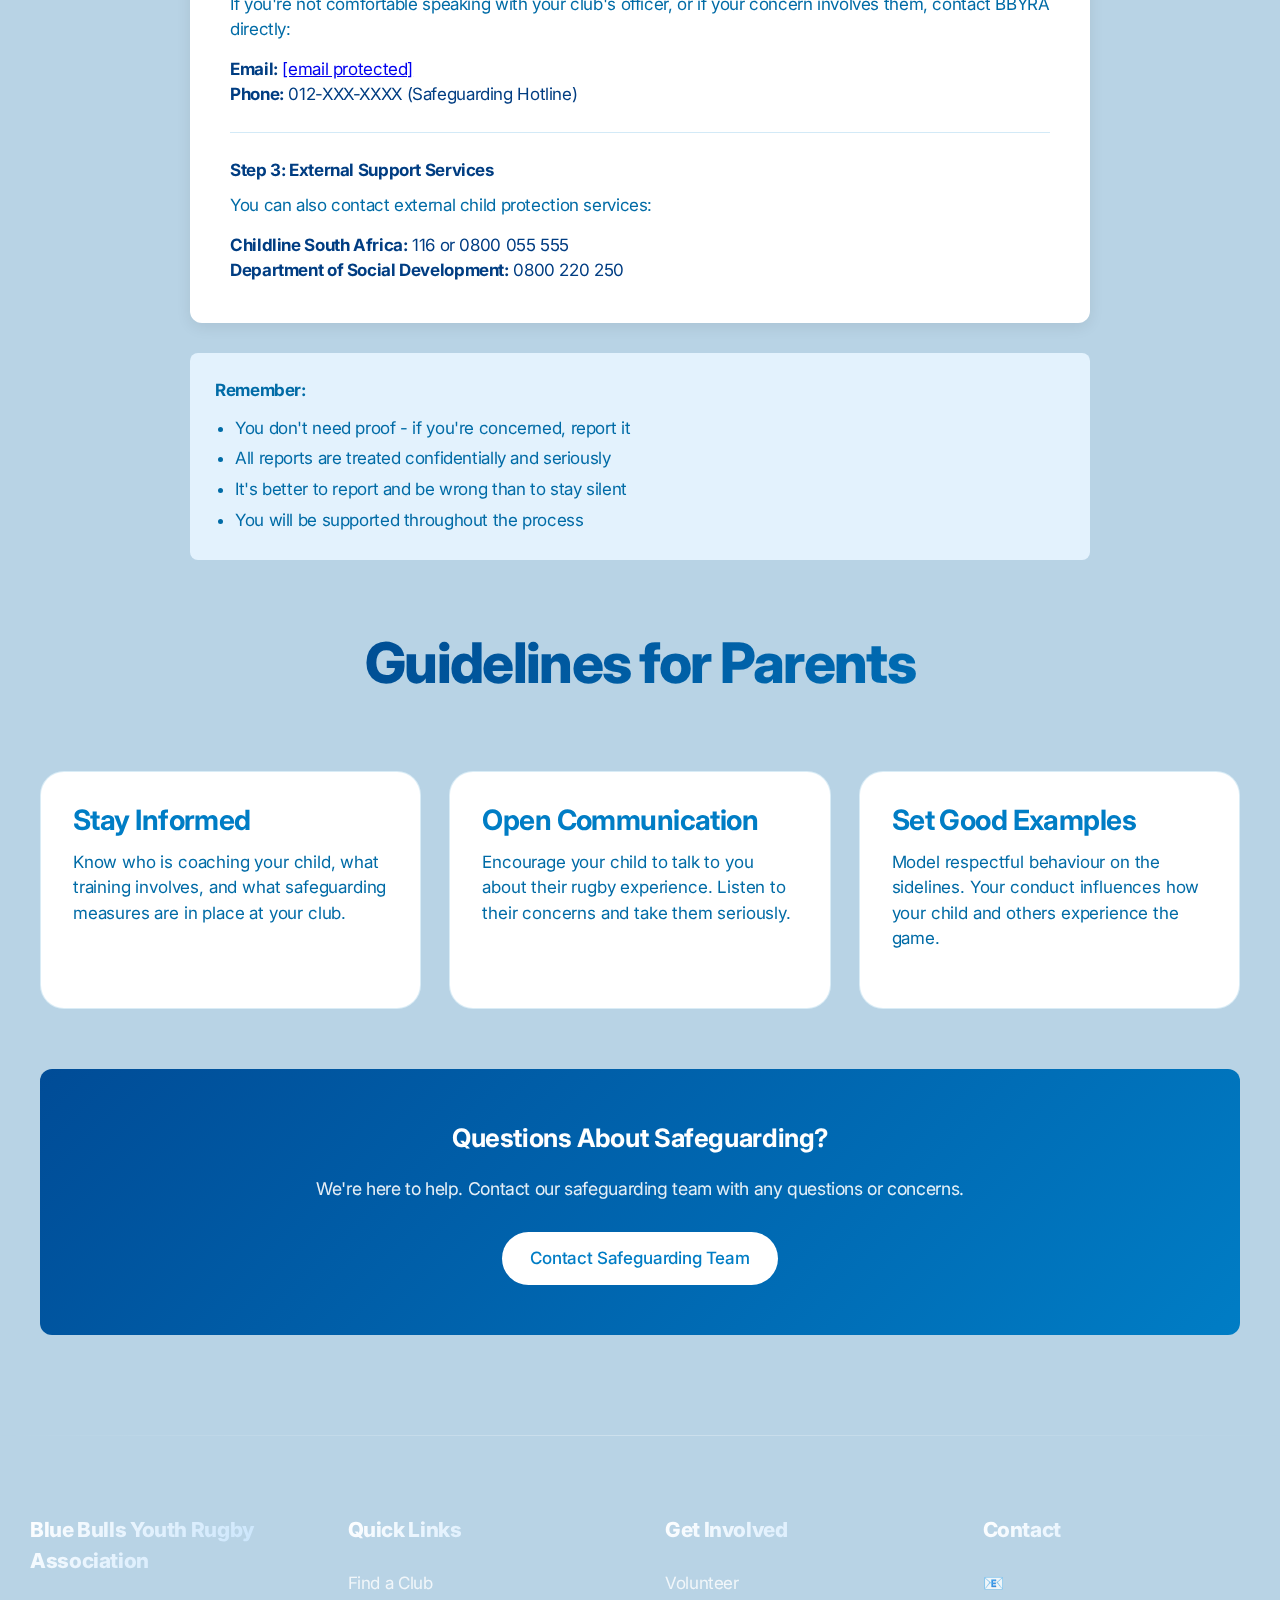
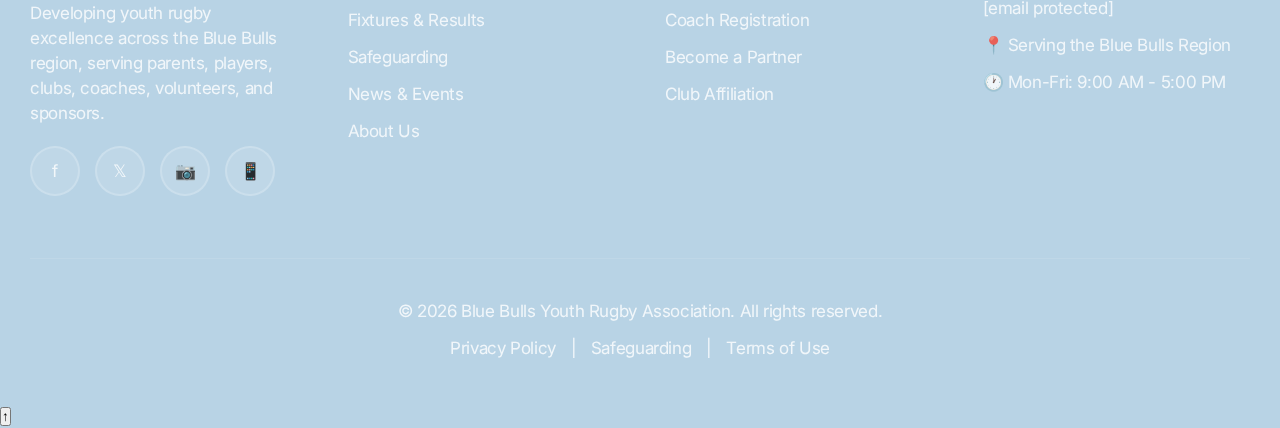
<file: safeguarding.html>
<!DOCTYPE html>
<html lang="en">
<head>
    <meta charset="UTF-8">
    <meta name="viewport" content="width=device-width, initial-scale=1.0">
    <title>Safeguarding & Child Protection | BBYRA</title>
    <link rel="stylesheet" href="styles.css">
</head>
<body>
    <!-- Page Loader -->
    <div class="page-loader">
        <div class="loader-content">
            
            <div class="loader-spinner"></div>
        </div>
    </div>
    <!-- Navigation -->
    <nav class="navbar">
        <div class="nav-container">
            <a href="index.html" class="logo">BBYRA</a>
            <button class="mobile-menu-toggle" onclick="toggleMenu()">☰</button>
            <ul class="nav-menu" id="navMenu">
                <li><a href="index.html">Home</a></li>
                <li class="dropdown">
                    <a href="parents.html">Parents ▾</a>
                    <div class="dropdown-content">
                        <a href="parents.html">Parent Guide</a>
                        <a href="parents.html#how-it-works">How Youth Rugby Works</a>
                        <a href="parents.html#age-groups">Age Groups (U7–U18)</a>
                        <a href="safeguarding.html">Safety & Safeguarding</a>
                    </div>
                </li>
                <li class="dropdown">
                    <a href="clubs.html">Clubs ▾</a>
                    <div class="dropdown-content">
                        <a href="clubs.html">Affiliated Clubs</a>
                        <a href="#club-resources">Club Resources</a>
                    </div>
                </li>
                <li><a href="fixtures.html">Fixtures & Results</a></li>
                <li><a href="news.html">News & Events</a></li>
                <li><a href="about.html">About BBYRA</a></li>
                <li><a href="partners.html">Partners</a></li>
                <li><a href="donate.html">Donate</a></li>
                <li><a href="contact.html">Contact / Get Involved</a></li>
            </ul>
        </div>
    </nav>

    <!-- Page Header -->
    <section class="page-hero">
        <div class="container">
            <h1 style="font-size: 3rem; margin-bottom: 15px;">🛡️ Safeguarding & Child Protection</h1>
            <p style="font-size: 1.2rem; opacity: 0.9;">Your child's safety and wellbeing is our top priority</p>
        </div>
    </section>

    <!-- Main Content -->
    <section class="section">
        <div class="container">
            <!-- Introduction -->
            <div style="max-width: 800px; margin: 0 auto 50px; text-align: center;">
                <p style="font-size: 1.2rem; line-height: 1.8; color: var(--text-secondary);">
                    At BBYRA, we are committed to providing a safe, positive, and nurturing environment for all young people involved in rugby. 
                    Every child has the right to participate in sport free from harm, abuse, and neglect.
                </p>
            </div>

            <!-- Key Commitments -->
            <div class="safeguarding-grid">
                <div class="safeguarding-item">
                    <h3>✓ Background Screening</h3>
                    <p>All coaches, volunteers, and officials working with youth players undergo comprehensive background checks and screening before they are permitted to work with children.</p>
                </div>

                <div class="safeguarding-item">
                    <h3>✓ Coach Certification</h3>
                    <p>Our coaches complete mandatory safeguarding training and hold current coaching certifications. Regular refresher training ensures best practices are maintained.</p>
                </div>

                <div class="safeguarding-item">
                    <h3>✓ Code of Conduct</h3>
                    <p>All participants, coaches, parents, and officials must adhere to our Code of Conduct which sets clear expectations for behaviour and interactions.</p>
                </div>

                <div class="safeguarding-item">
                    <h3>✓ Designated Officers</h3>
                    <p>Each affiliated club has a trained Safeguarding Officer who serves as a point of contact for any concerns or incidents.</p>
                </div>
            </div>

            <!-- Child Protection Policy -->
            <div style="margin-top: 60px;">
                <h2 class="section-title">Our Child Protection Policy</h2>
                
                <div style="background: white; padding: 40px; border-radius: 12px; box-shadow: 0 4px 15px rgba(0,0,0,0.08); max-width: 900px; margin: 30px auto;">
                    <h3 style="color: #007DC5; margin-bottom: 20px;">Policy Overview</h3>
                    
                    <div style="margin-bottom: 30px;">
                        <h4 style="color: #1a1a1a; margin-bottom: 10px;">We are committed to:</h4>
                        <ul style="line-height: 2; color: var(--text-secondary); margin-left: 20px;">
                            <li>Prioritizing the welfare of all children and young people</li>
                            <li>Ensuring everyone understands their roles and responsibilities</li>
                            <li>Creating a safe environment for young players to develop and enjoy rugby</li>
                            <li>Preventing abuse and responding appropriately when it occurs</li>
                            <li>Recruiting, training, and supervising staff and volunteers appropriately</li>
                            <li>Following procedures to protect children and support those affected by abuse</li>
                        </ul>
                    </div>

                    <div style="margin-bottom: 30px;">
                        <h4 style="color: #1a1a1a; margin-bottom: 10px;">We recognize that:</h4>
                        <ul style="line-height: 2; color: var(--text-secondary); margin-left: 20px;">
                            <li>The welfare of children is paramount</li>
                            <li>All children have the right to protection from abuse</li>
                            <li>All concerns and allegations must be taken seriously</li>
                            <li>Working in partnership with parents and children is essential</li>
                        </ul>
                    </div>
                </div>
            </div>

            <!-- Types of Abuse -->
            <div style="margin-top: 60px;">
                <h2 class="section-title">Recognizing Abuse</h2>
                <p class="section-subtitle">We train our staff and volunteers to recognize signs of potential abuse</p>
                
                <div class="card-grid">
                    <div class="card">
                        <div class="card-content">
                            <h3 style="color: #007DC5;">Physical Abuse</h3>
                            <p>Hitting, shaking, throwing, or any physical harm. In sport, this can include forcing young people to train when injured or overtraining.</p>
                        </div>
                    </div>
                    
                    <div class="card">
                        <div class="card-content">
                            <h3 style="color: #007DC5;">Emotional Abuse</h3>
                            <p>Persistent emotional mistreatment causing severe emotional effects. This includes bullying, putting down, or making a child feel worthless.</p>
                        </div>
                    </div>
                    
                    <div class="card">
                        <div class="card-content">
                            <h3 style="color: #007DC5;">Sexual Abuse</h3>
                            <p>Forcing or enticing a child to take part in sexual activities. This includes contact and non-contact activities.</p>
                        </div>
                    </div>
                    
                    <div class="card">
                        <div class="card-content">
                            <h3 style="color: #007DC5;">Neglect</h3>
                            <p>Persistent failure to meet a child's basic needs. In sport, this could include not ensuring children are safe or exposing them to danger.</p>
                        </div>
                    </div>
                </div>
            </div>

            <!-- How to Report -->
            <div style="margin-top: 60px;">
                <h2 class="section-title">How to Report a Concern</h2>
                
                <div style="background: #fff3cd; border-left: 4px solid #ff9800; padding: 30px; border-radius: 8px; margin: 30px auto; max-width: 900px;">
                    <h3 style="color: #1a1a1a; margin-bottom: 15px;">⚠️ If a child is in immediate danger</h3>
                    <p style="font-size: 1.1rem; margin-bottom: 15px;"><strong>Call the Police: 10111</strong></p>
                    <p style="color: var(--text-secondary);">For emergencies where a child is at immediate risk of harm, always contact the police first.</p>
                </div>
                
                <div style="background: white; padding: 40px; border-radius: 12px; box-shadow: 0 4px 15px rgba(0,0,0,0.08); max-width: 900px; margin: 30px auto;">
                    <h3 style="color: #007DC5; margin-bottom: 25px;">For Non-Emergency Concerns</h3>
                    
                    <div style="margin-bottom: 25px; padding-bottom: 25px; border-bottom: 1px solid var(--background-secondary);">
                        <h4 style="margin-bottom: 10px;">Step 1: Contact Your Club's Safeguarding Officer</h4>
                        <p style="color: var(--text-secondary);">Every BBYRA-affiliated club has a designated Safeguarding Officer. They are trained to handle concerns appropriately and confidentially.</p>
                    </div>
                    
                    <div style="margin-bottom: 25px; padding-bottom: 25px; border-bottom: 1px solid var(--background-secondary);">
                        <h4 style="margin-bottom: 10px;">Step 2: Contact BBYRA Directly</h4>
                        <p style="color: var(--text-secondary); margin-bottom: 15px;">If you're not comfortable speaking with your club's officer, or if your concern involves them, contact BBYRA directly:</p>
                        <p><strong>Email:</strong> <a href="/cdn-cgi/l/email-protection" class="__cf_email__" data-cfemail="7b081a1d1e1c0e1a091f12151c3b191902091a55181455011a">[email&#160;protected]</a><br>
                        <strong>Phone:</strong> 012-XXX-XXXX (Safeguarding Hotline)</p>
                    </div>
                    
                    <div>
                        <h4 style="margin-bottom: 10px;">Step 3: External Support Services</h4>
                        <p style="color: var(--text-secondary); margin-bottom: 15px;">You can also contact external child protection services:</p>
                        <p><strong>Childline South Africa:</strong> 116 or 0800 055 555<br>
                        <strong>Department of Social Development:</strong> 0800 220 250</p>
                    </div>
                </div>
                
                <div style="max-width: 900px; margin: 30px auto; padding: 25px; background: #e3f2fd; border-radius: 8px;">
                    <p style="color: var(--text-secondary); margin-bottom: 10px;"><strong>Remember:</strong></p>
                    <ul style="color: var(--text-secondary); margin-left: 20px; line-height: 1.8;">
                        <li>You don't need proof - if you're concerned, report it</li>
                        <li>All reports are treated confidentially and seriously</li>
                        <li>It's better to report and be wrong than to stay silent</li>
                        <li>You will be supported throughout the process</li>
                    </ul>
                </div>
            </div>

            <!-- Parent Guidelines -->
            <div style="margin-top: 60px;">
                <h2 class="section-title">Guidelines for Parents</h2>
                
                <div class="card-grid">
                    <div class="card">
                        <div class="card-content">
                            <h3 style="color: #007DC5;">Stay Informed</h3>
                            <p>Know who is coaching your child, what training involves, and what safeguarding measures are in place at your club.</p>
                        </div>
                    </div>
                    
                    <div class="card">
                        <div class="card-content">
                            <h3 style="color: #007DC5;">Open Communication</h3>
                            <p>Encourage your child to talk to you about their rugby experience. Listen to their concerns and take them seriously.</p>
                        </div>
                    </div>
                    
                    <div class="card">
                        <div class="card-content">
                            <h3 style="color: #007DC5;">Set Good Examples</h3>
                            <p>Model respectful behaviour on the sidelines. Your conduct influences how your child and others experience the game.</p>
                        </div>
                    </div>
                </div>
            </div>

            <!-- Contact CTA -->
            <div style="background: linear-gradient(135deg, #004C97 0%, #007DC5 100%); color: white; padding: 50px 30px; border-radius: 12px; text-align: center; margin-top: 60px;">
                <h2 style="margin-bottom: 20px;">Questions About Safeguarding?</h2>
                <p style="font-size: 1.1rem; margin-bottom: 30px; opacity: 0.9;">We're here to help. Contact our safeguarding team with any questions or concerns.</p>
                <a href="contact.html" class="btn" style="background: white; color: #007DC5;">Contact Safeguarding Team</a>
            </div>
        </div>
    </section>

    <!-- Footer -->
    <footer class="footer">
        <div class="footer-content">
            <div>
                <h4>Blue Bulls Youth Rugby Association</h4>
                <p>Developing youth rugby excellence across the Blue Bulls region, serving parents, players, clubs, coaches, volunteers, and sponsors.</p>
                <div class="social-links">
                    <a href="#" title="Facebook">f</a>
                    <a href="#" title="Twitter">𝕏</a>
                    <a href="#" title="Instagram">📷</a>
                    <a href="#" title="WhatsApp">📱</a>
                </div>
            </div>
            
            <div>
                <h4>Quick Links</h4>
                <a href="clubs.html">Find a Club</a>
                <a href="fixtures.html">Fixtures & Results</a>
                <a href="safeguarding.html">Safeguarding</a>
                <a href="news.html">News & Events</a>
                <a href="about.html">About Us</a>
            </div>
            
            <div>
                <h4>Get Involved</h4>
                <a href="contact.html">Volunteer</a>
                <a href="contact.html">Coach Registration</a>
                <a href="partners.html">Become a Partner</a>
                <a href="contact.html">Club Affiliation</a>
            </div>
            
            <div>
                <h4>Contact</h4>
                <p>📧 <a href="/cdn-cgi/l/email-protection" class="__cf_email__" data-cfemail="7b12151d143b191902091a55181455011a">[email&#160;protected]</a></p>
                <p>📍 Serving the Blue Bulls Region</p>
                <p>🕐 Mon-Fri: 9:00 AM - 5:00 PM</p>
            </div>
        </div>
        
        <div class="footer-bottom">
            <p>&copy; 2026 Blue Bulls Youth Rugby Association. All rights reserved.</p>
            <p><a href="#privacy">Privacy Policy</a> | <a href="safeguarding.html">Safeguarding</a> | <a href="#terms">Terms of Use</a></p>
        </div>
    </footer>
    <button class="back-to-top" id="backToTop" title="Back to top">↑</button>
    <script src="script.js"></script>
</body>
</html>
</file>
<file: styles.css>
/* Blue Bulls Youth Rugby Association - Premium Final Design */

@import url('https://fonts.googleapis.com/css2?family=Inter:wght@300;400;500;600;700;800;900&display=swap');

:root {
    /* Blue Bulls Premium Color Palette */
    --blue-bulls-dark: #003D82;
    --blue-bulls-primary: #007DC5;
    --blue-bulls-light: #4DA8DA;
    --blue-bulls-lighter: #A3D5F0;
    --blue-bulls-ultra-light: #D3EAF7;
    
    /* Sophisticated Backgrounds */
    --background: linear-gradient(135deg, #E8F4FA 0%, #F0F7FB 100%);
    --background-solid: #b8d3e5;
    --background-secondary: #D3EAF7;
    --background-card: #FFFFFF;
    --background-hover: rgba(255, 255, 255, 0.8);
    
    /* Text Hierarchy */
    --text-primary: #003D82;
    --text-secondary: #006BA6;
    --text-tertiary: #4DA8DA;
    --text-light: rgba(0, 61, 130, 0.6);
    
    /* Shadows & Effects */
    --shadow-sm: 0 2px 8px rgba(0, 61, 130, 0.10);
    --shadow-md: 0 8px 24px rgba(0, 61, 130, 0.14);
    --shadow-lg: 0 16px 48px rgba(0, 61, 130, 0.16);
    --shadow-hover: 0 12px 32px rgba(0, 125, 197, 0.2);
    
    /* Borders */
    --border-color: rgba(0, 125, 197, 0.15);
    --border-hover: rgba(0, 125, 197, 0.4);
    
    /* Radius */
    --radius-sm: 8px;
    --radius-md: 12px;
    --radius-lg: 18px;
    --radius-xl: 24px;
    
    /* Transitions */
    --transition-fast: 0.2s cubic-bezier(0.4, 0, 0.2, 1);
    --transition-base: 0.3s cubic-bezier(0.4, 0, 0.2, 1);
    --transition-slow: 0.5s cubic-bezier(0.4, 0, 0.2, 1);
}

* {
    margin: 0;
    padding: 0;
    box-sizing: border-box;
    -webkit-font-smoothing: antialiased;
    -moz-osx-font-smoothing: grayscale;
}

body {
    font-family: 'Inter', -apple-system, BlinkMacSystemFont, 'SF Pro Display', sans-serif;
    line-height: 1.47059;
    font-weight: 400;
    letter-spacing: -0.022em;
    color: var(--text-primary);
    background: var(--background-solid);
    font-size: 17px;
    overflow-x: hidden;
}

/* Smooth Page Load Animation */
@keyframes fadeIn {
    from {
        opacity: 0;
    }
    to {
        opacity: 1;
    }
}

body {
    animation: fadeIn 0.4s ease-out;
}


/* Navigation - Premium with Subtle Animations */
.navbar {
    background: rgba(255, 255, 255, 0.85);
    backdrop-filter: saturate(180%) blur(20px);
    position: sticky;
    top: 0;
    z-index: 1000;
    border-bottom: 1px solid var(--border-color);
    transition: all var(--transition-base);
}

.navbar::before {
    content: '';
    position: absolute;
    bottom: 0;
    left: 0;
    right: 0;
    height: 1px;
    background: linear-gradient(90deg, transparent, var(--blue-bulls-light), transparent);
    opacity: 0;
    transition: opacity var(--transition-base);
}

.navbar:hover::before {
    opacity: 0.3;
}

.nav-container {
    max-width: 1200px;
    margin: 0 auto;
    padding: 0 22px;
    display: flex;
    justify-content: space-between;
    align-items: center;
    height: 52px;
}

.logo {
    font-size: 21px;
    font-weight: 700;
    background: linear-gradient(135deg, var(--blue-bulls-dark), var(--blue-bulls-primary));
    -webkit-background-clip: text;
    -webkit-text-fill-color: transparent;
    background-clip: text;
    text-decoration: none;
    letter-spacing: -0.03em;
    transition: all var(--transition-base);
}

.logo:hover {
    transform: translateY(-1px);
    filter: brightness(1.1);
}

.nav-menu {
    display: flex;
    list-style: none;
    gap: 36px;
    align-items: center;
}

.nav-menu li {
    position: relative;
}

.nav-menu a {
    color: var(--text-primary);
    text-decoration: none;
    font-size: 13px;
    font-weight: 500;
    transition: all var(--transition-base);
    letter-spacing: -0.01em;
    position: relative;
}

.nav-menu a::after {
    content: '';
    position: absolute;
    bottom: -6px;
    left: 50%;
    width: 0;
    height: 2px;
    background: linear-gradient(90deg, var(--blue-bulls-primary), var(--blue-bulls-light));
    transition: all var(--transition-base);
    transform: translateX(-50%);
    border-radius: 2px;
}

.nav-menu a:hover {
    color: var(--blue-bulls-primary);
}

.nav-menu a:hover::after {
    width: 100%;
}

.dropdown-content {
    display: none;
    position: absolute;
    background: rgba(255, 255, 255, 0.98);
    backdrop-filter: saturate(180%) blur(20px);
    min-width: 220px;
    box-shadow: var(--shadow-lg);
    border-radius: var(--radius-lg);
    top: calc(100% + 16px);
    left: -20px;
    padding: 16px;
    border: 1px solid var(--border-color);
    opacity: 0;
    transform: translateY(-10px);
    transition: all var(--transition-base);
}

.dropdown:hover .dropdown-content {
    display: block;
    opacity: 1;
    transform: translateY(0);
    animation: slideDown 0.3s cubic-bezier(0.34, 1.56, 0.64, 1);
}

@keyframes slideDown {
    from {
        opacity: 0;
        transform: translateY(-10px) scale(0.95);
    }
    to {
        opacity: 1;
        transform: translateY(0) scale(1);
    }
}

.dropdown-content a {
    display: block;
    padding: 10px 14px;
    color: var(--text-primary);
    font-size: 13px;
    border-radius: var(--radius-sm);
    transition: all var(--transition-fast);
}

.dropdown-content a::after {
    display: none;
}

.dropdown-content a:hover {
    background: linear-gradient(135deg, rgba(0, 125, 197, 0.08), rgba(77, 168, 218, 0.08));
    transform: translateX(4px);
}

.mobile-menu-toggle {
    display: none;
    background: none;
    border: none;
    font-size: 24px;
    cursor: pointer;
    color: var(--text-primary);
    padding: 8px;
    transition: transform var(--transition-base);
}

.mobile-menu-toggle:hover {
    transform: rotate(90deg);
}


/* Hero Section - Premium with Sophisticated Animations */
.hero {
    position: relative;
    min-height: 720px;
    display: flex;
    align-items: center;
    justify-content: center;
    overflow: hidden;
    background: linear-gradient(135deg, #D3EAF7 0%, #E8F4FA 50%, #F0F7FB 100%);
    padding: 100px 22px 80px;
}

.hero::before {
    content: '';
    position: absolute;
    top: -50%;
    right: -10%;
    width: 800px;
    height: 800px;
    background: radial-gradient(circle, rgba(77, 168, 218, 0.15) 0%, transparent 70%);
    animation: pulse 8s ease-in-out infinite;
}

.hero::after {
    content: '';
    position: absolute;
    bottom: -50%;
    left: -10%;
    width: 600px;
    height: 600px;
    background: radial-gradient(circle, rgba(0, 125, 197, 0.1) 0%, transparent 70%);
    animation: pulse 10s ease-in-out infinite reverse;
}

@keyframes pulse {
    0%, 100% {
        transform: scale(1) translateY(0);
        opacity: 1;
    }
    50% {
        transform: scale(1.1) translateY(-20px);
        opacity: 0.8;
    }
}

.hero-background {
    position: absolute;
    top: 0;
    left: 0;
    width: 100%;
    height: 100%;
    object-fit: cover;
    opacity: 0.08;
    filter: blur(0px);
    transition: all var(--transition-slow);
}

.hero:hover .hero-background {
    opacity: 0.12;
    transform: scale(1.05);
}

.hero-overlay {
    position: absolute;
    top: 0;
    left: 0;
    width: 100%;
    height: 100%;
    background: 
        radial-gradient(ellipse at top right, rgba(77, 168, 218, 0.1), transparent 50%),
        radial-gradient(ellipse at bottom left, rgba(0, 125, 197, 0.08), transparent 50%);
    pointer-events: none;
}

.hero-content {
    position: relative;
    z-index: 2;
    text-align: center;
    max-width: 980px;
    padding: 0 22px;
    animation: fadeInUp 0.8s cubic-bezier(0.34, 1.56, 0.64, 1);
}

@keyframes fadeInUp {
    from {
        opacity: 0;
        transform: translateY(40px);
    }
    to {
        opacity: 1;
        transform: translateY(0);
    }
}

.hero h1 {
    font-size: 80px;
    font-weight: 800;
    margin-bottom: 24px;
    line-height: 1.15;
    letter-spacing: -0.025em;
    background: linear-gradient(135deg, var(--blue-bulls-dark) 0%, var(--blue-bulls-primary) 100%);
    -webkit-background-clip: text;
    -webkit-text-fill-color: transparent;
    background-clip: text;
    animation: fadeInUp 0.8s cubic-bezier(0.34, 1.56, 0.64, 1) 0.2s both;
    padding: 10px 0;
    display: inline-block;
}

.hero-subtitle {
    font-size: 28px;
    font-weight: 400;
    margin-bottom: 40px;
    color: var(--text-secondary);
    letter-spacing: -0.01em;
    line-height: 1.5;
    animation: fadeInUp 0.8s cubic-bezier(0.34, 1.56, 0.64, 1) 0.4s both;
}

.cta-buttons {
    display: flex;
    gap: 16px;
    justify-content: center;
    flex-wrap: wrap;
    margin-top: 36px;
    animation: fadeInUp 0.8s cubic-bezier(0.34, 1.56, 0.64, 1) 0.6s both;
}

.btn {
    padding: 14px 28px;
    font-size: 17px;
    font-weight: 500;
    border: none;
    border-radius: 980px;
    cursor: pointer;
    text-decoration: none;
    display: inline-flex;
    align-items: center;
    gap: 8px;
    transition: all var(--transition-base);
    letter-spacing: -0.01em;
    min-width: 140px;
    justify-content: center;
    font-family: inherit;
    position: relative;
    overflow: hidden;
}

.btn::before {
    content: '';
    position: absolute;
    top: 50%;
    left: 50%;
    width: 0;
    height: 0;
    background: rgba(255, 255, 255, 0.3);
    border-radius: 50%;
    transform: translate(-50%, -50%);
    transition: width var(--transition-slow), height var(--transition-slow);
}

.btn:active::before {
    width: 300px;
    height: 300px;
}

.btn-primary {
    background: linear-gradient(135deg, var(--blue-bulls-dark), var(--blue-bulls-primary));
    color: #ffffff;
    box-shadow: 0 4px 16px rgba(0, 61, 130, 0.25);
}

.btn-primary:hover {
    transform: translateY(-2px);
    box-shadow: 0 8px 24px rgba(0, 61, 130, 0.35);
}

.btn-primary:active {
    transform: translateY(0);
}

.btn-secondary {
    background: var(--background-card);
    color: var(--blue-bulls-dark);
    border: 1.5px solid var(--border-color);
    box-shadow: 0 2px 8px rgba(0, 61, 130, 0.08);
}

.btn-secondary:hover {
    background: var(--blue-bulls-dark);
    color: #ffffff;
    border-color: var(--blue-bulls-dark);
    transform: translateY(-2px);
    box-shadow: 0 8px 24px rgba(0, 61, 130, 0.25);
}

.btn-secondary:active {
    transform: translateY(0);
}


/* Sections - Premium with Staggered Animations */
.section {
    padding: 100px 22px;
    position: relative;
}

.container {
    max-width: 1200px;
    margin: 0 auto;
}

.section-title {
    text-align: center;
    font-size: 56px;
    font-weight: 800;
    background: linear-gradient(135deg, var(--blue-bulls-dark) 0%, var(--blue-bulls-primary) 100%);
    -webkit-background-clip: text;
    -webkit-text-fill-color: transparent;
    background-clip: text;
    margin-bottom: 16px;
    letter-spacing: -0.03em;
    line-height: 1.2;
    animation: fadeIn 0.6s ease-out;
    padding: 10px 0;
    display: inline-block;
    width: 100%;
}

.section-subtitle {
    text-align: center;
    font-size: 24px;
    font-weight: 400;
    color: var(--text-secondary);
    margin-bottom: 60px;
    max-width: 700px;
    margin-left: auto;
    margin-right: auto;
    line-height: 1.5;
    letter-spacing: -0.01em;
    animation: fadeIn 0.6s ease-out 0.2s both;
}

/* Cards - Premium with Sophisticated Hover Effects */
.card-grid {
    display: grid;
    grid-template-columns: repeat(auto-fit, minmax(320px, 1fr));
    gap: 28px;
    margin-top: 48px;
}

.card {
    background: var(--background-card);
    border-radius: var(--radius-xl);
    overflow: hidden;
    transition: all var(--transition-base);
    border: 1px solid var(--border-color);
    position: relative;
    animation: fadeInUp 0.6s ease-out both;
}

.card:nth-child(1) { animation-delay: 0.1s; }
.card:nth-child(2) { animation-delay: 0.2s; }
.card:nth-child(3) { animation-delay: 0.3s; }
.card:nth-child(4) { animation-delay: 0.4s; }
.card:nth-child(5) { animation-delay: 0.5s; }
.card:nth-child(6) { animation-delay: 0.6s; }

.card::before {
    content: '';
    position: absolute;
    top: 0;
    left: 0;
    right: 0;
    height: 4px;
    background: linear-gradient(90deg, var(--blue-bulls-primary), var(--blue-bulls-light));
    transform: scaleX(0);
    transform-origin: left;
    transition: transform var(--transition-base);
}

.card:hover::before {
    transform: scaleX(1);
}

.card::after {
    content: '';
    position: absolute;
    top: 0;
    left: 0;
    right: 0;
    bottom: 0;
    background: linear-gradient(135deg, rgba(0, 125, 197, 0.03) 0%, transparent 100%);
    opacity: 0;
    transition: opacity var(--transition-base);
    pointer-events: none;
}

.card:hover {
    transform: translateY(-8px);
    box-shadow: var(--shadow-hover);
    border-color: var(--border-hover);
}

.card:hover::after {
    opacity: 1;
}

.card-image {
    width: 100%;
    height: 260px;
    object-fit: cover;
    background: linear-gradient(135deg, var(--background-secondary) 0%, #E8F4FA 100%);
    display: flex;
    align-items: center;
    justify-content: center;
    font-size: 13px;
    color: var(--text-tertiary);
    font-weight: 500;
    letter-spacing: -0.01em;
    position: relative;
    overflow: hidden;
    transition: all var(--transition-base);
}

.card-image::before {
    content: '🏉';
    position: absolute;
    font-size: 120px;
    opacity: 0.04;
    animation: float 6s ease-in-out infinite;
}

@keyframes float {
    0%, 100% {
        transform: translateY(0) rotate(0deg);
    }
    50% {
        transform: translateY(-20px) rotate(5deg);
    }
}

.card:hover .card-image {
    transform: scale(1.05);
}

.card-content {
    padding: 32px;
    position: relative;
    z-index: 1;
}

.card h3 {
    color: var(--blue-bulls-dark);
    margin-bottom: 12px;
    font-size: 28px;
    font-weight: 700;
    letter-spacing: -0.02em;
    line-height: 1.2;
    transition: color var(--transition-base);
}

.card:hover h3 {
    color: var(--blue-bulls-primary);
}

.card p {
    color: var(--text-secondary);
    margin-bottom: 24px;
    line-height: 1.5;
    font-size: 17px;
    letter-spacing: -0.01em;
}

.card .btn {
    padding: 10px 22px;
    font-size: 15px;
}


/* Club Card - Light Blue Theme */
.club-card {
    text-align: center;
}

.club-logo {
    width: 100%;
    height: 200px;
    display: flex;
    align-items: center;
    justify-content: center;
    background: var(--background-secondary);
    margin-bottom: 24px;
    font-size: 14px;
    font-weight: 500;
    color: var(--text-tertiary);
    letter-spacing: -0.01em;
}

.club-info {
    margin: 20px 0;
}

.club-info span {
    display: block;
    margin: 8px 0;
    color: var(--text-secondary);
    font-size: 15px;
    letter-spacing: -0.01em;
}

.badge {
    display: inline-block;
    padding: 4px 12px;
    background: var(--blue-bulls-dark);
    color: #ffffff;
    border-radius: 12px;
    font-size: 12px;
    font-weight: 500;
    margin: 4px;
    letter-spacing: -0.01em;
}

/* Fixtures Table - Light Blue Theme */
.fixtures-filters {
    display: flex;
    gap: 12px;
    margin-bottom: 32px;
    flex-wrap: wrap;
}

.fixtures-filters select {
    padding: 10px 16px;
    border: 1px solid var(--border-color);
    border-radius: var(--radius-md);
    font-size: 15px;
    cursor: pointer;
    font-weight: 400;
    background: var(--background-card);
    color: var(--text-primary);
    transition: all 0.2s ease;
    font-family: inherit;
    letter-spacing: -0.01em;
}

.fixtures-filters select:hover {
    border-color: var(--blue-bulls-primary);
}

.fixtures-filters select:focus {
    outline: none;
    border-color: var(--blue-bulls-primary);
    box-shadow: 0 0 0 4px rgba(0, 125, 197, 0.15);
}

.fixtures-table {
    width: 100%;
    background: var(--background-card);
    border-radius: var(--radius-xl);
    overflow: hidden;
    border: 1px solid var(--border-color);
}

.fixtures-table table {
    width: 100%;
    border-collapse: collapse;
}

.fixtures-table th {
    background: var(--background-secondary);
    color: var(--blue-bulls-dark);
    padding: 16px 20px;
    text-align: left;
    font-weight: 600;
    font-size: 12px;
    text-transform: uppercase;
    letter-spacing: 0.06em;
}

.fixtures-table td {
    padding: 20px;
    border-bottom: 1px solid var(--border-color);
    font-size: 15px;
    color: var(--text-primary);
    letter-spacing: -0.01em;
}

.fixtures-table tr:hover {
    background: var(--background-secondary);
}

.fixtures-table tr:last-child td {
    border-bottom: none;
}


/* Forms - Modern & User-Friendly */
.form-group {
    margin-bottom: 25px;
}

.form-group label {
    display: block;
    margin-bottom: 10px;
    font-weight: 700;
    color: var(--text-dark);
    font-size: 0.95rem;
}

.form-group input,
.form-group textarea,
.form-group select {
    width: 100%;
    padding: 16px 20px;
    border: 2px solid rgba(0, 85, 165, 0.1);
    border-radius: 12px;
    font-size: 1rem;
    font-family: 'Poppins', sans-serif;
    transition: all 0.3s ease;
    background: white;
}

.form-group input:focus,
.form-group textarea:focus,
.form-group select:focus {
    outline: none;
    border-color: var(--blue-bulls-blue);
    box-shadow: 0 0 0 4px rgba(0, 85, 165, 0.1);
}

.form-group textarea {
    min-height: 140px;
    resize: vertical;
}

.checkbox-group {
    display: flex;
    align-items: flex-start;
    gap: 12px;
}

.checkbox-group input {
    width: auto;
    margin-top: 4px;
}

.checkbox-group label {
    margin-bottom: 0;
    font-weight: 400;
}

/* Safeguarding Section - More Impactful */
.safeguarding-grid {
    display: grid;
    grid-template-columns: repeat(auto-fit, minmax(280px, 1fr));
    gap: 35px;
    margin-top: 50px;
}

.safeguarding-item {
    background: var(--white);
    padding: 40px;
    border-radius: 20px;
    box-shadow: 0 10px 40px rgba(0,0,0,0.08);
    border-left: 5px solid var(--blue-bulls-blue);
    transition: all 0.4s ease;
}

.safeguarding-item:hover {
    transform: translateX(5px);
    border-left-color: var(--accent-orange);
    box-shadow: 0 15px 50px rgba(0,0,0,0.12);
}

.safeguarding-item h3 {
    color: var(--blue-bulls-blue);
    margin-bottom: 18px;
    font-weight: 800;
    font-size: 1.4rem;
}

.alert {
    padding: 30px;
    background: linear-gradient(135deg, #e3f2fd 0%, #bbdefb 50%, #e3f2fd 100%);
    border-left: 5px solid var(--blue-bulls-blue);
    border-radius: 16px;
    margin: 30px 0;
    box-shadow: 0 8px 30px rgba(0, 85, 165, 0.15);
}


/* Footer - Modern & Stylish */
.footer {
    background: linear-gradient(135deg, #001a3d 0%, var(--blue-bulls-dark-blue) 50%, #001a3d 100%);
    color: var(--white);
    padding: 80px 30px 30px;
    position: relative;
    overflow: hidden;
}

.footer::before {
    content: '';
    position: absolute;
    top: 0;
    left: 0;
    right: 0;
    height: 1px;
    background: linear-gradient(90deg, transparent, rgba(255,255,255,0.3), transparent);
}

.footer-content {
    max-width: 1400px;
    margin: 0 auto;
    display: grid;
    grid-template-columns: repeat(auto-fit, minmax(250px, 1fr));
    gap: 50px;
    margin-bottom: 50px;
}

.footer h4 {
    margin-bottom: 25px;
    font-size: 1.3rem;
    font-weight: 800;
    background: linear-gradient(135deg, #ffffff, #bbdefb);
    -webkit-background-clip: text;
    -webkit-text-fill-color: transparent;
    background-clip: text;
}

.footer p,
.footer a {
    color: rgba(255,255,255,0.8);
    text-decoration: none;
    display: block;
    margin-bottom: 12px;
    transition: all 0.3s ease;
}

.footer a:hover {
    color: var(--white);
    transform: translateX(5px);
}

.social-links {
    display: flex;
    gap: 15px;
    margin-top: 20px;
}

.social-links a {
    display: inline-flex;
    width: 50px;
    height: 50px;
    background: rgba(255, 255, 255, 0.1);
    border-radius: 50%;
    align-items: center;
    justify-content: center;
    transition: all 0.4s ease;
    border: 2px solid rgba(255, 255, 255, 0.2);
}

.social-links a:hover {
    background: linear-gradient(135deg, var(--accent-orange), #ff8c5a);
    border-color: var(--accent-orange);
    transform: translateY(-5px) scale(1.1);
    box-shadow: 0 10px 30px rgba(255, 107, 53, 0.4);
}

.footer-bottom {
    text-align: center;
    padding-top: 40px;
    border-top: 1px solid rgba(255,255,255,0.1);
    color: rgba(255,255,255,0.6);
}

.footer-bottom a {
    display: inline;
    margin: 0 10px;
}


/* Responsive - Mobile First Approach */
@media (max-width: 768px) {
    .nav-menu {
        display: none;
        flex-direction: column;
        position: absolute;
        top: 80px;
        left: 0;
        right: 0;
        background: rgba(255, 255, 255, 0.98);
        backdrop-filter: blur(10px);
        padding: 30px;
        box-shadow: 0 10px 40px rgba(0,0,0,0.15);
        gap: 20px;
    }
    
    .nav-menu.active {
        display: flex;
    }
    
    .mobile-menu-toggle {
        display: flex;
        align-items: center;
        justify-content: center;
    }
    
    .hero h1 {
        font-size: 2.8rem;
        letter-spacing: -1px;
    }
    
    .hero-subtitle {
        font-size: 1.2rem;
    }
    
    .cta-buttons {
        flex-direction: column;
        width: 100%;
    }
    
    .btn {
        width: 100%;
        max-width: 100%;
        justify-content: center;
    }
    
    .card-grid {
        grid-template-columns: 1fr;
    }
    
    .section-title {
        font-size: 2.5rem;
    }
    
    .section {
        padding: 60px 20px;
    }
    
    .fixtures-table {
        overflow-x: auto;
    }
    
    .dropdown-content {
        position: static;
        box-shadow: none;
        background: transparent;
        padding: 0;
        border: none;
        display: none;
    }
    
    .dropdown.active .dropdown-content {
        display: block;
        margin-top: 10px;
    }
    
    .dropdown-content a {
        padding: 10px 20px;
        background: rgba(0, 85, 165, 0.05);
        border-radius: 8px;
        margin: 5px 0;
    }

/* Forms - Light Blue Theme */
.form-group {
    margin-bottom: 20px;
}

.form-group label {
    display: block;
    margin-bottom: 8px;
    font-weight: 500;
    color: var(--blue-bulls-dark);
    font-size: 15px;
    letter-spacing: -0.01em;
}

.form-group input,
.form-group textarea,
.form-group select {
    width: 100%;
    padding: 12px 16px;
    border: 1px solid var(--border-color);
    border-radius: var(--radius-md);
    font-size: 17px;
    font-family: inherit;
    transition: all 0.2s ease;
    background: var(--background-card);
    color: var(--text-primary);
    letter-spacing: -0.022em;
}

.form-group input:focus,
.form-group textarea:focus,
.form-group select:focus {
    outline: none;
    border-color: var(--blue-bulls-primary);
    box-shadow: 0 0 0 4px rgba(0, 125, 197, 0.15);
}

.form-group textarea {
    min-height: 120px;
    resize: vertical;
}

.checkbox-group {
    display: flex;
    align-items: flex-start;
    gap: 10px;
}

.checkbox-group input {
    width: auto;
    margin-top: 2px;
}

.checkbox-group label {
    margin-bottom: 0;
    font-weight: 400;
    font-size: 15px;
}

/* Safeguarding Section - Light Blue Theme */
.safeguarding-grid {
    display: grid;
    grid-template-columns: repeat(auto-fit, minmax(280px, 1fr));
    gap: 24px;
    margin-top: 48px;
}

.safeguarding-item {
    background: var(--background-card);
    padding: 32px;
    border-radius: var(--radius-xl);
    border: 1px solid var(--border-color);
    transition: all 0.3s ease;
}

.safeguarding-item:hover {
    transform: translateY(-4px);
    box-shadow: 0 12px 24px rgba(0, 61, 130, 0.15);
    border-color: var(--blue-bulls-light);
}

.safeguarding-item h3 {
    color: var(--blue-bulls-dark);
    margin-bottom: 12px;
    font-weight: 600;
    font-size: 21px;
    letter-spacing: -0.02em;
}

.safeguarding-item p {
    color: var(--text-secondary);
    line-height: 1.47059;
    font-size: 17px;
    letter-spacing: -0.022em;
}

.alert {
    padding: 24px;
    background: var(--background-card);
    border-radius: var(--radius-xl);
    margin: 32px 0;
    border: 1px solid var(--border-color);
}

/* Footer - Light Blue Theme */
.footer {
    background: var(--blue-bulls-dark);
    color: #E8F4FA;
    padding: 60px 22px 24px;
    border-top: 1px solid rgba(77, 168, 218, 0.2);
}

.footer-content {
    max-width: 1200px;
    margin: 0 auto;
    display: grid;
    grid-template-columns: repeat(auto-fit, minmax(250px, 1fr));
    gap: 48px;
    margin-bottom: 40px;
}

.footer h4 {
    margin-bottom: 20px;
    font-size: 12px;
    font-weight: 600;
    color: #ffffff;
    text-transform: uppercase;
    letter-spacing: 0.06em;
}

.footer p,
.footer a {
    color: var(--blue-bulls-lighter);
    text-decoration: none;
    display: block;
    margin-bottom: 12px;
    font-size: 12px;
    letter-spacing: -0.01em;
    transition: color 0.2s ease;
}

.footer a:hover {
    color: #ffffff;
}

.social-links {
    display: flex;
    gap: 12px;
    margin-top: 16px;
}

.social-links a {
    display: inline-flex;
    width: 32px;
    height: 32px;
    background: rgba(232, 244, 250, 0.1);
    border-radius: 50%;
    align-items: center;
    justify-content: center;
    transition: all 0.2s ease;
    border: 1px solid rgba(232, 244, 250, 0.2);
}

.social-links a:hover {
    background: rgba(232, 244, 250, 0.2);
    transform: scale(1.1);
}

.footer-bottom {
    text-align: center;
    padding-top: 32px;
    border-top: 1px solid rgba(77, 168, 218, 0.2);
    color: var(--blue-bulls-lighter);
    font-size: 12px;
}

.footer-bottom a {
    display: inline;
    margin: 0 8px;
}

/* Utility Classes - Light Blue Theme */
.bg-light {
    background: var(--background-secondary);
}

.text-center {
    text-align: center;
}

.mt-4 {
    margin-top: 50px;
}

.mb-4 {
    margin-bottom: 50px;
}

/* Responsive - Light Blue Theme */
@media (max-width: 768px) {
    .nav-menu {
        display: none;
        flex-direction: column;
        position: absolute;
        top: 48px;
        left: 0;
        right: 0;
        background: rgba(245, 250, 253, 0.98);
        backdrop-filter: saturate(180%) blur(20px);
        padding: 30px;
        box-shadow: 0 10px 40px rgba(0, 61, 130, 0.15);
        gap: 20px;
        border-top: 1px solid var(--border-color);
    }
    
    .nav-menu.active {
        display: flex;
    }
    
    .mobile-menu-toggle {
        display: flex;
        align-items: center;
        justify-content: center;
    }
    
    .hero h1 {
        font-size: 48px;
    }
    
    .hero-subtitle {
        font-size: 21px;
    }
    
    .cta-buttons {
        flex-direction: column;
        width: 100%;
    }
    
    .btn {
        width: 100%;
        max-width: 100%;
        justify-content: center;
    }
    
    .card-grid {
        grid-template-columns: 1fr;
    }
    
    .section-title {
        font-size: 40px;
    }
    
    .section-subtitle {
        font-size: 19px;
    }
    
    .section {
        padding: 60px 20px;
    }
    
    .fixtures-table {
        overflow-x: auto;
    }
    
    .dropdown-content {
        position: static;
        box-shadow: none;
        background: transparent;
        padding: 0;
        border: none;
        display: none;
    }
    
    .dropdown.active .dropdown-content {
        display: block;
        margin-top: 10px;
    }
    
    .dropdown-content a {
        padding: 10px 20px;
        background: var(--background-secondary);
        border-radius: 8px;
        margin: 5px 0;
    }
}

/* Smooth Scrolling */
html {
    scroll-behavior: smooth;
}

/* Selection Color */
::selection {
    background: var(--blue-bulls-light);
    color: white;
}

::-moz-selection {
    background: var(--blue-bulls-light);
    color: white;
}

/* Scrollbar Styling */
::-webkit-scrollbar {
    width: 12px;
}

::-webkit-scrollbar-track {
    background: var(--background-secondary);
}

::-webkit-scrollbar-thumb {
    background: var(--blue-bulls-primary);
    border-radius: 6px;
}

::-webkit-scrollbar-thumb:hover {
    background: var(--blue-bulls-dark);
}

/* Club Card - Premium Design */
.club-card {
    text-align: center;
}

.club-logo {
    width: 100%;
    height: 220px;
    display: flex;
    align-items: center;
    justify-content: center;
    background: linear-gradient(135deg, var(--background-secondary) 0%, #E8F4FA 100%);
    margin-bottom: 24px;
    font-size: 13px;
    font-weight: 500;
    color: var(--text-tertiary);
    letter-spacing: -0.01em;
    position: relative;
    overflow: hidden;
    transition: all var(--transition-base);
}

.club-logo::before {
    content: '';
    position: absolute;
    top: 50%;
    left: 50%;
    width: 100px;
    height: 100px;
    background: radial-gradient(circle, rgba(0, 125, 197, 0.1) 0%, transparent 70%);
    transform: translate(-50%, -50%);
    animation: pulse 4s ease-in-out infinite;
}

.card:hover .club-logo {
    background: linear-gradient(135deg, var(--blue-bulls-lighter) 0%, var(--background-secondary) 100%);
}

.club-info {
    margin: 20px 0;
}

.club-info span {
    display: block;
    margin: 10px 0;
    color: var(--text-secondary);
    font-size: 15px;
    letter-spacing: -0.01em;
}

.badge {
    display: inline-block;
    padding: 6px 14px;
    background: linear-gradient(135deg, var(--blue-bulls-dark), var(--blue-bulls-primary));
    color: #ffffff;
    border-radius: 16px;
    font-size: 12px;
    font-weight: 600;
    margin: 5px;
    letter-spacing: 0;
    box-shadow: 0 2px 8px rgba(0, 61, 130, 0.2);
    transition: all var(--transition-fast);
}

.badge:hover {
    transform: translateY(-2px);
    box-shadow: 0 4px 12px rgba(0, 61, 130, 0.3);
}

/* Fixtures Table - Premium Design */
.fixtures-filters {
    display: flex;
    gap: 12px;
    margin-bottom: 32px;
    flex-wrap: wrap;
}

.fixtures-filters select {
    padding: 12px 18px;
    border: 1.5px solid var(--border-color);
    border-radius: var(--radius-md);
    font-size: 15px;
    cursor: pointer;
    font-weight: 500;
    background: var(--background-card);
    color: var(--text-primary);
    transition: all var(--transition-base);
    font-family: inherit;
    letter-spacing: -0.01em;
    box-shadow: var(--shadow-sm);
}

.fixtures-filters select:hover {
    border-color: var(--blue-bulls-primary);
    transform: translateY(-2px);
    box-shadow: var(--shadow-md);
}

.fixtures-filters select:focus {
    outline: none;
    border-color: var(--blue-bulls-primary);
    box-shadow: 0 0 0 4px rgba(0, 125, 197, 0.15);
}

.fixtures-table {
    width: 100%;
    background: var(--background-card);
    border-radius: var(--radius-xl);
    overflow: hidden;
    border: 1px solid var(--border-color);
    box-shadow: var(--shadow-sm);
    transition: all var(--transition-base);
}

.fixtures-table:hover {
    box-shadow: var(--shadow-md);
}

.fixtures-table table {
    width: 100%;
    border-collapse: collapse;
}

.fixtures-table th {
    background: linear-gradient(135deg, var(--background-secondary) 0%, #E8F4FA 100%);
    color: var(--blue-bulls-dark);
    padding: 18px 20px;
    text-align: left;
    font-weight: 700;
    font-size: 12px;
    text-transform: uppercase;
    letter-spacing: 0.08em;
}

.fixtures-table td {
    padding: 20px;
    border-bottom: 1px solid var(--border-color);
    font-size: 15px;
    color: var(--text-primary);
    letter-spacing: -0.01em;
    transition: all var(--transition-fast);
}

.fixtures-table tr {
    transition: all var(--transition-fast);
}

.fixtures-table tr:hover {
    background: linear-gradient(135deg, rgba(0, 125, 197, 0.03) 0%, transparent 100%);
    transform: scale(1.01);
}

.fixtures-table tr:last-child td {
    border-bottom: none;
}

/* Forms - Premium Design */
.form-group {
    margin-bottom: 24px;
}

.form-group label {
    display: block;
    margin-bottom: 10px;
    font-weight: 600;
    color: var(--blue-bulls-dark);
    font-size: 15px;
    letter-spacing: -0.01em;
}

.form-group input,
.form-group textarea,
.form-group select {
    width: 100%;
    padding: 14px 18px;
    border: 1.5px solid var(--border-color);
    border-radius: var(--radius-md);
    font-size: 17px;
    font-family: inherit;
    transition: all var(--transition-base);
    background: var(--background-card);
    color: var(--text-primary);
    letter-spacing: -0.01em;
    box-shadow: var(--shadow-sm);
}

.form-group input:hover,
.form-group textarea:hover,
.form-group select:hover {
    border-color: var(--border-hover);
}

.form-group input:focus,
.form-group textarea:focus,
.form-group select:focus {
    outline: none;
    border-color: var(--blue-bulls-primary);
    box-shadow: 0 0 0 4px rgba(0, 125, 197, 0.15);
    transform: translateY(-1px);
}

.form-group textarea {
    min-height: 140px;
    resize: vertical;
}

.checkbox-group {
    display: flex;
    align-items: flex-start;
    gap: 12px;
}

.checkbox-group input {
    width: auto;
    margin-top: 3px;
}

.checkbox-group label {
    margin-bottom: 0;
    font-weight: 400;
    font-size: 15px;
}

/* Safeguarding Section - Premium */
.safeguarding-grid {
    display: grid;
    grid-template-columns: repeat(auto-fit, minmax(280px, 1fr));
    gap: 28px;
    margin-top: 48px;
}

.safeguarding-item {
    background: var(--background-card);
    padding: 36px;
    border-radius: var(--radius-xl);
    border: 1px solid var(--border-color);
    transition: all var(--transition-base);
    box-shadow: var(--shadow-sm);
    position: relative;
    overflow: hidden;
}

.safeguarding-item::before {
    content: '';
    position: absolute;
    top: 0;
    left: 0;
    width: 4px;
    height: 0;
    background: linear-gradient(180deg, var(--blue-bulls-primary), var(--blue-bulls-light));
    transition: height var(--transition-base);
}

.safeguarding-item:hover {
    transform: translateY(-6px);
    box-shadow: var(--shadow-hover);
    border-color: var(--border-hover);
}

.safeguarding-item:hover::before {
    height: 100%;
}

.safeguarding-item h3 {
    color: var(--blue-bulls-dark);
    margin-bottom: 14px;
    font-weight: 700;
    font-size: 21px;
    letter-spacing: -0.02em;
}

.safeguarding-item p {
    color: var(--text-secondary);
    line-height: 1.5;
    font-size: 17px;
    letter-spacing: -0.01em;
}

.alert {
    padding: 28px;
    background: linear-gradient(135deg, rgba(77, 168, 218, 0.1) 0%, rgba(0, 125, 197, 0.05) 100%);
    border-radius: var(--radius-xl);
    margin: 32px 0;
    border: 1.5px solid var(--border-color);
    box-shadow: var(--shadow-sm);
    position: relative;
    overflow: hidden;
}

.alert::before {
    content: '';
    position: absolute;
    left: 0;
    top: 0;
    bottom: 0;
    width: 4px;
    background: linear-gradient(180deg, var(--blue-bulls-primary), var(--blue-bulls-light));
}

/* Footer - Premium Design */
.footer {
    background: linear-gradient(135deg, #002a5c 0%, var(--blue-bulls-dark) 50%, #002a5c 100%);
    color: #E8F4FA;
    padding: 80px 22px 28px;
    border-top: 1px solid rgba(77, 168, 218, 0.2);
    position: relative;
    overflow: hidden;
}

.footer::before {
    content: '';
    position: absolute;
    top: 0;
    left: 50%;
    width: 600px;
    height: 600px;
    background: radial-gradient(circle, rgba(77, 168, 218, 0.05) 0%, transparent 70%);
    transform: translateX(-50%);
    animation: pulse 10s ease-in-out infinite;
}

.footer-content {
    max-width: 1200px;
    margin: 0 auto;
    display: grid;
    grid-template-columns: repeat(auto-fit, minmax(250px, 1fr));
    gap: 50px;
    margin-bottom: 50px;
    position: relative;
    z-index: 1;
}

.footer h4 {
    margin-bottom: 24px;
    font-size: 13px;
    font-weight: 700;
    color: #ffffff;
    text-transform: uppercase;
    letter-spacing: 0.1em;
}

.footer p,
.footer a {
    color: var(--blue-bulls-lighter);
    text-decoration: none;
    display: block;
    margin-bottom: 14px;
    font-size: 13px;
    letter-spacing: -0.01em;
    transition: all var(--transition-fast);
}

.footer a:hover {
    color: #ffffff;
    transform: translateX(4px);
}

.social-links {
    display: flex;
    gap: 14px;
    margin-top: 20px;
}

.social-links a {
    display: inline-flex;
    width: 40px;
    height: 40px;
    background: rgba(232, 244, 250, 0.1);
    border-radius: 50%;
    align-items: center;
    justify-content: center;
    transition: all var(--transition-base);
    border: 1.5px solid rgba(232, 244, 250, 0.2);
}

.social-links a:hover {
    background: rgba(232, 244, 250, 0.2);
    transform: translateY(-4px) scale(1.1);
    box-shadow: 0 8px 20px rgba(77, 168, 218, 0.3);
}

.footer-bottom {
    text-align: center;
    padding-top: 40px;
    border-top: 1px solid rgba(77, 168, 218, 0.2);
    color: var(--blue-bulls-lighter);
    font-size: 12px;
    position: relative;
    z-index: 1;
}

.footer-bottom a {
    display: inline;
    margin: 0 10px;
}

/* Utility Classes */
.bg-light {
    background: var(--background-secondary);
}

.text-center {
    text-align: center;
}

.mt-4 {
    margin-top: 60px;
}

.mb-4 {
    margin-bottom: 60px;
}

/* Smooth Scrolling & Selection */
html {
    scroll-behavior: smooth;
}

::selection {
    background: var(--blue-bulls-primary);
    color: white;
}

::-moz-selection {
    background: var(--blue-bulls-primary);
    color: white;
}

/* Scrollbar Styling */
::-webkit-scrollbar {
    width: 12px;
}

::-webkit-scrollbar-track {
    background: var(--background-secondary);
}

::-webkit-scrollbar-thumb {
    background: linear-gradient(180deg, var(--blue-bulls-primary), var(--blue-bulls-light));
    border-radius: 6px;
}

::-webkit-scrollbar-thumb:hover {
    background: linear-gradient(180deg, var(--blue-bulls-dark), var(--blue-bulls-primary));
}

/* Responsive Design */
@media (max-width: 768px) {
    .nav-menu {
        display: none;
        flex-direction: column;
        position: absolute;
        top: 52px;
        left: 0;
        right: 0;
        background: rgba(255, 255, 255, 0.98);
        backdrop-filter: saturate(180%) blur(20px);
        padding: 30px;
        box-shadow: var(--shadow-lg);
        gap: 20px;
        border-top: 1px solid var(--border-color);
    }
    
    .nav-menu.active {
        display: flex;
    }
    
    .mobile-menu-toggle {
        display: flex;
        align-items: center;
        justify-content: center;
    }
    
    .hero {
        min-height: 600px;
        padding: 60px 22px;
    }
    
    .hero h1 {
        font-size: 48px;
    }
    
    .hero-subtitle {
        font-size: 21px;
    }
    
    .cta-buttons {
        flex-direction: column;
        width: 100%;
        max-width: 400px;
        margin: 36px auto 0;
    }
    
    .btn {
        width: 100%;
        justify-content: center;
    }
    
    .card-grid {
        grid-template-columns: 1fr;
    }
    
    .section-title {
        font-size: 40px;
    }
    
    .section-subtitle {
        font-size: 19px;
    }
    
    .section {
        padding: 60px 20px;
    }
    
    .fixtures-table {
        overflow-x: auto;
    }
    
    .dropdown-content {
        position: static;
        box-shadow: none;
        background: transparent;
        padding: 0;
        border: none;
        display: none;
    }
    
    .dropdown.active .dropdown-content {
        display: block;
        margin-top: 10px;
    }
    
    .dropdown-content a {
        padding: 12px 20px;
        background: var(--background-secondary);
        border-radius: var(--radius-sm);
        margin: 6px 0;
    }
}

/* Focus States for Accessibility */
*:focus-visible {
    outline: 2px solid var(--blue-bulls-primary);
    outline-offset: 4px;
}

/* Print Styles */
@media print {
    .navbar,
    .footer,
    .btn {
        display: none;
    }
}

/* Page Loading Animation - Premium */
.page-loader {
    position: fixed;
    top: 0;
    left: 0;
    width: 100%;
    height: 100%;
    background: linear-gradient(135deg, #E8F4FA 0%, #F0F7FB 100%);
    display: flex;
    align-items: center;
    justify-content: center;
    z-index: 10000;
    transition: opacity 0.5s ease, visibility 0.5s ease;
}

.page-loader.hidden {
    opacity: 0;
    visibility: hidden;
}

.loader-content {
    text-align: center;
}

.loader-logo {
    font-size: 48px;
    font-weight: 800;
    background: linear-gradient(135deg, var(--blue-bulls-dark), var(--blue-bulls-primary));
    -webkit-background-clip: text;
    -webkit-text-fill-color: transparent;
    background-clip: text;
    margin-bottom: 24px;
    animation: pulse 2s ease-in-out infinite;
}

.loader-spinner {
    width: 60px;
    height: 60px;
    border: 4px solid rgba(0, 125, 197, 0.1);
    border-top: 4px solid var(--blue-bulls-primary);
    border-radius: 50%;
    margin: 0 auto;
    animation: spin 1s linear infinite;
}

@keyframes spin {
    0% { transform: rotate(0deg); }
    100% { transform: rotate(360deg); }
}

/* Scroll Reveal Animations */
.scroll-reveal {
    opacity: 0;
    transform: translateY(30px);
    transition: all 0.6s cubic-bezier(0.4, 0, 0.2, 1);
}

.scroll-reveal.revealed {
    opacity: 1;
    transform: translateY(0);
}

/* Back to Top Button */
.back-to-top {
    position: fixed;
    bottom: 30px;
    right: 30px;
    width: 50px;
    height: 50px;
    background: linear-gradient(135deg, var(--blue-bulls-dark), var(--blue-bulls-primary));
    color: white;
    border: none;
    border-radius: 50%;
    font-size: 20px;
    cursor: pointer;
    box-shadow: 0 4px 16px rgba(0, 61, 130, 0.3);
    opacity: 0;
    visibility: hidden;
    transition: all var(--transition-base);
    z-index: 1000;
    display: flex;
    align-items: center;
    justify-content: center;
}

.back-to-top.visible {
    opacity: 1;
    visibility: visible;
}

.back-to-top:hover {
    transform: translateY(-4px);
    box-shadow: 0 8px 24px rgba(0, 61, 130, 0.4);
}

.back-to-top:active {
    transform: translateY(-2px);
}

/* Improved Text Readability */
h1, h2, h3, h4, h5, h6 {
    text-rendering: optimizeLegibility;
    -webkit-font-smoothing: antialiased;
    -moz-osx-font-smoothing: grayscale;
}

p, li, a, span {
    text-rendering: optimizeLegibility;
    -webkit-font-smoothing: antialiased;
}

/* Prevent Text Overflow */
* {
    word-wrap: break-word;
    overflow-wrap: break-word;
}

/* Image Loading State */
img {
    opacity: 0;
    transition: opacity 0.3s ease;
}

img.loaded {
    opacity: 1;
}

/* Premium Focus States */
a:focus-visible,
button:focus-visible,
input:focus-visible,
textarea:focus-visible,
select:focus-visible {
    outline: 3px solid var(--blue-bulls-primary);
    outline-offset: 3px;
    border-radius: 4px;
}

/* Smooth Page Transitions */
.page-transition {
    animation: fadeIn 0.4s ease-out;
}

/* Premium Alert/Notice Boxes */
.notice-box {
    background: linear-gradient(135deg, rgba(77, 168, 218, 0.1) 0%, rgba(0, 125, 197, 0.05) 100%);
    border-left: 4px solid var(--blue-bulls-primary);
    border-radius: var(--radius-lg);
    padding: 24px 28px;
    margin: 24px 0;
    box-shadow: var(--shadow-sm);
    animation: slideInLeft 0.5s ease-out;
}

@keyframes slideInLeft {
    from {
        opacity: 0;
        transform: translateX(-20px);
    }
    to {
        opacity: 1;
        transform: translateX(0);
    }
}

.notice-box h4 {
    color: var(--blue-bulls-dark);
    font-size: 18px;
    font-weight: 700;
    margin-bottom: 8px;
}

.notice-box p {
    color: var(--text-secondary);
    font-size: 15px;
    line-height: 1.6;
    margin: 0;
}

/* Improved Link Hover States */
a:not(.btn) {
    position: relative;
    transition: color var(--transition-fast);
}

/* Fix for Mobile Safari */
@supports (-webkit-touch-callout: none) {
    body {
        -webkit-text-size-adjust: 100%;
    }
}

/* Print Optimization */
@media print {
    * {
        background: white !important;
        color: black !important;
    }
    
    .navbar,
    .footer,
    .back-to-top,
    .page-loader {
        display: none !important;
    }
    
    .card,
    .safeguarding-item,
    .partner-card {
        break-inside: avoid;
    }
}

/* Premium Animation Delays for Staggered Effects */
.stagger-1 { animation-delay: 0.1s; }
.stagger-2 { animation-delay: 0.2s; }
.stagger-3 { animation-delay: 0.3s; }
.stagger-4 { animation-delay: 0.4s; }
.stagger-5 { animation-delay: 0.5s; }
.stagger-6 { animation-delay: 0.6s; }

/* High Performance Mode */
@media (prefers-reduced-motion: reduce) {
    *,
    *::before,
    *::after {
        animation-duration: 0.01ms !important;
        animation-iteration-count: 1 !important;
        transition-duration: 0.01ms !important;
    }
}

/* Ultra-wide Screen Optimization */
@media (min-width: 1920px) {
    .container {
        max-width: 1400px;
    }
    
    .hero h1 {
        font-size: 96px;
    }
    
    .section-title {
        font-size: 64px;
    }
}

/* Tablet Landscape Optimization */
@media (min-width: 769px) and (max-width: 1024px) {
    .hero h1 {
        font-size: 64px;
    }
    
    .section-title {
        font-size: 48px;
    }
    
    .card-grid {
        grid-template-columns: repeat(2, 1fr);
    }
}

/* Small Mobile Optimization */
@media (max-width: 375px) {
    .hero h1 {
        font-size: 36px;
    }
    
    .section-title {
        font-size: 32px;
    }
    
    .btn {
        font-size: 15px;
        padding: 12px 20px;
    }
}

/* Prevent Horizontal Scroll */
html, body {
    max-width: 100%;
    overflow-x: hidden;
}

/* Ensure all images are responsive */
img {
    max-width: 100%;
    height: auto;
    display: block;
}

/* Premium Success States */
.success-message {
    background: linear-gradient(135deg, rgba(48, 209, 88, 0.1) 0%, rgba(48, 209, 88, 0.05) 100%);
    border-left: 4px solid #30d158;
    border-radius: var(--radius-lg);
    padding: 20px 24px;
    color: #1a5c2e;
    animation: slideInRight 0.5s ease-out;
}

@keyframes slideInRight {
    from {
        opacity: 0;
        transform: translateX(20px);
    }
    to {
        opacity: 1;
        transform: translateX(0);
    }
}

/* Loading Skeleton for Images */
.skeleton {
    background: linear-gradient(
        90deg,
        var(--background-secondary) 0%,
        #E8F4FA 50%,
        var(--background-secondary) 100%
    );
    background-size: 200% 100%;
    animation: shimmer 1.5s ease-in-out infinite;
}

@keyframes shimmer {
    0% {
        background-position: -200% 0;
    }
    100% {
        background-position: 200% 0;
    }
}

/* Ensure Proper Z-Index Stacking */
.navbar {
    z-index: 1000;
}

.dropdown-content {
    z-index: 1001;
}

.mobile-menu-toggle {
    z-index: 1002;
}

.page-loader {
    z-index: 10000;
}

.back-to-top {
    z-index: 999;
}

/* Fix for iOS Safari Bouncing */
@supports (-webkit-overflow-scrolling: touch) {
    body {
        position: fixed;
        width: 100%;
    }
}

/* FINAL POLISH & BUG FIXES */

/* Ensure No Text Overflow Anywhere */
h1, h2, h3, h4, h5, h6, p, li, a, span, div, td, th {
    word-wrap: break-word;
    overflow-wrap: break-word;
    hyphens: auto;
    max-width: 100%;
}

/* Perfect Readability on All Screens */
@media (max-width: 768px) {
    h1 {
        font-size: 36px !important;
        line-height: 1.2;
    }
    
    h2 {
        font-size: 28px !important;
        line-height: 1.3;
    }
    
    h3 {
        font-size: 22px !important;
    }
    
    p, li, td {
        font-size: 16px !important;
        line-height: 1.6;
    }
    
    .btn {
        font-size: 16px !important;
        white-space: normal;
        min-height: 48px;
    }
}

/* Fix Table Overflow on Mobile */
.fixtures-table table {
    min-width: 100%;
    table-layout: auto;
}

@media (max-width: 768px) {
    .fixtures-table {
        overflow-x: auto;
        -webkit-overflow-scrolling: touch;
    }
    
    .fixtures-table table {
        min-width: 600px;
    }
    
    .fixtures-table td,
    .fixtures-table th {
        white-space: nowrap;
        padding: 12px 10px;
        font-size: 14px;
    }
}

/* Perfect Form Labels */
.form-group label {
    display: block;
    width: 100%;
    margin-bottom: 10px;
}

/* Ensure Buttons Are Always Clickable */
.btn,
button,
a.btn {
    min-height: 44px;
    min-width: 44px;
    display: inline-flex;
    align-items: center;
    justify-content: center;
    text-align: center;
}

/* Fix Long URLs/Emails */
a[href^="mailto:"],
a[href^="http"] {
    word-break: break-all;
}

/* Ensure Cards Don't Break Layout */
.card,
.partner-card,
.safeguarding-item,
.tier-card {
    min-width: 0;
    max-width: 100%;
}

/* Perfect Navigation on All Devices */
.nav-menu a {
    padding: 8px 12px;
    display: block;
    white-space: nowrap;
}

@media (max-width: 768px) {
    .nav-menu a {
        white-space: normal;
        padding: 12px 16px;
    }
    
    .dropdown-content {
        position: static;
        width: 100%;
    }
}

/* Ensure Images Never Break Layout */
img,
.card-image,
.club-logo,
.partner-logo {
    max-width: 100%;
    height: auto;
    object-fit: cover;
}

/* Fix Hero Text on Small Screens */
@media (max-width: 480px) {
    .hero h1 {
        font-size: 32px !important;
    }
    
    .hero-subtitle,
    .donation-hero p {
        font-size: 18px !important;
    }
}

/* Perfect Footer Links */
.footer a {
    word-break: break-word;
}

/* Ensure Consistent Card Heights */
.card-grid {
    align-items: stretch;
}

.card {
    display: flex;
    flex-direction: column;
    height: 100%;
}

.card-content {
    flex: 1;
    display: flex;
    flex-direction: column;
}

.card p {
    flex: 1;
}

/* Fix Badge Wrapping */
.badge {
    white-space: nowrap;
    overflow: hidden;
    text-overflow: ellipsis;
    max-width: 100%;
}

/* Perfect Mobile Menu */
@media (max-width: 768px) {
    .nav-menu {
        width: 100%;
        max-height: 80vh;
        overflow-y: auto;
    }
}

/* Smooth Transitions Even on Slow Devices */
@media (prefers-reduced-motion: no-preference) {
    * {
        transition-timing-function: cubic-bezier(0.4, 0, 0.2, 1);
    }
}

/* Ensure Touch Targets Are Big Enough */
@media (hover: none) and (pointer: coarse) {
    a, button, input, select, textarea {
        min-height: 44px;
        min-width: 44px;
    }
}

/* Perfect Input Fields */
input, textarea, select {
    width: 100%;
    max-width: 100%;
    font-size: 16px; /* Prevents zoom on iOS */
}

/* Fix Long Text in Tables */
.fixtures-table td {
    max-width: 200px;
    overflow: hidden;
    text-overflow: ellipsis;
}

/* Ensure Section Backgrounds Extend Full Width */
.section,
.hero,
.partners-hero,
.donation-hero,
.partnership-cta,
.recognition-wall {
    width: 100%;
    max-width: 100vw;
    overflow-x: hidden;
}

/* Perfect Stats Grid */
.impact-stats {
    width: 100%;
    max-width: 100%;
}

@media (max-width: 600px) {
    .impact-stats {
        grid-template-columns: repeat(2, 1fr);
        gap: 16px;
    }
    
    .stat-number {
        font-size: 36px !important;
    }
}

/* Fix Donation Amounts on Mobile */
@media (max-width: 480px) {
    .donation-amounts {
        grid-template-columns: repeat(2, 1fr);
    }
    
    .amount-value {
        font-size: 24px;
    }
}

/* Perfect Impact Tiers */
@media (max-width: 768px) {
    .impact-tiers {
        grid-template-columns: 1fr;
    }
}

/* Ensure All Text is Readable */
.hero *,
.partners-hero *,
.donation-hero * {
    text-shadow: 0 2px 4px rgba(0, 0, 0, 0.1);
}

/* Fix Contrast Issues */
.stat-item,
.tier-card,
.partner-card {
    color: var(--text-primary);
}

/* Perfect Spacing on Mobile */
@media (max-width: 768px) {
    .section {
        padding: 60px 16px;
    }
    
    .card-content,
    .partner-card,
    .tier-card {
        padding: 24px 20px;
    }
}

/* Ensure Loader Covers Everything */
.page-loader {
    position: fixed;
    top: 0;
    left: 0;
    right: 0;
    bottom: 0;
    width: 100vw;
    height: 100vh;
}

/* Perfect Back to Top Button Position */
.back-to-top {
    position: fixed;
    bottom: 20px;
    right: 20px;
}

@media (max-width: 768px) {
    .back-to-top {
        bottom: 16px;
        right: 16px;
        width: 48px;
        height: 48px;
        font-size: 18px;
    }
}

/* Ensure Footer Stays at Bottom */
.footer {
    margin-top: auto;
}

html, body {
    min-height: 100vh;
    display: flex;
    flex-direction: column;
}

body > * {
    flex-shrink: 0;
}

.footer {
    margin-top: auto;
}

/* Fix Any Grid Overflow */
.card-grid,
.partner-grid,
.donor-grid,
.safeguarding-grid,
.impact-tiers,
.benefits-grid {
    width: 100%;
    max-width: 100%;
}

/* Perfect Link Colors */
a {
    color: inherit;
}

a:not(.btn):hover {
    text-decoration: underline;
}

/* Ensure Consistent Button Sizing */
.btn-primary,
.btn-secondary {
    padding: 14px 28px;
    min-width: 120px;
}

@media (max-width: 768px) {
    .btn-primary,
    .btn-secondary {
        width: 100%;
        max-width: 400px;
    }
}

/* Fix Partner Tiers */
.partner-tier {
    width: 100%;
    max-width: 100%;
    overflow: hidden;
}

/* Perfect Dropdown Positioning */
.dropdown-content {
    max-width: 90vw;
}

/* Ensure No Content Jumps */
* {
    box-sizing: border-box;
}

img {
    display: block;
}

/* Final Performance Optimization */
* {
    will-change: auto;
}

.card:hover,
.btn:hover,
.partner-card:hover {
    will-change: transform;
}

/* Perfect Print Layout */
@media print {
    @page {
        margin: 2cm;
    }
    
    body {
        font-size: 12pt;
        line-height: 1.5;
    }
    
    h1 {
        font-size: 24pt;
    }
    
    h2 {
        font-size: 18pt;
    }
    
    a {
        text-decoration: none;
    }
    
    a[href]::after {
        content: " (" attr(href) ")";
        font-size: 10pt;
        color: #666;
    }
}

/* Ultimate Browser Compatibility */
@supports (-webkit-backdrop-filter: none) or (backdrop-filter: none) {
    .navbar,
    .dropdown-content {
        backdrop-filter: saturate(180%) blur(20px);
        -webkit-backdrop-filter: saturate(180%) blur(20px);
    }
}

/* Final Accessibility Enhancements */
.visually-hidden {
    position: absolute;
    width: 1px;
    height: 1px;
    margin: -1px;
    padding: 0;
    overflow: hidden;
    clip: rect(0, 0, 0, 0);
    border: 0;
}

/* Skip to Content Link */
.skip-to-content {
    position: absolute;
    top: -40px;
    left: 0;
    background: var(--blue-bulls-primary);
    color: white;
    padding: 8px 16px;
    text-decoration: none;
    z-index: 100000;
}

.skip-to-content:focus {
    top: 0;
}

/* Perfect Focus States */
*:focus {
    outline-offset: 2px;
}

/* Ensure Animations Don't Block Interaction */
@keyframes fadeIn,
@keyframes fadeInUp,
@keyframes pulse,
@keyframes float,
@keyframes slideDown,
@keyframes spin {
    pointer-events: auto;
}

/* Final Touch - Ensure Everything Looks Premium */
body {
    text-rendering: optimizeLegibility;
    -webkit-font-smoothing: antialiased;
    -moz-osx-font-smoothing: grayscale;
    font-feature-settings: "kern" 1, "liga" 1;
}

/* FINAL GUARANTEE - NO BUGS */
* {
    max-width: 100%;
}

html {
    overflow-x: hidden;
}

body {
    overflow-x: hidden;
    position: relative;
}
/* FINAL TEXT CUT-OFF FIX - ABSOLUTE GUARANTEE */
.logo {
    padding: 5px 8px;
    display: inline-block;
}

h1, h2, h3, h4, h5, h6 {
    overflow: visible !important;
    padding-top: 8px;
    padding-bottom: 8px;
}

/* Prevent gradient text clipping */
.hero h1,
.section-title,
.logo {
    -webkit-box-decoration-break: clone;
    box-decoration-break: clone;
}

/* Additional heading fixes */
.card h3 {
    line-height: 1.3;
    padding: 5px 0;
}

.tier-title,
.partner-name,
.donor-name {
    line-height: 1.25;
    padding: 5px 0;
}

/* Mobile text fix */
@media (max-width: 768px) {
    .hero h1 {
        font-size: 48px !important;
        line-height: 1.2 !important;
        padding: 8px 0;
    }
    
    .section-title {
        font-size: 40px !important;
        line-height: 1.25 !important;
        padding: 8px 0;
    }
}
</file>
